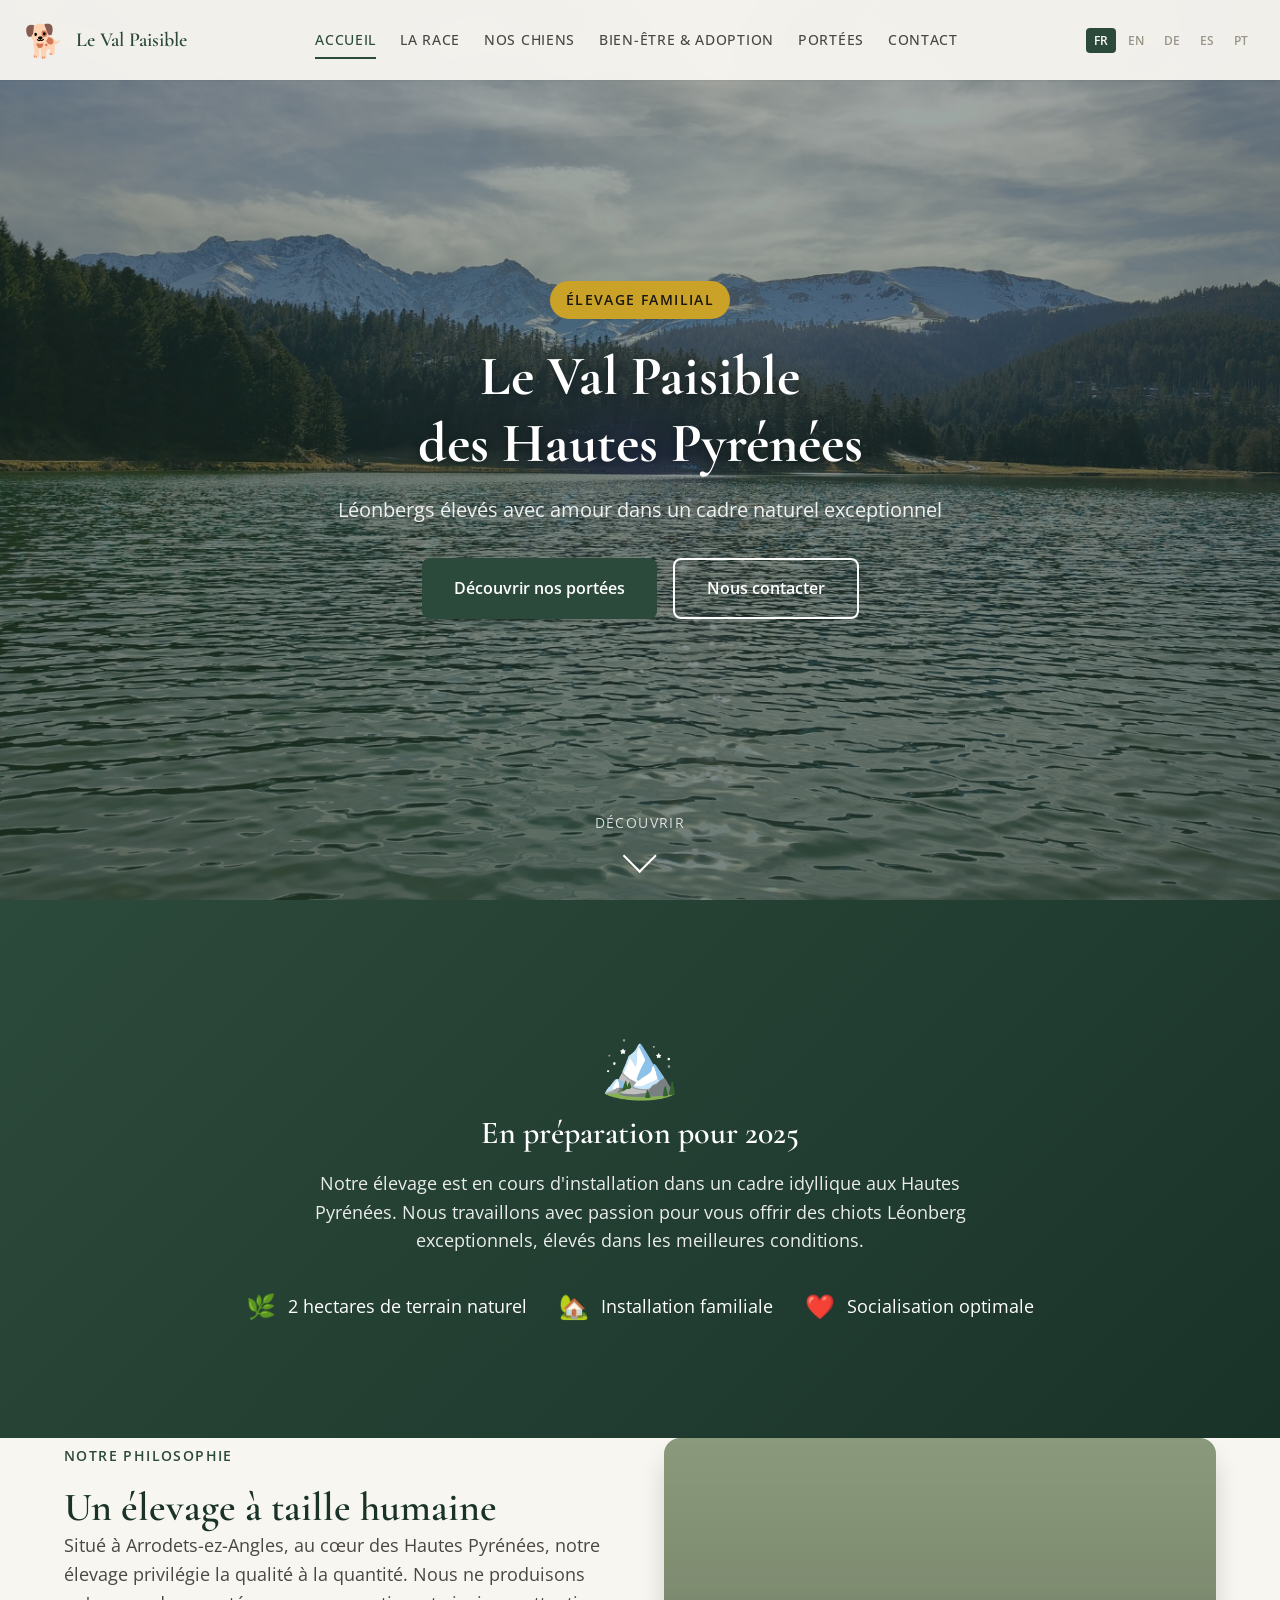
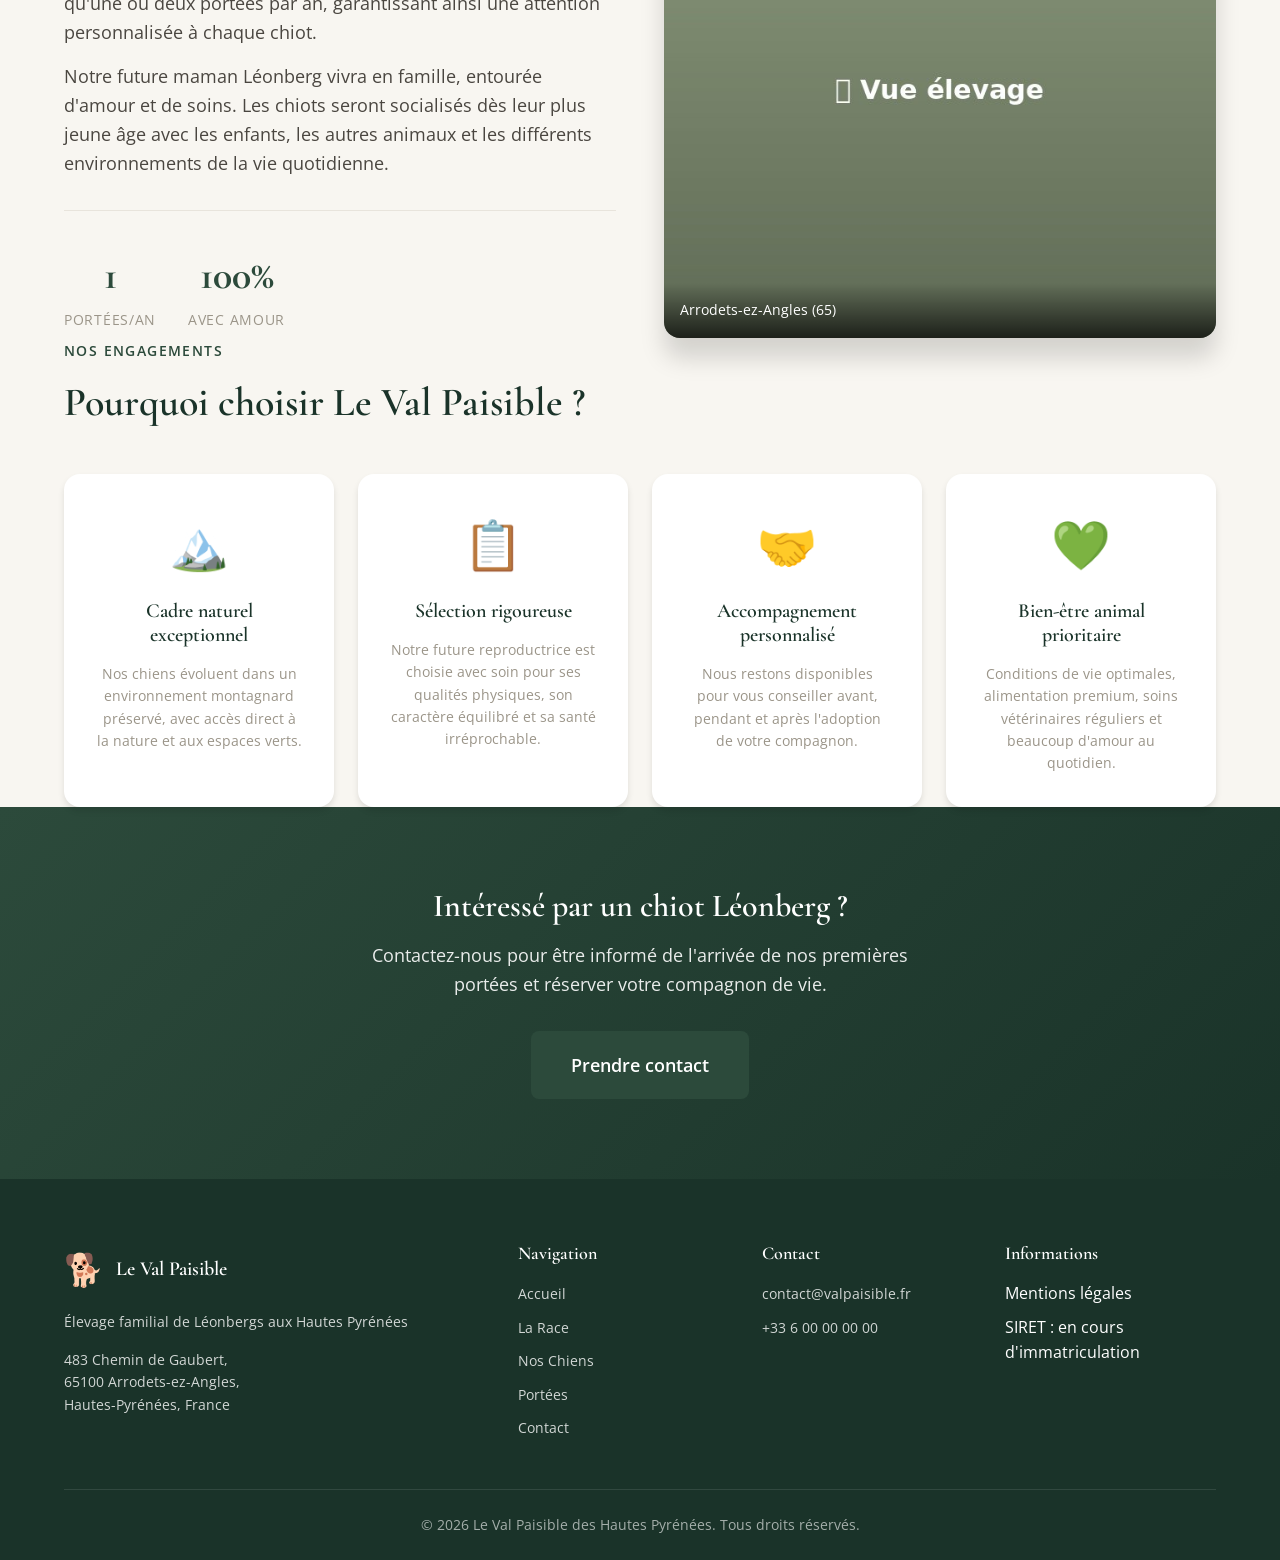
<file: index.html>
<!DOCTYPE html>
<html lang="fr">
<head>
    <meta charset="UTF-8">
    <meta name="viewport" content="width=device-width, initial-scale=1.0">
    <title>Le Val Paisible des Hautes Pyrénées - Élevage Léonberg</title>
    <meta name="description" content="Élevage familial de Léonbergs aux Hautes Pyrénées. Chiots disponibles en 2026. Sélection, bien-être et socialisation dans un cadre naturel exceptionnel.">
    <meta name="keywords" content="léonberg, élevage, chiots, Hautes Pyrénées, chien de race, Arrodets-ez-Angles">
    
    <!-- Open Graph -->
    <meta property="og:title" content="Le Val Paisible des Hautes Pyrénées - Élevage Léonberg">
    <meta property="og:description" content="Élevage familial de Léonbergs aux Hautes Pyrénées. Chiots disponibles en 2026.">
    <meta property="og:type" content="website">
    <meta property="og:url" content="https://val-paisible-leonberg.github.io/index.html">
    <meta property="og:image" content="images/placeholder-og-image.jpg">
    
    <!-- Favicon -->
    <link rel="icon" type="image/svg+xml" href="data:image/svg+xml,<svg xmlns='http://www.w3.org/2000/svg' viewBox='0 0 100 100'><text y='.9em' font-size='90'>🐕</text></svg>">
    
    <!-- CSS -->
    <link rel="stylesheet" href="css/style.css">
    
    <!-- Google Fonts -->
    <link rel="preconnect" href="https://fonts.googleapis.com">
    <link rel="preconnect" href="https://fonts.gstatic.com" crossorigin>
    <link href="https://fonts.googleapis.com/css2?family=Cormorant+Garamond:wght@400;500;600;700&family=Open+Sans:wght@300;400;500;600&display=swap" rel="stylesheet">
</head>
<body>
    <!-- Header -->
    <header class="header">
        <div class="header-container">
            <a href="index.html" class="logo">
                <span class="logo-icon">🐕</span>
                <span class="logo-text">Le Val Paisible</span>
            </a>
            
            <nav class="nav-desktop">
                <a href="index.html" class="nav-link active" data-i18n="nav_home">Accueil</a>
                <a href="la-race.html" class="nav-link" data-i18n="nav_race">La Race</a>
                <a href="nos-chiens.html" class="nav-link" data-i18n="nav_our_dogs">Nos Chiens</a>
                <a href="bien-etre-adoption.html" class="nav-link" data-i18n="nav_adoption">Bien-être & Adoption</a>
                <a href="portees.html" class="nav-link" data-i18n="nav_litters">Portées</a>
                <a href="contact.html" class="nav-link" data-i18n="nav_contact">Contact</a>
            </nav>
            
            <div class="header-actions">
                <!-- Language Switcher -->
                <div class="language-switcher">
                    <button class="lang-btn active" data-lang="fr" title="Français">FR</button>
                    <button class="lang-btn" data-lang="en" title="English">EN</button>
                    <button class="lang-btn" data-lang="de" title="Deutsch">DE</button>
                    <button class="lang-btn" data-lang="es" title="Español">ES</button>
                    <button class="lang-btn" data-lang="pt" title="Português">PT</button>
                </div>
                
                <!-- Mobile Menu Button -->
                <button class="mobile-menu-btn" aria-label="Menu">
                    <span></span>
                    <span></span>
                    <span></span>
                </button>
            </div>
        </div>
        
        <!-- Mobile Menu -->
        <nav class="nav-mobile">
            <a href="index.html" class="nav-link active" data-i18n="nav_home">Accueil</a>
            <a href="la-race.html" class="nav-link" data-i18n="nav_race">La Race</a>
            <a href="nos-chiens.html" class="nav-link" data-i18n="nav_our_dogs">Nos Chiens</a>
            <a href="bien-etre-adoption.html" class="nav-link" data-i18n="nav_adoption">Bien-être & Adoption</a>
            <a href="portees.html" class="nav-link" data-i18n="nav_litters">Portées</a>
            <a href="contact.html" class="nav-link" data-i18n="nav_contact">Contact</a>
        </nav>
    </header>

    <!-- Hero Section -->
    <section class="hero">
        <div class="hero-bg">
            <img src="images/placeholder-hero-mountains.jpg" alt="Paysage des Hautes Pyrénées" class="hero-image">
            <div class="hero-overlay"></div>
        </div>
        <div class="hero-content">
            <span class="hero-badge" data-i18n="hero_badge">Élevage Familial</span>
            <h1 class="hero-title" data-i18n="hero_title">Le Val Paisible<br>des Hautes Pyrénées</h1>
            <p class="hero-subtitle" data-i18n="hero_subtitle">Léonbergs élevés avec amour dans un cadre naturel exceptionnel</p>
            <div class="hero-cta">
                <a href="portees.html" class="btn btn-primary" data-i18n="btn_litters">Découvrir nos portées</a>
                <a href="contact.html" class="btn btn-secondary" data-i18n="btn_contact">Nous contacter</a>
            </div>
        </div>
        <div class="hero-scroll">
            <span class="scroll-text" data-i18n="scroll_down">Découvrir</span>
            <div class="scroll-arrow"></div>
        </div>
    </section>

    <!-- Preparation Badge Section -->
    <section class="preparation-section">
        <div class="container">
            <div class="preparation-badge-large">
                <span class="badge-icon">🏔️</span>
                <h2 data-i18n="prep_title">En préparation pour 2026</h2>
                <p data-i18n="prep_text">Notre élevage est en cours d'installation dans un cadre idyllique aux Hautes Pyrénées. Nous travaillons avec passion pour vous offrir des chiots Léonberg, élevés dans les meilleures conditions.</p>
                <div class="prep-features">
                    <div class="prep-feature">
                        <span class="feature-icon">🌿</span>
                        <span data-i18n="prep_feature1">1 hectares de terrain naturel</span>
                    </div>
                    <div class="prep-feature">
                        <span class="feature-icon">🏡</span>
                        <span data-i18n="prep_feature2">Installation familiale</span>
                    </div>
                    <div class="prep-feature">
                        <span class="feature-icon">❤️</span>
                        <span data-i18n="prep_feature3">Socialisation optimale</span>
                    </div>
                </div>
            </div>
        </div>
    </section>

    <!-- About Section -->
    <section class="about-section">
        <div class="container">
            <div class="about-grid">
                <div class="about-content">
                    <span class="section-label" data-i18n="about_label">Notre Philosophie</span>
                    <h2 class="section-title" data-i18n="about_title">Un élevage à taille humaine</h2>
                    <p class="about-text" data-i18n="about_text1">Situé à Arrodets-ez-Angles, au cœur des Hautes Pyrénées, notre élevage privilégie la qualité à la quantité. Nous ne produisons qu'une portées par an, garantissant ainsi une attention personnalisée à chaque chiot.</p>
                    <p class="about-text" data-i18n="about_text2">Notre future maman Léonberg vie en famille, entourée d'amour et de soins. Les chiots seront socialisés dès leur plus jeune âge avec les autres animaux (chats, chèvres, moutons) et les différents environnements de la vie quotidienne.</p>
                    <div class="about-stats">
                        <div class="stat">
                            <span class="stat-number">1</span>
                            <span class="stat-label" data-i18n="stat_litters">portées/an</span>
                        </div>
                        <div class="stat">
                            <span class="stat-number">100%</span>
                            <span class="stat-label" data-i18n="stat_love">avec amour</span>
                        </div>
                    </div>
                </div>
                <div class="about-image">
                    <img src="images/placeholder-about-landscape.jpg" alt="Paysage des Pyrénées">
                    <div class="about-image-caption">
                        <span data-i18n="caption_location">Arrodets-ez-Angles (65)</span>
                    </div>
                </div>
            </div>
        </div>
    </section>

    <!-- Features Section -->
    <section class="features-section">
        <div class="container">
            <div class="section-header">
                <span class="section-label" data-i18n="features_label">Nos Engagements</span>
                <h2 class="section-title" data-i18n="features_title">Pourquoi choisir Le Val Paisible ?</h2>
            </div>
            <div class="features-grid">
                <div class="feature-card">
                    <div class="feature-icon-large">🏔️</div>
                    <h3 data-i18n="feature1_title">Cadre naturel exceptionnel</h3>
                    <p data-i18n="feature1_text">Nos chiens évoluent dans un environnement montagnard préservé, avec accès direct à la nature et aux espaces verts.</p>
                </div>
                <div class="feature-card">
                    <div class="feature-icon-large">📋</div>
                    <h3 data-i18n="feature2_title">Sélection rigoureuse</h3>
                    <p data-i18n="feature2_text">Notre future reproductrice est choisie avec soin pour ses qualités physiques, son caractère équilibré et sa santé irréprochable.</p>
                </div>
                <div class="feature-card">
                    <div class="feature-icon-large">🤝</div>
                    <h3 data-i18n="feature3_title">Accompagnement personnalisé</h3>
                    <p data-i18n="feature3_text">Nous restons disponibles pour vous conseiller avant, pendant et après l'adoption de votre compagnon.</p>
                </div>
                <div class="feature-card">
                    <div class="feature-icon-large">💚</div>
                    <h3 data-i18n="feature4_title">Bien-être animal prioritaire</h3>
                    <p data-i18n="feature4_text">Conditions de vie optimales, alimentation premium, soins vétérinaires réguliers et beaucoup d'amour au quotidien.</p>
                </div>
            </div>
        </div>
    </section>

    <!-- CTA Section -->
    <section class="cta-section">
        <div class="container">
            <div class="cta-content">
                <h2 data-i18n="cta_title">Intéressé par un chiot Léonberg ?</h2>
                <p data-i18n="cta_text">Contactez-nous pour être informé de l'arrivée de nos premières portées et réserver votre compagnon de vie.</p>
                <a href="contact.html" class="btn btn-primary btn-large" data-i18n="cta_button">Prendre contact</a>
            </div>
        </div>
    </section>

    <!-- Footer -->
    <footer class="footer">
        <div class="container">
            <div class="footer-grid">
                <div class="footer-brand">
                    <a href="index.html" class="footer-logo">
                        <span class="logo-icon">🐕</span>
                        <span class="logo-text">Le Val Paisible</span>
                    </a>
                    <p class="footer-tagline" data-i18n="footer_tagline">Élevage familial de Léonbergs dans les Hautes Pyrénées</p>
                    <address class="footer-address">
                        <span>483 Chemin de Gaubert,</span>
                        <span>65100 Arrodets-ez-Angles,</span>
                        <span>Hautes-Pyrénées, France</span>
                    </address>
                </div>
                <div class="footer-nav">
                    <h4 data-i18n="footer_nav">Navigation</h4>
                    <ul>
                        <li><a href="index.html" data-i18n="nav_home">Accueil</a></li>
                        <li><a href="la-race.html" data-i18n="nav_race">La Race</a></li>
                        <li><a href="nos-chiens.html" data-i18n="nav_our_dogs">Nos Chiens</a></li>
                        <li><a href="portees.html" data-i18n="nav_litters">Portées</a></li>
                        <li><a href="contact.html" data-i18n="nav_contact">Contact</a></li>
                    </ul>
                </div>
                <div class="footer-contact">
                    <h4 data-i18n="footer_contact">Contact</h4>
                    <ul>
                        <li><a href="mailto:contact@valpaisible.fr">contact@valpaisible.fr</a></li>
                        <li><a href="tel:+33600000000">+33 6 00 00 00 00</a></li>
                    </ul>
                </div>
                <div class="footer-legal">
                    <h4 data-i18n="footer_legal">Informations</h4>
                    <ul>
                        <li><a href="#" data-i18n="footer_mentions">Mentions légales</a></li>
                        <li><span data-i18n="footer_siret">SIRET : en cours d'immatriculation</span></li>
                    </ul>
                </div>
            </div>
            <div class="footer-bottom">
                <p>&copy; 2026 Le Val Paisible des Hautes Pyrénées. <span data-i18n="footer_rights">Tous droits réservés.</span></p>
            </div>
        </div>
    </footer>

    <!-- JavaScript -->
    <script src="js/main.js"></script>
</body>
</html>
</file>
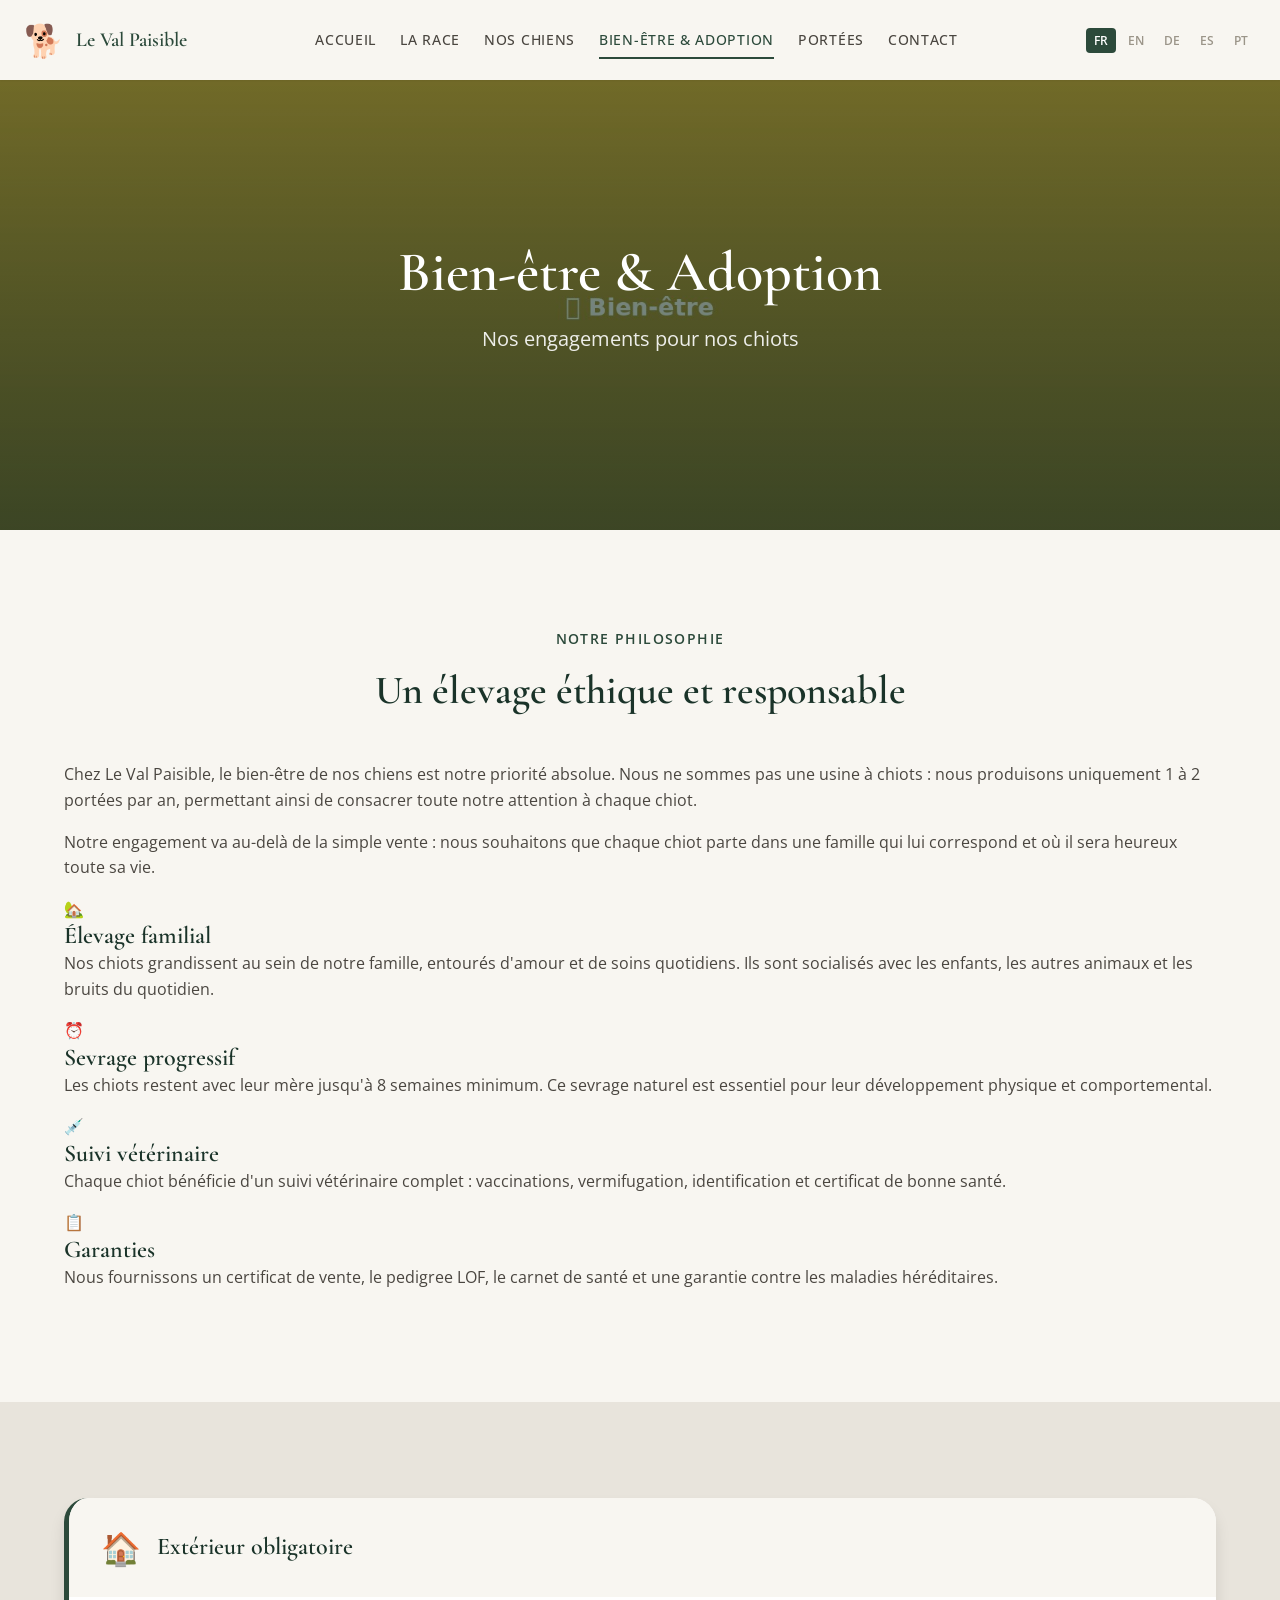
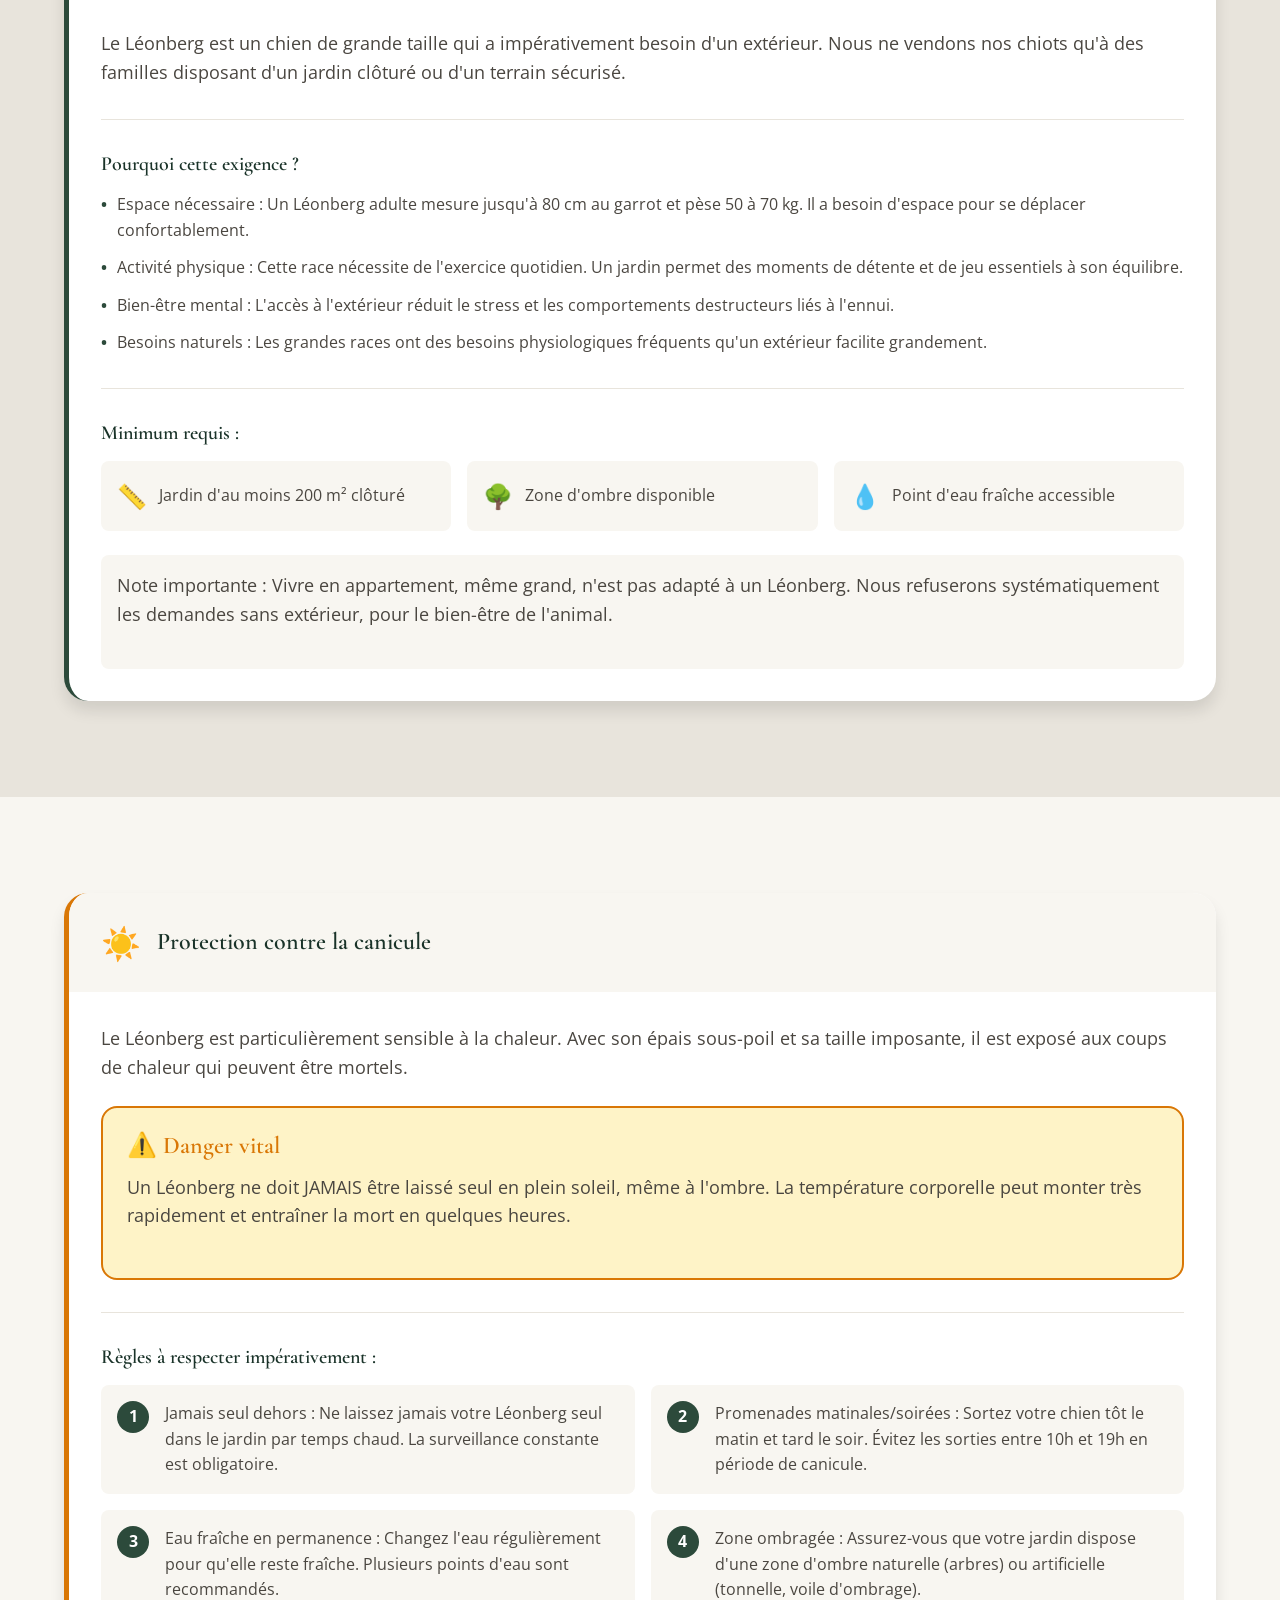
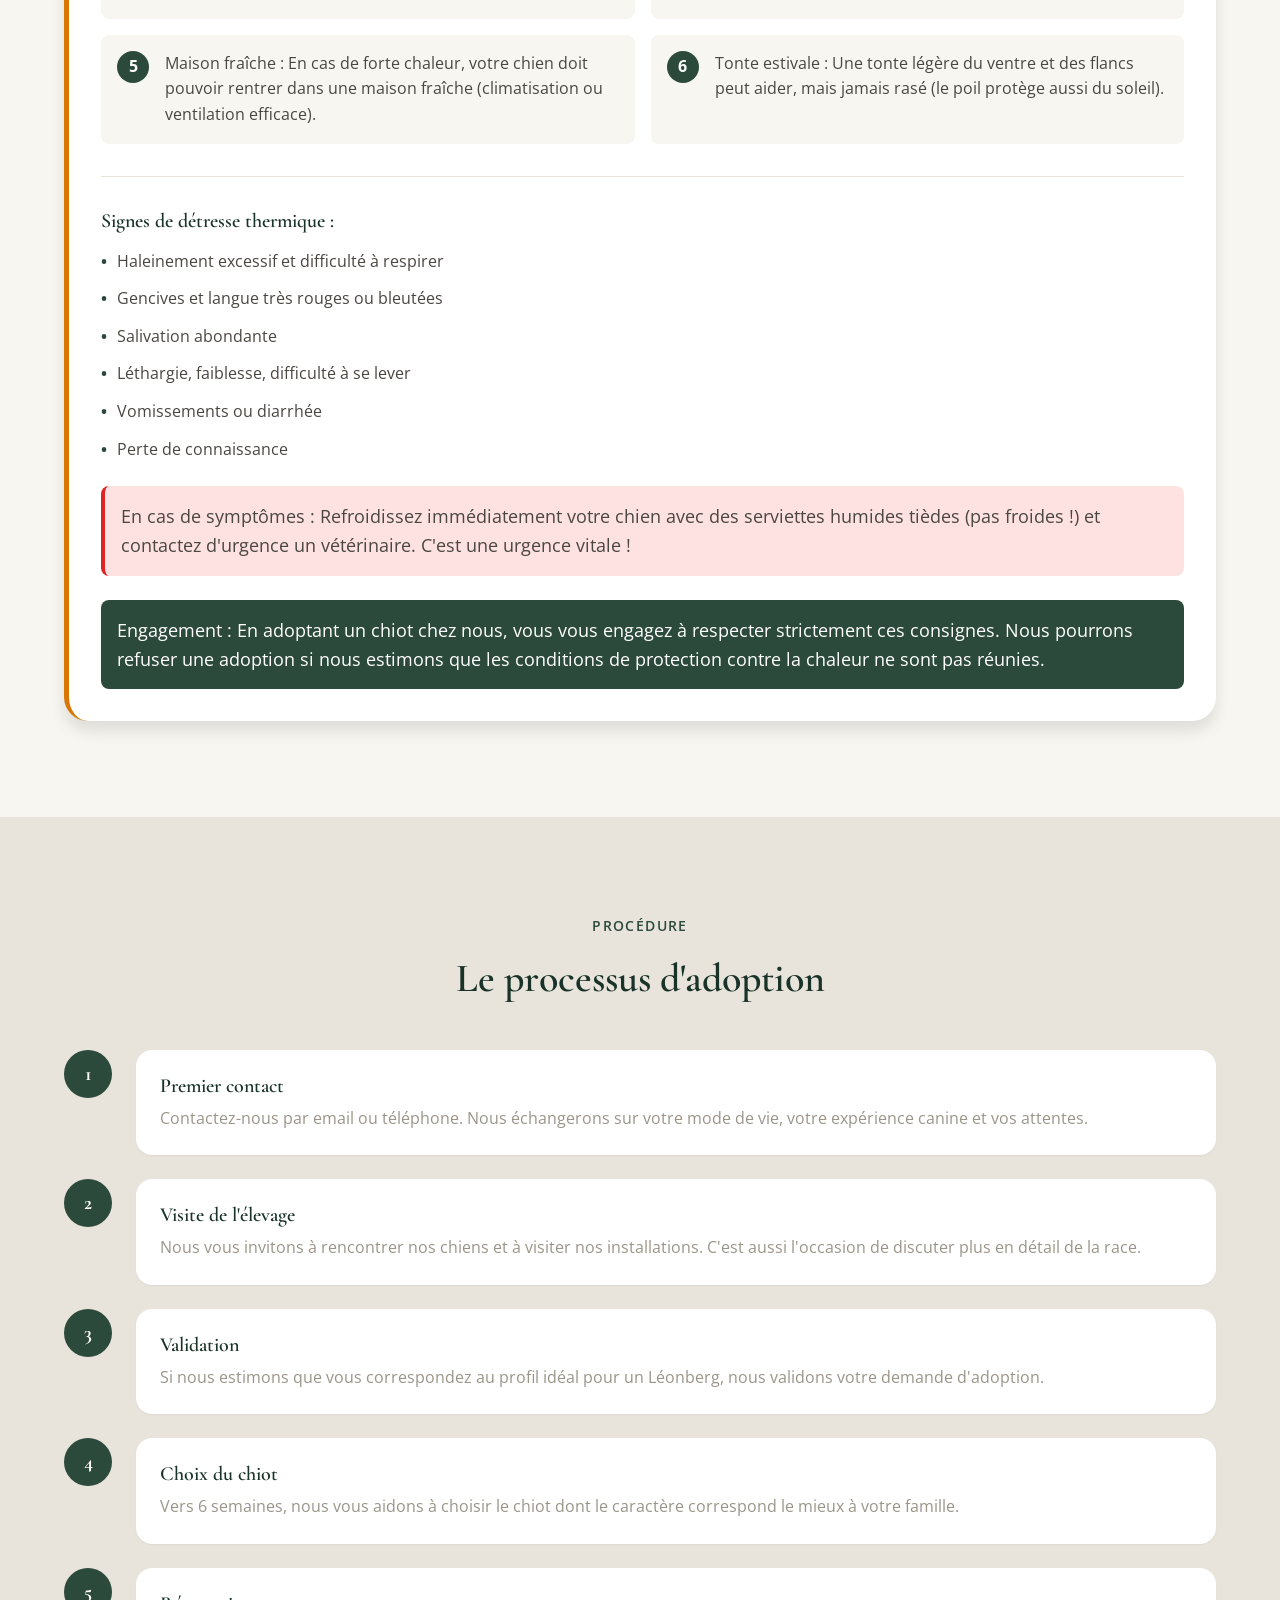
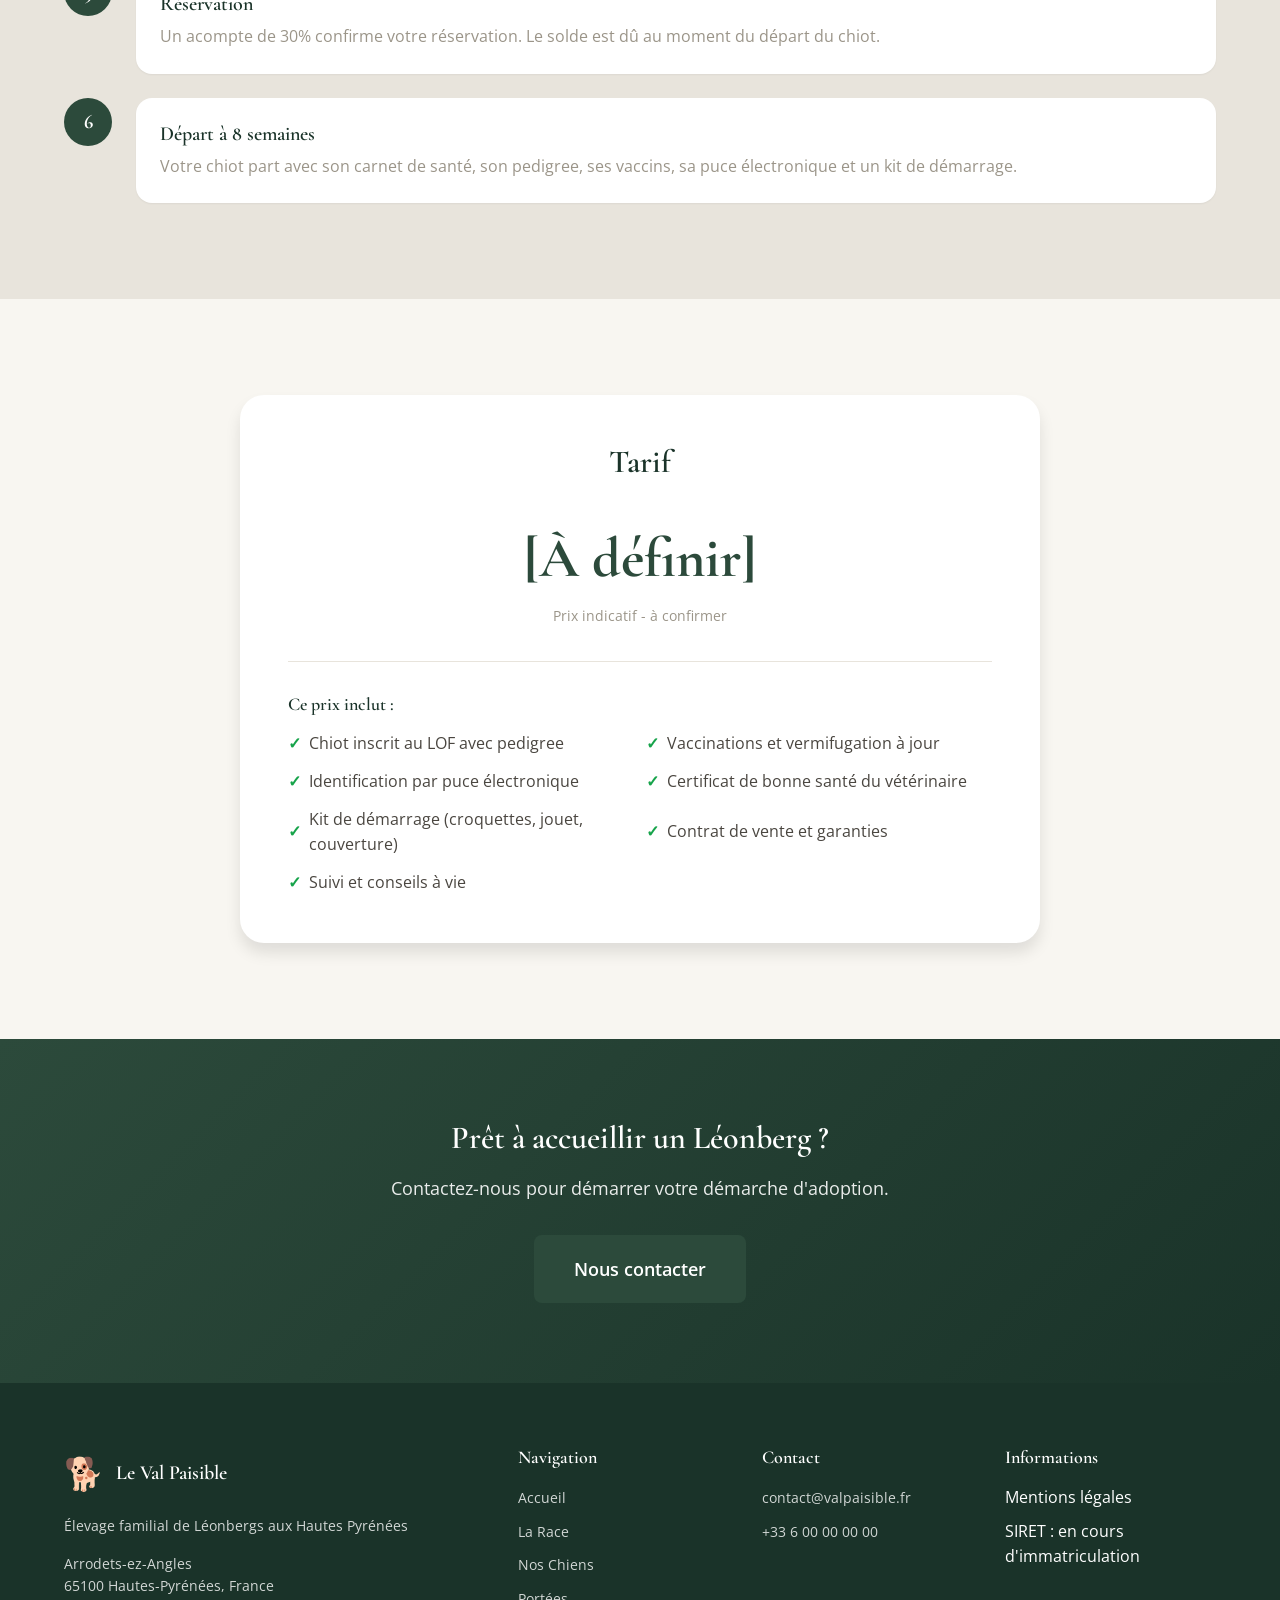
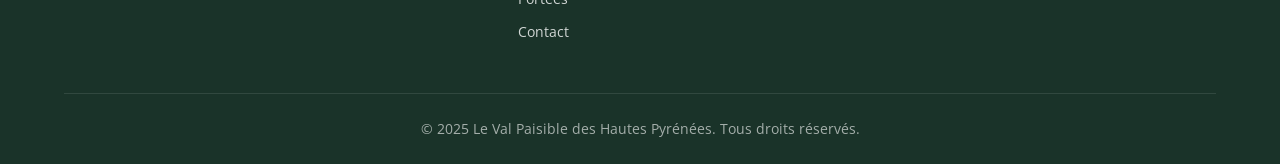
<file: bien-etre-adoption.html>
<!DOCTYPE html>
<html lang="fr">
<head>
    <meta charset="UTF-8">
    <meta name="viewport" content="width=device-width, initial-scale=1.0">
    <title>Bien-être & Adoption - Le Val Paisible des Hautes Pyrénées</title>
    <meta name="description" content="Conditions d'adoption éthiques pour nos chiots Léonberg. Extérieur obligatoire, protection canicule, engagement responsable. Élevage familial aux Hautes Pyrénées.">
    <meta name="keywords" content="adoption léonberg, conditions adoption, bien-être chien, élevage éthique, canicule chien, extérieur chien">
    
    <!-- Open Graph -->
    <meta property="og:title" content="Bien-être & Adoption - Le Val Paisible des Hautes Pyrénées">
    <meta property="og:description" content="Conditions d'adoption éthiques pour nos chiots Léonberg. Engagement responsable.">
    <meta property="og:type" content="website">
    <meta property="og:url" content="https://val-paisible-leonberg.github.io/bien-etre-adoption.html">
    <meta property="og:image" content="images/placeholder-og-image.jpg">
    
    <!-- Favicon -->
    <link rel="icon" type="image/svg+xml" href="data:image/svg+xml,<svg xmlns='http://www.w3.org/2000/svg' viewBox='0 0 100 100'><text y='.9em' font-size='90'>🐕</text></svg>">
    
    <!-- CSS -->
    <link rel="stylesheet" href="css/style.css">
    
    <!-- Google Fonts -->
    <link rel="preconnect" href="https://fonts.googleapis.com">
    <link rel="preconnect" href="https://fonts.gstatic.com" crossorigin>
    <link href="https://fonts.googleapis.com/css2?family=Cormorant+Garamond:wght@400;500;600;700&family=Open+Sans:wght@300;400;500;600&display=swap" rel="stylesheet">
</head>
<body>
    <!-- Header -->
    <header class="header">
        <div class="header-container">
            <a href="index.html" class="logo">
                <span class="logo-icon">🐕</span>
                <span class="logo-text">Le Val Paisible</span>
            </a>
            
            <nav class="nav-desktop">
                <a href="index.html" class="nav-link" data-i18n="nav_home">Accueil</a>
                <a href="la-race.html" class="nav-link" data-i18n="nav_race">La Race</a>
                <a href="nos-chiens.html" class="nav-link" data-i18n="nav_our_dogs">Nos Chiens</a>
                <a href="bien-etre-adoption.html" class="nav-link active" data-i18n="nav_adoption">Bien-être & Adoption</a>
                <a href="portees.html" class="nav-link" data-i18n="nav_litters">Portées</a>
                <a href="contact.html" class="nav-link" data-i18n="nav_contact">Contact</a>
            </nav>
            
            <div class="header-actions">
                <!-- Language Switcher -->
                <div class="language-switcher">
                    <button class="lang-btn active" data-lang="fr" title="Français">FR</button>
                    <button class="lang-btn" data-lang="en" title="English">EN</button>
                    <button class="lang-btn" data-lang="de" title="Deutsch">DE</button>
                    <button class="lang-btn" data-lang="es" title="Español">ES</button>
                    <button class="lang-btn" data-lang="pt" title="Português">PT</button>
                </div>
                
                <!-- Mobile Menu Button -->
                <button class="mobile-menu-btn" aria-label="Menu">
                    <span></span>
                    <span></span>
                    <span></span>
                </button>
            </div>
        </div>
        
        <!-- Mobile Menu -->
        <nav class="nav-mobile">
            <a href="index.html" class="nav-link" data-i18n="nav_home">Accueil</a>
            <a href="la-race.html" class="nav-link" data-i18n="nav_race">La Race</a>
            <a href="nos-chiens.html" class="nav-link" data-i18n="nav_our_dogs">Nos Chiens</a>
            <a href="bien-etre-adoption.html" class="nav-link active" data-i18n="nav_adoption">Bien-être & Adoption</a>
            <a href="portees.html" class="nav-link" data-i18n="nav_litters">Portées</a>
            <a href="contact.html" class="nav-link" data-i18n="nav_contact">Contact</a>
        </nav>
    </header>

    <!-- Page Header -->
    <section class="page-header">
        <div class="page-header-bg">
            <img src="images/placeholder-welfare-header.jpg" alt="Bien-être animal" class="page-header-image">
            <div class="page-header-overlay"></div>
        </div>
        <div class="page-header-content">
            <h1 class="page-title" data-i18n="adoption_title">Bien-être & Adoption</h1>
            <p class="page-subtitle" data-i18n="adoption_subtitle">Nos engagements pour nos chiots</p>
        </div>
    </section>

    <!-- Ethics Section -->
    <section class="content-section">
        <div class="container">
            <div class="section-header centered">
                <span class="section-label" data-i18n="ethics_label">Notre Philosophie</span>
                <h2 class="section-title" data-i18n="ethics_title">Un élevage éthique et responsable</h2>
            </div>
            
            <div class="ethics-intro">
                <p data-i18n="ethics_text1">Chez Le Val Paisible, le bien-être de nos chiens est notre priorité absolue. Nous ne sommes pas une usine à chiots : nous produisons uniquement 1 à 2 portées par an, permettant ainsi de consacrer toute notre attention à chaque chiot.</p>
                <p data-i18n="ethics_text2">Notre engagement va au-delà de la simple vente : nous souhaitons que chaque chiot parte dans une famille qui lui correspond et où il sera heureux toute sa vie.</p>
            </div>
            
            <div class="ethics-grid">
                <div class="ethics-card">
                    <div class="ethics-icon">🏡</div>
                    <h3 data-i18n="ethics1_title">Élevage familial</h3>
                    <p data-i18n="ethics1_text">Nos chiots grandissent au sein de notre famille, entourés d'amour et de soins quotidiens. Ils sont socialisés avec les enfants, les autres animaux et les bruits du quotidien.</p>
                </div>
                
                <div class="ethics-card">
                    <div class="ethics-icon">⏰</div>
                    <h3 data-i18n="ethics2_title">Sevrage progressif</h3>
                    <p data-i18n="ethics2_text">Les chiots restent avec leur mère jusqu'à 8 semaines minimum. Ce sevrage naturel est essentiel pour leur développement physique et comportemental.</p>
                </div>
                
                <div class="ethics-card">
                    <div class="ethics-icon">💉</div>
                    <h3 data-i18n="ethics3_title">Suivi vétérinaire</h3>
                    <p data-i18n="ethics3_text">Chaque chiot bénéficie d'un suivi vétérinaire complet : vaccinations, vermifugation, identification et certificat de bonne santé.</p>
                </div>
                
                <div class="ethics-card">
                    <div class="ethics-icon">📋</div>
                    <h3 data-i18n="ethics4_title">Garanties</h3>
                    <p data-i18n="ethics4_text">Nous fournissons un certificat de vente, le pedigree LOF, le carnet de santé et une garantie contre les maladies héréditaires.</p>
                </div>
            </div>
        </div>
    </section>

    <!-- Outdoor Requirement Section -->
    <section class="content-section bg-light">
        <div class="container">
            <div class="requirement-block important">
                <div class="requirement-header">
                    <span class="requirement-icon">🏠</span>
                    <h2 data-i18n="outdoor_title">Extérieur obligatoire</h2>
                </div>
                
                <div class="requirement-content">
                    <p data-i18n="outdoor_text1"><strong>Le Léonberg est un chien de grande taille qui a impérativement besoin d'un extérieur.</strong> Nous ne vendons nos chiots qu'à des familles disposant d'un jardin clôturé ou d'un terrain sécurisé.</p>
                    
                    <div class="requirement-reasons">
                        <h3 data-i18n="outdoor_why">Pourquoi cette exigence ?</h3>
                        <ul>
                            <li data-i18n="outdoor_reason1"><strong>Espace nécessaire :</strong> Un Léonberg adulte mesure jusqu'à 80 cm au garrot et pèse 50 à 70 kg. Il a besoin d'espace pour se déplacer confortablement.</li>
                            <li data-i18n="outdoor_reason2"><strong>Activité physique :</strong> Cette race nécessite de l'exercice quotidien. Un jardin permet des moments de détente et de jeu essentiels à son équilibre.</li>
                            <li data-i18n="outdoor_reason3"><strong>Bien-être mental :</strong> L'accès à l'extérieur réduit le stress et les comportements destructeurs liés à l'ennui.</li>
                            <li data-i18n="outdoor_reason4"><strong>Besoins naturels :</strong> Les grandes races ont des besoins physiologiques fréquents qu'un extérieur facilite grandement.</li>
                        </ul>
                    </div>
                    
                    <div class="requirement-minimum">
                        <h3 data-i18n="outdoor_min_title">Minimum requis :</h3>
                        <div class="minimum-specs">
                            <div class="spec-item">
                                <span class="spec-icon">📏</span>
                                <span data-i18n="outdoor_min_size">Jardin d'au moins 200 m² clôturé</span>
                            </div>
                            <div class="spec-item">
                                <span class="spec-icon">🌳</span>
                                <span data-i18n="outdoor_min_shade">Zone d'ombre disponible</span>
                            </div>
                            <div class="spec-item">
                                <span class="spec-icon">💧</span>
                                <span data-i18n="outdoor_min_water">Point d'eau fraîche accessible</span>
                            </div>
                        </div>
                    </div>
                    
                    <div class="requirement-note">
                        <p data-i18n="outdoor_note"><strong>Note importante :</strong> Vivre en appartement, même grand, n'est pas adapté à un Léonberg. Nous refuserons systématiquement les demandes sans extérieur, pour le bien-être de l'animal.</p>
                    </div>
                </div>
            </div>
        </div>
    </section>

    <!-- Heat Wave Section -->
    <section class="content-section">
        <div class="container">
            <div class="requirement-block warning">
                <div class="requirement-header">
                    <span class="requirement-icon">☀️</span>
                    <h2 data-i18n="heat_title">Protection contre la canicule</h2>
                </div>
                
                <div class="requirement-content">
                    <p data-i18n="heat_text1"><strong>Le Léonberg est particulièrement sensible à la chaleur.</strong> Avec son épais sous-poil et sa taille imposante, il est exposé aux coups de chaleur qui peuvent être mortels.</p>
                    
                    <div class="heat-danger">
                        <h3 data-i18n="heat_danger_title">⚠️ Danger vital</h3>
                        <p data-i18n="heat_danger_text">Un Léonberg ne doit <strong>JAMAIS</strong> être laissé seul en plein soleil, même à l'ombre. La température corporelle peut monter très rapidement et entraîner la mort en quelques heures.</p>
                    </div>
                    
                    <div class="heat-rules">
                        <h3 data-i18n="heat_rules_title">Règles à respecter impérativement :</h3>
                        <div class="rules-grid">
                            <div class="rule-item">
                                <span class="rule-number">1</span>
                                <p data-i18n="heat_rule1"><strong>Jamais seul dehors :</strong> Ne laissez jamais votre Léonberg seul dans le jardin par temps chaud. La surveillance constante est obligatoire.</p>
                            </div>
                            <div class="rule-item">
                                <span class="rule-number">2</span>
                                <p data-i18n="heat_rule2"><strong>Promenades matinales/soirées :</strong> Sortez votre chien tôt le matin et tard le soir. Évitez les sorties entre 10h et 19h en période de canicule.</p>
                            </div>
                            <div class="rule-item">
                                <span class="rule-number">3</span>
                                <p data-i18n="heat_rule3"><strong>Eau fraîche en permanence :</strong> Changez l'eau régulièrement pour qu'elle reste fraîche. Plusieurs points d'eau sont recommandés.</p>
                            </div>
                            <div class="rule-item">
                                <span class="rule-number">4</span>
                                <p data-i18n="heat_rule4"><strong>Zone ombragée :</strong> Assurez-vous que votre jardin dispose d'une zone d'ombre naturelle (arbres) ou artificielle (tonnelle, voile d'ombrage).</p>
                            </div>
                            <div class="rule-item">
                                <span class="rule-number">5</span>
                                <p data-i18n="heat_rule5"><strong>Maison fraîche :</strong> En cas de forte chaleur, votre chien doit pouvoir rentrer dans une maison fraîche (climatisation ou ventilation efficace).</p>
                            </div>
                            <div class="rule-item">
                                <span class="rule-number">6</span>
                                <p data-i18n="heat_rule6"><strong>Tonte estivale :</strong> Une tonte légère du ventre et des flancs peut aider, mais jamais rasé (le poil protège aussi du soleil).</p>
                            </div>
                        </div>
                    </div>
                    
                    <div class="heat-signs">
                        <h3 data-i18n="heat_signs_title">Signes de détresse thermique :</h3>
                        <ul class="signs-list">
                            <li data-i18n="heat_sign1">Haleinement excessif et difficulté à respirer</li>
                            <li data-i18n="heat_sign2">Gencives et langue très rouges ou bleutées</li>
                            <li data-i18n="heat_sign3">Salivation abondante</li>
                            <li data-i18n="heat_sign4">Léthargie, faiblesse, difficulté à se lever</li>
                            <li data-i18n="heat_sign5">Vomissements ou diarrhée</li>
                            <li data-i18n="heat_sign6">Perte de connaissance</li>
                        </ul>
                        <p class="emergency-note" data-i18n="heat_emergency"><strong>En cas de symptômes :</strong> Refroidissez immédiatement votre chien avec des serviettes humides tièdes (pas froides !) et contactez d'urgence un vétérinaire. C'est une urgence vitale !</p>
                    </div>
                    
                    <div class="requirement-commitment">
                        <p data-i18n="heat_commitment"><strong>Engagement :</strong> En adoptant un chiot chez nous, vous vous engagez à respecter strictement ces consignes. Nous pourrons refuser une adoption si nous estimons que les conditions de protection contre la chaleur ne sont pas réunies.</p>
                    </div>
                </div>
            </div>
        </div>
    </section>

    <!-- Adoption Process Section -->
    <section class="content-section bg-light">
        <div class="container">
            <div class="section-header centered">
                <span class="section-label" data-i18n="process_label">Procédure</span>
                <h2 class="section-title" data-i18n="process_title">Le processus d'adoption</h2>
            </div>
            
            <div class="process-timeline">
                <div class="process-step">
                    <div class="step-number">1</div>
                    <div class="step-content">
                        <h3 data-i18n="step1_title">Premier contact</h3>
                        <p data-i18n="step1_text">Contactez-nous par email ou téléphone. Nous échangerons sur votre mode de vie, votre expérience canine et vos attentes.</p>
                    </div>
                </div>
                
                <div class="process-step">
                    <div class="step-number">2</div>
                    <div class="step-content">
                        <h3 data-i18n="step2_title">Visite de l'élevage</h3>
                        <p data-i18n="step2_text">Nous vous invitons à rencontrer nos chiens et à visiter nos installations. C'est aussi l'occasion de discuter plus en détail de la race.</p>
                    </div>
                </div>
                
                <div class="process-step">
                    <div class="step-number">3</div>
                    <div class="step-content">
                        <h3 data-i18n="step3_title">Validation</h3>
                        <p data-i18n="step3_text">Si nous estimons que vous correspondez au profil idéal pour un Léonberg, nous validons votre demande d'adoption.</p>
                    </div>
                </div>
                
                <div class="process-step">
                    <div class="step-number">4</div>
                    <div class="step-content">
                        <h3 data-i18n="step4_title">Choix du chiot</h3>
                        <p data-i18n="step4_text">Vers 6 semaines, nous vous aidons à choisir le chiot dont le caractère correspond le mieux à votre famille.</p>
                    </div>
                </div>
                
                <div class="process-step">
                    <div class="step-number">5</div>
                    <div class="step-content">
                        <h3 data-i18n="step5_title">Réservation</h3>
                        <p data-i18n="step5_text">Un acompte de 30% confirme votre réservation. Le solde est dû au moment du départ du chiot.</p>
                    </div>
                </div>
                
                <div class="process-step">
                    <div class="step-number">6</div>
                    <div class="step-content">
                        <h3 data-i18n="step6_title">Départ à 8 semaines</h3>
                        <p data-i18n="step6_text">Votre chiot part avec son carnet de santé, son pedigree, ses vaccins, sa puce électronique et un kit de démarrage.</p>
                    </div>
                </div>
            </div>
        </div>
    </section>

    <!-- Pricing Section -->
    <section class="content-section">
        <div class="container">
            <div class="pricing-block">
                <h2 data-i18n="pricing_title">Tarif</h2>
                <div class="pricing-content">
                    <div class="pricing-amount">
                        <span class="price" data-i18n="price">[À définir]</span>
                        <span class="price-note" data-i18n="price_note">Prix indicatif - à confirmer</span>
                    </div>
                    <div class="pricing-includes">
                        <h4 data-i18n="includes_title">Ce prix inclut :</h4>
                        <ul>
                            <li data-i18n="include1">Chiot inscrit au LOF avec pedigree</li>
                            <li data-i18n="include2">Vaccinations et vermifugation à jour</li>
                            <li data-i18n="include3">Identification par puce électronique</li>
                            <li data-i18n="include4">Certificat de bonne santé du vétérinaire</li>
                            <li data-i18n="include5">Kit de démarrage (croquettes, jouet, couverture)</li>
                            <li data-i18n="include6">Contrat de vente et garanties</li>
                            <li data-i18n="include7">Suivi et conseils à vie</li>
                        </ul>
                    </div>
                </div>
            </div>
        </div>
    </section>

    <!-- CTA Section -->
    <section class="cta-section">
        <div class="container">
            <div class="cta-content">
                <h2 data-i18n="adoption_cta_title">Prêt à accueillir un Léonberg ?</h2>
                <p data-i18n="adoption_cta_text">Contactez-nous pour démarrer votre démarche d'adoption.</p>
                <a href="contact.html" class="btn btn-primary btn-large" data-i18n="btn_contact">Nous contacter</a>
            </div>
        </div>
    </section>

    <!-- Footer -->
    <footer class="footer">
        <div class="container">
            <div class="footer-grid">
                <div class="footer-brand">
                    <a href="index.html" class="footer-logo">
                        <span class="logo-icon">🐕</span>
                        <span class="logo-text">Le Val Paisible</span>
                    </a>
                    <p class="footer-tagline" data-i18n="footer_tagline">Élevage familial de Léonbergs aux Hautes Pyrénées</p>
                    <address class="footer-address">
                        <span>Arrodets-ez-Angles</span>
                        <span>65100 Hautes-Pyrénées, France</span>
                    </address>
                </div>
                <div class="footer-nav">
                    <h4 data-i18n="footer_nav">Navigation</h4>
                    <ul>
                        <li><a href="index.html" data-i18n="nav_home">Accueil</a></li>
                        <li><a href="la-race.html" data-i18n="nav_race">La Race</a></li>
                        <li><a href="nos-chiens.html" data-i18n="nav_our_dogs">Nos Chiens</a></li>
                        <li><a href="portees.html" data-i18n="nav_litters">Portées</a></li>
                        <li><a href="contact.html" data-i18n="nav_contact">Contact</a></li>
                    </ul>
                </div>
                <div class="footer-contact">
                    <h4 data-i18n="footer_contact">Contact</h4>
                    <ul>
                        <li><a href="mailto:contact@valpaisible.fr">contact@valpaisible.fr</a></li>
                        <li><a href="tel:+33600000000">+33 6 00 00 00 00</a></li>
                    </ul>
                </div>
                <div class="footer-legal">
                    <h4 data-i18n="footer_legal">Informations</h4>
                    <ul>
                        <li><a href="#" data-i18n="footer_mentions">Mentions légales</a></li>
                        <li><span data-i18n="footer_siret">SIRET : en cours d'immatriculation</span></li>
                    </ul>
                </div>
            </div>
            <div class="footer-bottom">
                <p>&copy; 2025 Le Val Paisible des Hautes Pyrénées. <span data-i18n="footer_rights">Tous droits réservés.</span></p>
            </div>
        </div>
    </footer>

    <!-- JavaScript -->
    <script src="js/main.js"></script>
</body>
</html>
</file>
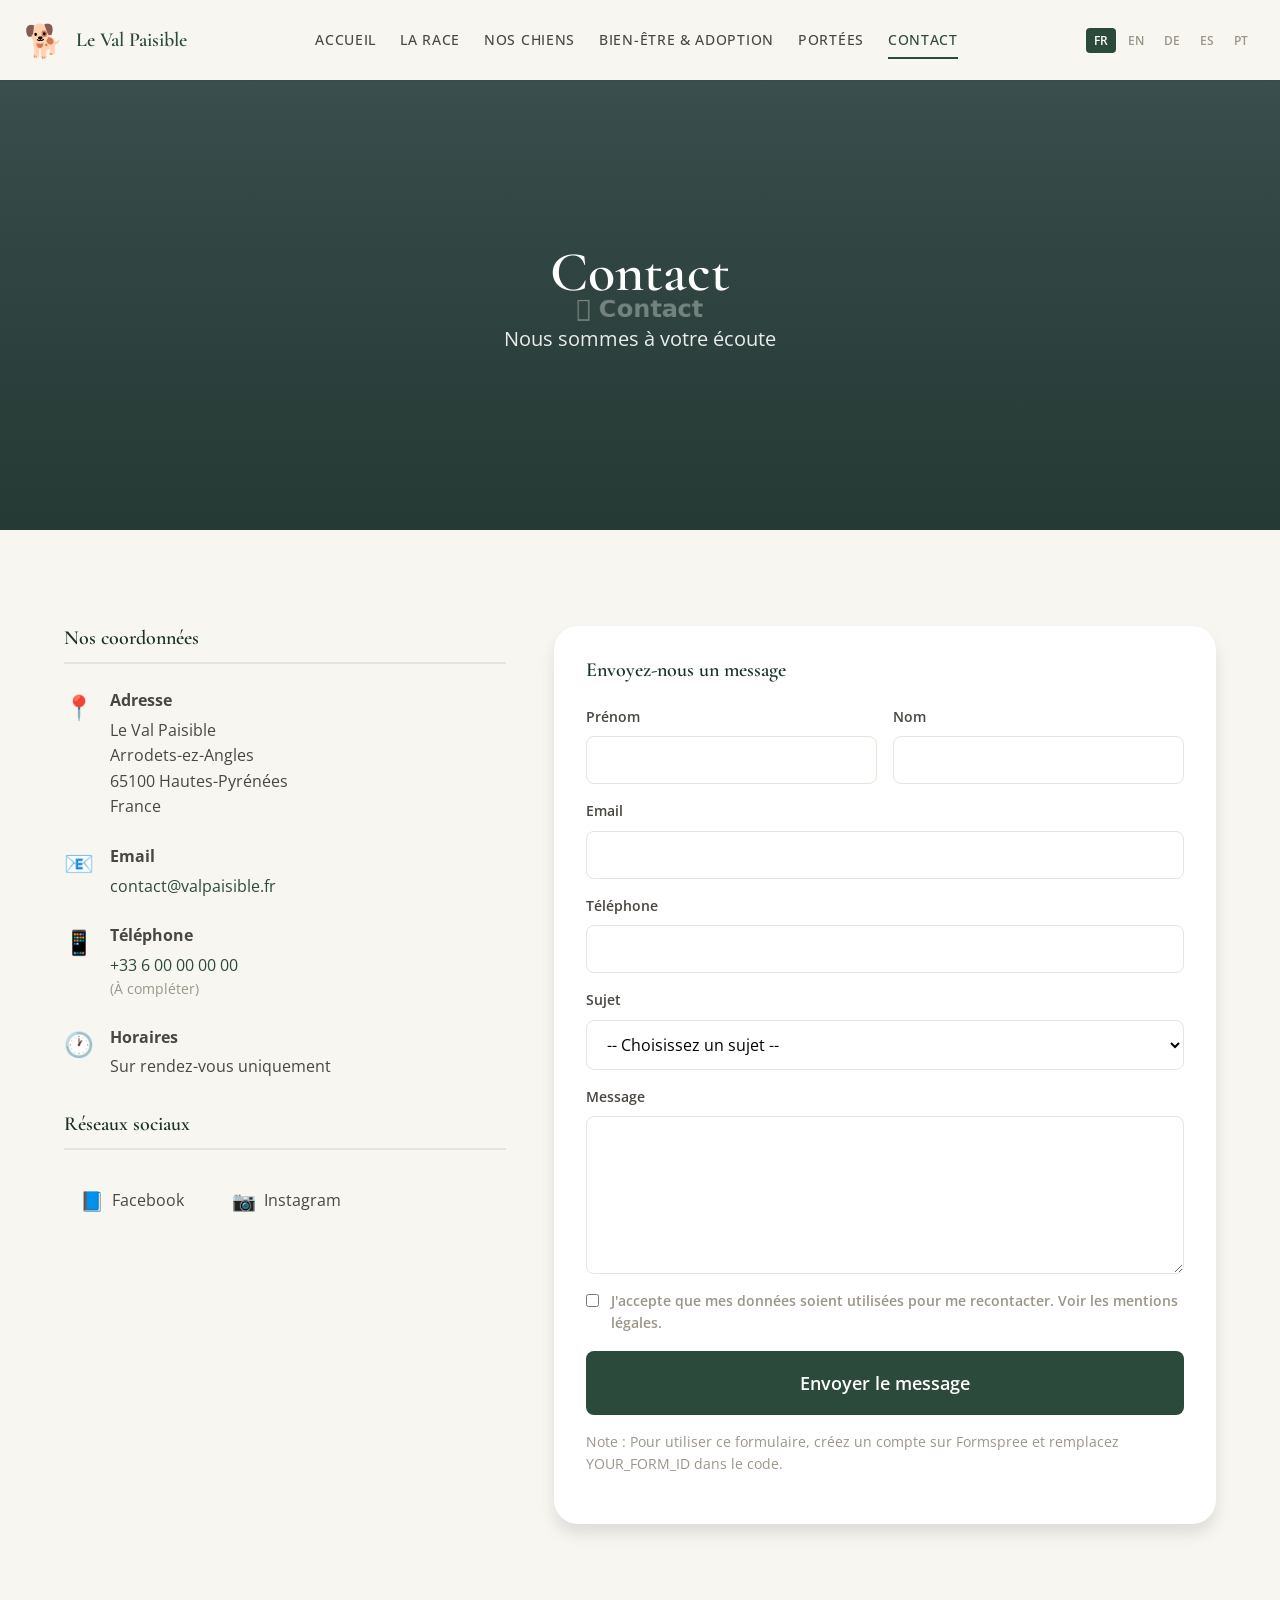
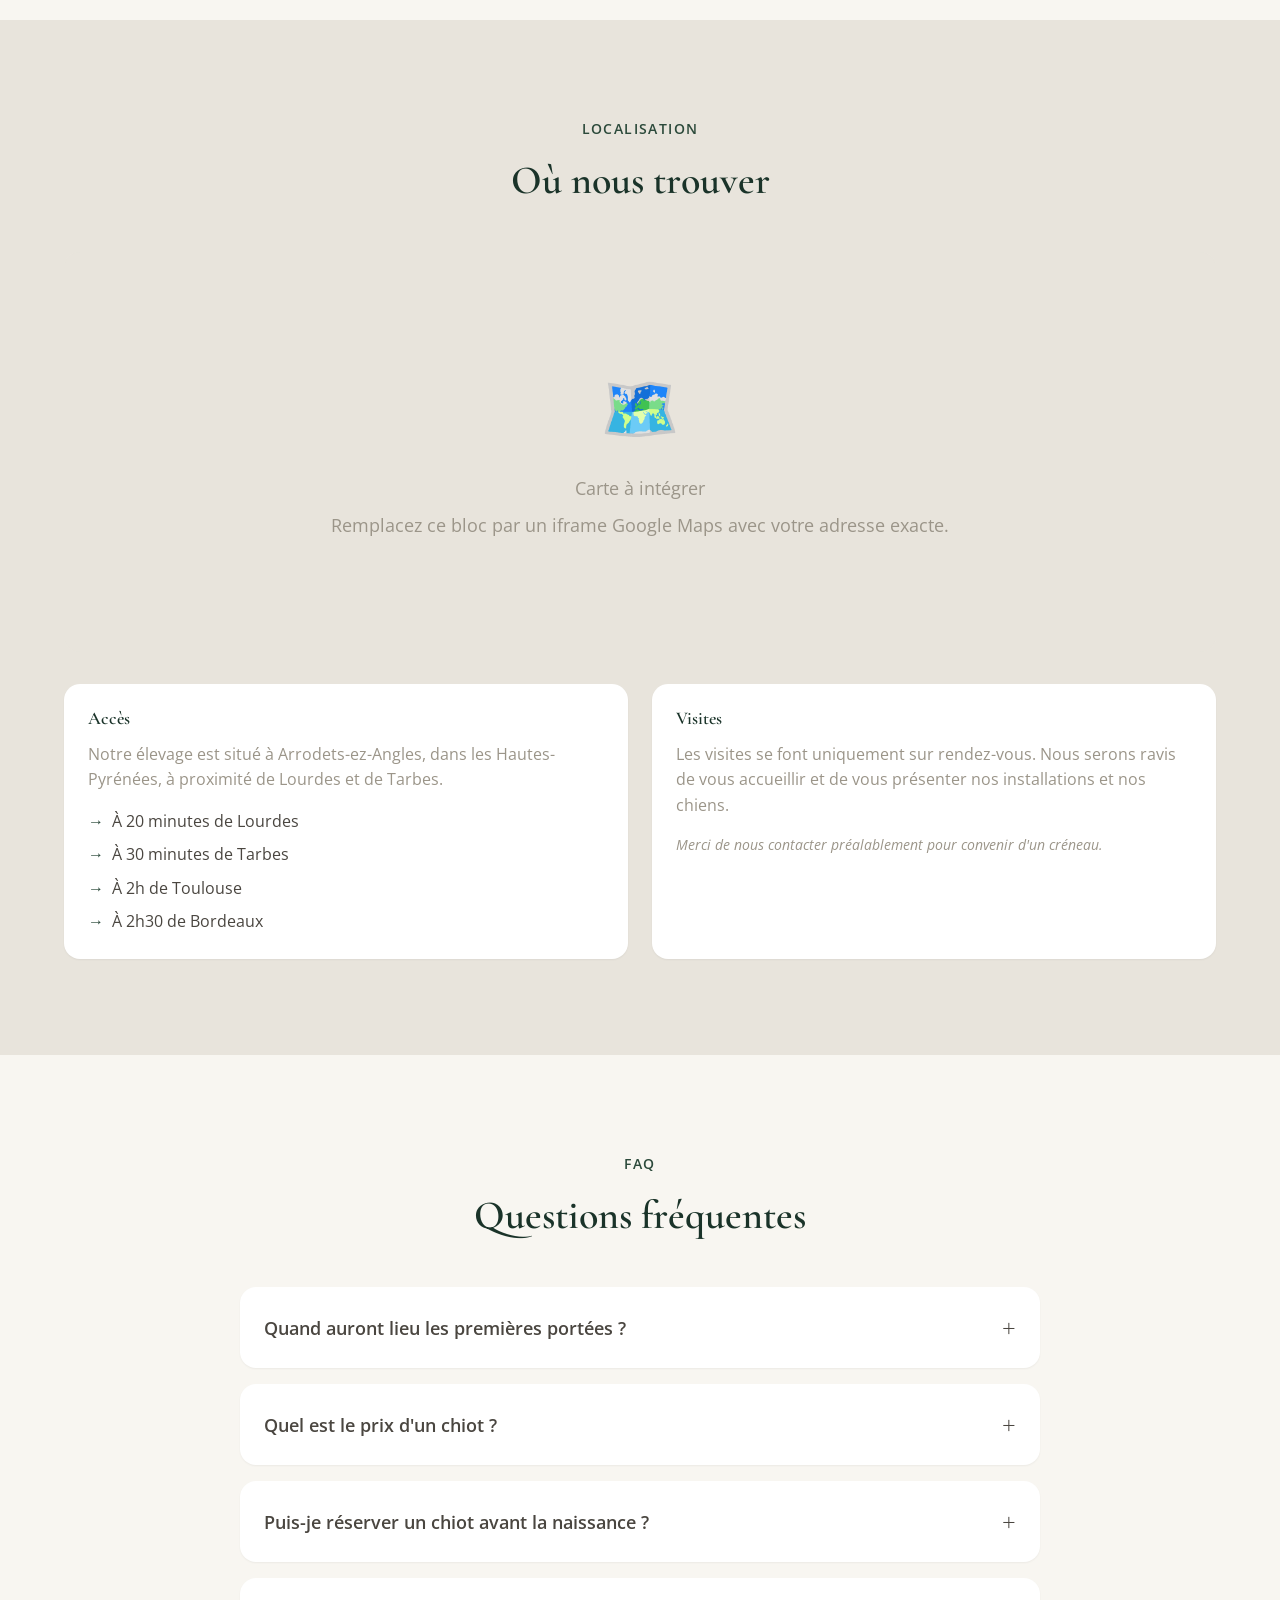
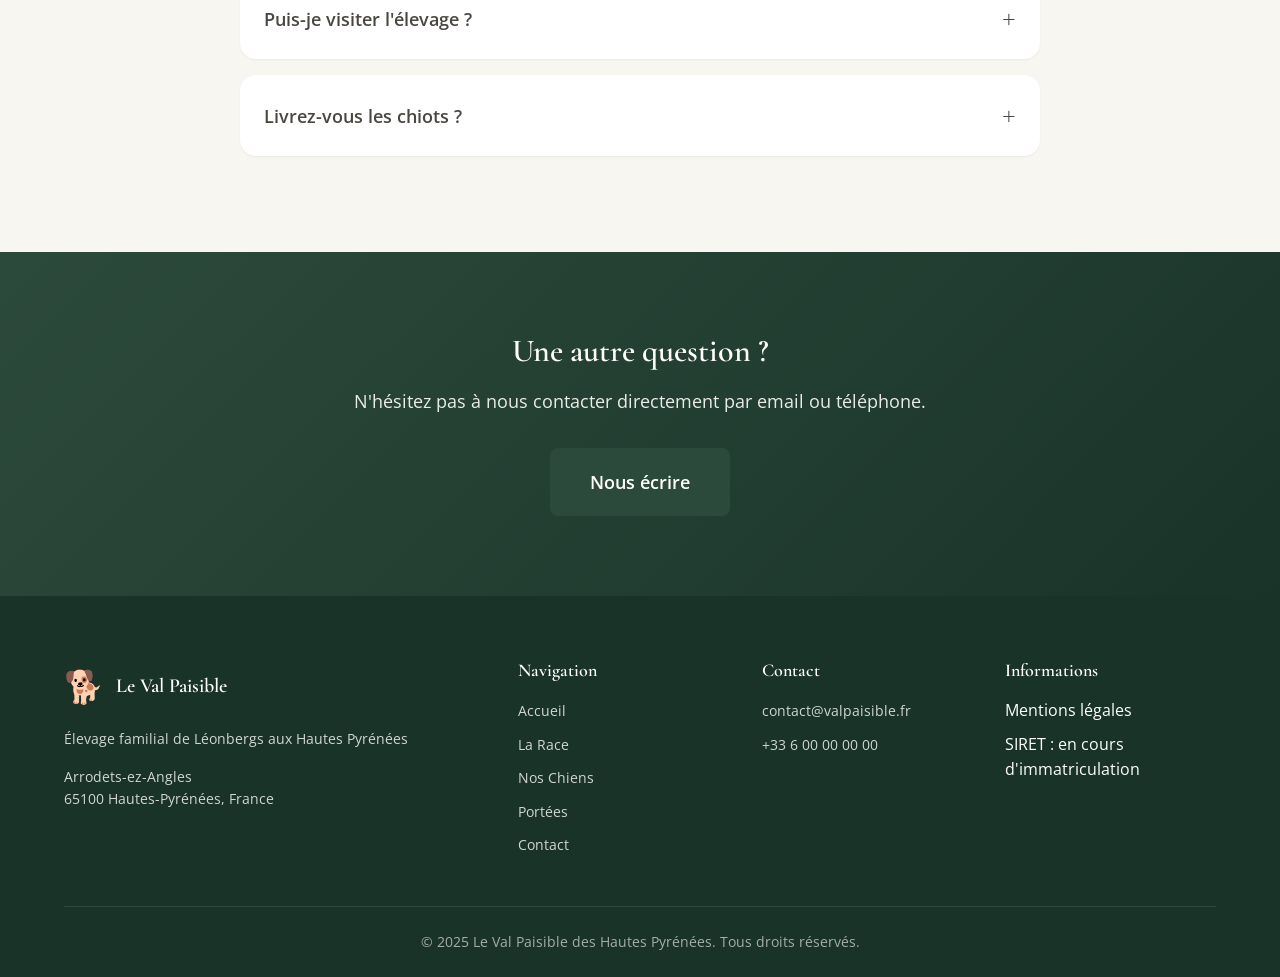
<file: contact.html>
<!DOCTYPE html>
<html lang="fr">
<head>
    <meta charset="UTF-8">
    <meta name="viewport" content="width=device-width, initial-scale=1.0">
    <title>Contact - Le Val Paisible des Hautes Pyrénées</title>
    <meta name="description" content="Contactez l'élevage Le Val Paisible des Hautes Pyrénées. Formulaire de contact, coordonnées et localisation. Élevage familial de Léonbergs.">
    <meta name="keywords" content="contact élevage léonberg, élevage hautes pyrénées, contacter éleveur, léonberg 65">
    
    <!-- Open Graph -->
    <meta property="og:title" content="Contact - Le Val Paisible des Hautes Pyrénées">
    <meta property="og:description" content="Contactez l'élevage Le Val Paisible des Hautes Pyrénées.">
    <meta property="og:type" content="website">
    <meta property="og:url" content="https://val-paisible-leonberg.github.io/contact.html">
    <meta property="og:image" content="images/placeholder-og-image.jpg">
    
    <!-- Favicon -->
    <link rel="icon" type="image/svg+xml" href="data:image/svg+xml,<svg xmlns='http://www.w3.org/2000/svg' viewBox='0 0 100 100'><text y='.9em' font-size='90'>🐕</text></svg>">
    
    <!-- CSS -->
    <link rel="stylesheet" href="css/style.css">
    
    <!-- Google Fonts -->
    <link rel="preconnect" href="https://fonts.googleapis.com">
    <link rel="preconnect" href="https://fonts.gstatic.com" crossorigin>
    <link href="https://fonts.googleapis.com/css2?family=Cormorant+Garamond:wght@400;500;600;700&family=Open+Sans:wght@300;400;500;600&display=swap" rel="stylesheet">
</head>
<body>
    <!-- Header -->
    <header class="header">
        <div class="header-container">
            <a href="index.html" class="logo">
                <span class="logo-icon">🐕</span>
                <span class="logo-text">Le Val Paisible</span>
            </a>
            
            <nav class="nav-desktop">
                <a href="index.html" class="nav-link" data-i18n="nav_home">Accueil</a>
                <a href="la-race.html" class="nav-link" data-i18n="nav_race">La Race</a>
                <a href="nos-chiens.html" class="nav-link" data-i18n="nav_our_dogs">Nos Chiens</a>
                <a href="bien-etre-adoption.html" class="nav-link" data-i18n="nav_adoption">Bien-être & Adoption</a>
                <a href="portees.html" class="nav-link" data-i18n="nav_litters">Portées</a>
                <a href="contact.html" class="nav-link active" data-i18n="nav_contact">Contact</a>
            </nav>
            
            <div class="header-actions">
                <!-- Language Switcher -->
                <div class="language-switcher">
                    <button class="lang-btn active" data-lang="fr" title="Français">FR</button>
                    <button class="lang-btn" data-lang="en" title="English">EN</button>
                    <button class="lang-btn" data-lang="de" title="Deutsch">DE</button>
                    <button class="lang-btn" data-lang="es" title="Español">ES</button>
                    <button class="lang-btn" data-lang="pt" title="Português">PT</button>
                </div>
                
                <!-- Mobile Menu Button -->
                <button class="mobile-menu-btn" aria-label="Menu">
                    <span></span>
                    <span></span>
                    <span></span>
                </button>
            </div>
        </div>
        
        <!-- Mobile Menu -->
        <nav class="nav-mobile">
            <a href="index.html" class="nav-link" data-i18n="nav_home">Accueil</a>
            <a href="la-race.html" class="nav-link" data-i18n="nav_race">La Race</a>
            <a href="nos-chiens.html" class="nav-link" data-i18n="nav_our_dogs">Nos Chiens</a>
            <a href="bien-etre-adoption.html" class="nav-link" data-i18n="nav_adoption">Bien-être & Adoption</a>
            <a href="portees.html" class="nav-link" data-i18n="nav_litters">Portées</a>
            <a href="contact.html" class="nav-link active" data-i18n="nav_contact">Contact</a>
        </nav>
    </header>

    <!-- Page Header -->
    <section class="page-header">
        <div class="page-header-bg">
            <img src="images/placeholder-contact-header.jpg" alt="Contact" class="page-header-image">
            <div class="page-header-overlay"></div>
        </div>
        <div class="page-header-content">
            <h1 class="page-title" data-i18n="contact_title">Contact</h1>
            <p class="page-subtitle" data-i18n="contact_subtitle">Nous sommes à votre écoute</p>
        </div>
    </section>

    <!-- Contact Section -->
    <section class="content-section">
        <div class="container">
            <div class="contact-grid">
                <!-- Contact Info -->
                <div class="contact-info">
                    <div class="info-block">
                        <h3 data-i18n="info_title">Nos coordonnées</h3>
                        
                        <div class="info-item">
                            <span class="info-icon">📍</span>
                            <div class="info-content">
                                <strong data-i18n="label_address">Adresse</strong>
                                <address>
                                    Le Val Paisible<br>
                                    Arrodets-ez-Angles<br>
                                    65100 Hautes-Pyrénées<br>
                                    France
                                </address>
                            </div>
                        </div>
                        
                        <div class="info-item">
                            <span class="info-icon">📧</span>
                            <div class="info-content">
                                <strong data-i18n="label_email">Email</strong>
                                <a href="mailto:contact@valpaisible.fr">contact@valpaisible.fr</a>
                            </div>
                        </div>
                        
                        <div class="info-item">
                            <span class="info-icon">📱</span>
                            <div class="info-content">
                                <strong data-i18n="label_phone">Téléphone</strong>
                                <a href="tel:+33600000000">+33 6 00 00 00 00</a>
                                <span class="phone-note" data-i18n="phone_note">(À compléter)</span>
                            </div>
                        </div>
                        
                        <div class="info-item">
                            <span class="info-icon">🕐</span>
                            <div class="info-content">
                                <strong data-i18n="label_hours">Horaires</strong>
                                <span data-i18n="hours_text">Sur rendez-vous uniquement</span>
                            </div>
                        </div>
                    </div>
                    
                    <div class="info-block">
                        <h3 data-i18n="social_title">Réseaux sociaux</h3>
                        <div class="social-links">
                            <a href="#" class="social-link" aria-label="Facebook">
                                <span class="social-icon">📘</span>
                                <span>Facebook</span>
                            </a>
                            <a href="#" class="social-link" aria-label="Instagram">
                                <span class="social-icon">📷</span>
                                <span>Instagram</span>
                            </a>
                        </div>
                    </div>
                </div>
                
                <!-- Contact Form -->
                <div class="contact-form-wrapper">
                    <h3 data-i18n="form_title">Envoyez-nous un message</h3>
                    
                    <!-- Formspree Form - Remplacez l'URL par votre ID Formspree -->
                    <form class="contact-form" action="https://formspree.io/f/YOUR_FORM_ID" method="POST">
                        <div class="form-row">
                            <div class="form-group">
                                <label for="firstname" data-i18n="label_firstname">Prénom</label>
                                <input type="text" id="firstname" name="firstname" required>
                            </div>
                            <div class="form-group">
                                <label for="lastname" data-i18n="label_lastname">Nom</label>
                                <input type="text" id="lastname" name="lastname" required>
                            </div>
                        </div>
                        
                        <div class="form-group">
                            <label for="email" data-i18n="label_email_form">Email</label>
                            <input type="email" id="email" name="email" required>
                        </div>
                        
                        <div class="form-group">
                            <label for="phone" data-i18n="label_phone_form">Téléphone</label>
                            <input type="tel" id="phone" name="phone">
                        </div>
                        
                        <div class="form-group">
                            <label for="subject" data-i18n="label_subject">Sujet</label>
                            <select id="subject" name="subject" required>
                                <option value="" data-i18n="subject_placeholder">-- Choisissez un sujet --</option>
                                <option value="information" data-i18n="subject_info">Demande d'information</option>
                                <option value="litter" data-i18n="subject_litter">Portées / Réservation</option>
                                <option value="visit" data-i18n="subject_visit">Demande de visite</option>
                                <option value="other" data-i18n="subject_other">Autre</option>
                            </select>
                        </div>
                        
                        <div class="form-group">
                            <label for="message" data-i18n="label_message">Message</label>
                            <textarea id="message" name="message" rows="6" required></textarea>
                        </div>
                        
                        <div class="form-group checkbox">
                            <input type="checkbox" id="privacy" name="privacy" required>
                            <label for="privacy" data-i18n="label_privacy">J'accepte que mes données soient utilisées pour me recontacter. Voir les <a href="#">mentions légales</a>.</label>
                        </div>
                        
                        <button type="submit" class="btn btn-primary btn-large" data-i18n="btn_send">Envoyer le message</button>
                    </form>
                    
                    <p class="form-note" data-i18n="form_note">Note : Pour utiliser ce formulaire, créez un compte sur <a href="https://formspree.io" target="_blank">Formspree</a> et remplacez YOUR_FORM_ID dans le code.</p>
                </div>
            </div>
        </div>
    </section>

    <!-- Map Section -->
    <section class="content-section bg-light">
        <div class="container">
            <div class="section-header centered">
                <span class="section-label" data-i18n="location_label">Localisation</span>
                <h2 class="section-title" data-i18n="location_title">Où nous trouver</h2>
            </div>
            
            <div class="map-container">
                <!-- Placeholder for map - Replace with Google Maps iframe -->
                <div class="map-placeholder">
                    <div class="map-icon">🗺️</div>
                    <p data-i18n="map_text">Carte à intégrer</p>
                    <p class="map-instructions" data-i18n="map_instructions">Remplacez ce bloc par un iframe Google Maps avec votre adresse exacte.</p>
                </div>
            </div>
            
            <div class="location-info">
                <div class="location-card">
                    <h4 data-i18n="access_title">Accès</h4>
                    <p data-i18n="access_text">Notre élevage est situé à Arrodets-ez-Angles, dans les Hautes-Pyrénées, à proximité de Lourdes et de Tarbes.</p>
                    <ul class="access-list">
                        <li data-i18n="access1">À 20 minutes de Lourdes</li>
                        <li data-i18n="access2">À 30 minutes de Tarbes</li>
                        <li data-i18n="access3">À 2h de Toulouse</li>
                        <li data-i18n="access4">À 2h30 de Bordeaux</li>
                    </ul>
                </div>
                
                <div class="location-card">
                    <h4 data-i18n="visit_title">Visites</h4>
                    <p data-i18n="visit_text">Les visites se font uniquement sur rendez-vous. Nous serons ravis de vous accueillir et de vous présenter nos installations et nos chiens.</p>
                    <p class="visit-note" data-i18n="visit_note">Merci de nous contacter préalablement pour convenir d'un créneau.</p>
                </div>
            </div>
        </div>
    </section>

    <!-- FAQ Section -->
    <section class="content-section">
        <div class="container">
            <div class="section-header centered">
                <span class="section-label" data-i18n="faq_label">FAQ</span>
                <h2 class="section-title" data-i18n="faq_title">Questions fréquentes</h2>
            </div>
            
            <div class="faq-list">
                <div class="faq-item">
                    <button class="faq-question">
                        <span data-i18n="faq1_question">Quand auront lieu les premières portées ?</span>
                        <span class="faq-toggle">+</span>
                    </button>
                    <div class="faq-answer">
                        <p data-i18n="faq1_answer">Nous prévoyons nos premières portées pour 2025. Notre élevage est actuellement en phase d'installation et de sélection de notre future reproductrice. Inscrivez-vous à nos alertes pour être informé en priorité.</p>
                    </div>
                </div>
                
                <div class="faq-item">
                    <button class="faq-question">
                        <span data-i18n="faq2_question">Quel est le prix d'un chiot ?</span>
                        <span class="faq-toggle">+</span>
                    </button>
                    <div class="faq-answer">
                        <p data-i18n="faq2_answer">Le prix sera défini prochainement et communiqué sur cette page. Il inclura le pedigree LOF, les vaccins, l'identification, le certificat de santé et un kit de démarrage.</p>
                    </div>
                </div>
                
                <div class="faq-item">
                    <button class="faq-question">
                        <span data-i18n="faq3_question">Puis-je réserver un chiot avant la naissance ?</span>
                        <span class="faq-toggle">+</span>
                    </button>
                    <div class="faq-answer">
                        <p data-i18n="faq3_answer">Nous acceptons les pré-réservations une fois la saillie confirmée. Un acompte de 30% sera demandé pour valider la réservation définitive après la naissance.</p>
                    </div>
                </div>
                
                <div class="faq-item">
                    <button class="faq-question">
                        <span data-i18n="faq4_question">Puis-je visiter l'élevage ?</span>
                        <span class="faq-toggle">+</span>
                    </button>
                    <div class="faq-answer">
                        <p data-i18n="faq4_answer">Oui, les visites sont possibles sur rendez-vous. Nous serons ravis de vous accueillir et de vous présenter nos installations et nos chiens.</p>
                    </div>
                </div>
                
                <div class="faq-item">
                    <button class="faq-question">
                        <span data-i18n="faq5_question">Livrez-vous les chiots ?</span>
                        <span class="faq-toggle">+</span>
                    </button>
                    <div class="faq-answer">
                        <p data-i18n="faq5_answer">Nous privilégions les remises en main propre pour que vous puissiez rencontrer vos futurs compagnons. Des solutions peuvent être envisagées pour les adoptants éloignés.</p>
                    </div>
                </div>
            </div>
        </div>
    </section>

    <!-- CTA Section -->
    <section class="cta-section">
        <div class="container">
            <div class="cta-content">
                <h2 data-i18n="contact_cta_title">Une autre question ?</h2>
                <p data-i18n="contact_cta_text">N'hésitez pas à nous contacter directement par email ou téléphone.</p>
                <a href="mailto:contact@valpaisible.fr" class="btn btn-primary btn-large" data-i18n="btn_email">Nous écrire</a>
            </div>
        </div>
    </section>

    <!-- Footer -->
    <footer class="footer">
        <div class="container">
            <div class="footer-grid">
                <div class="footer-brand">
                    <a href="index.html" class="footer-logo">
                        <span class="logo-icon">🐕</span>
                        <span class="logo-text">Le Val Paisible</span>
                    </a>
                    <p class="footer-tagline" data-i18n="footer_tagline">Élevage familial de Léonbergs aux Hautes Pyrénées</p>
                    <address class="footer-address">
                        <span>Arrodets-ez-Angles</span>
                        <span>65100 Hautes-Pyrénées, France</span>
                    </address>
                </div>
                <div class="footer-nav">
                    <h4 data-i18n="footer_nav">Navigation</h4>
                    <ul>
                        <li><a href="index.html" data-i18n="nav_home">Accueil</a></li>
                        <li><a href="la-race.html" data-i18n="nav_race">La Race</a></li>
                        <li><a href="nos-chiens.html" data-i18n="nav_our_dogs">Nos Chiens</a></li>
                        <li><a href="portees.html" data-i18n="nav_litters">Portées</a></li>
                        <li><a href="contact.html" data-i18n="nav_contact">Contact</a></li>
                    </ul>
                </div>
                <div class="footer-contact">
                    <h4 data-i18n="footer_contact">Contact</h4>
                    <ul>
                        <li><a href="mailto:contact@valpaisible.fr">contact@valpaisible.fr</a></li>
                        <li><a href="tel:+33600000000">+33 6 00 00 00 00</a></li>
                    </ul>
                </div>
                <div class="footer-legal">
                    <h4 data-i18n="footer_legal">Informations</h4>
                    <ul>
                        <li><a href="#" data-i18n="footer_mentions">Mentions légales</a></li>
                        <li><span data-i18n="footer_siret">SIRET : en cours d'immatriculation</span></li>
                    </ul>
                </div>
            </div>
            <div class="footer-bottom">
                <p>&copy; 2025 Le Val Paisible des Hautes Pyrénées. <span data-i18n="footer_rights">Tous droits réservés.</span></p>
            </div>
        </div>
    </footer>

    <!-- JavaScript -->
    <script src="js/main.js"></script>
</body>
</html>
</file>
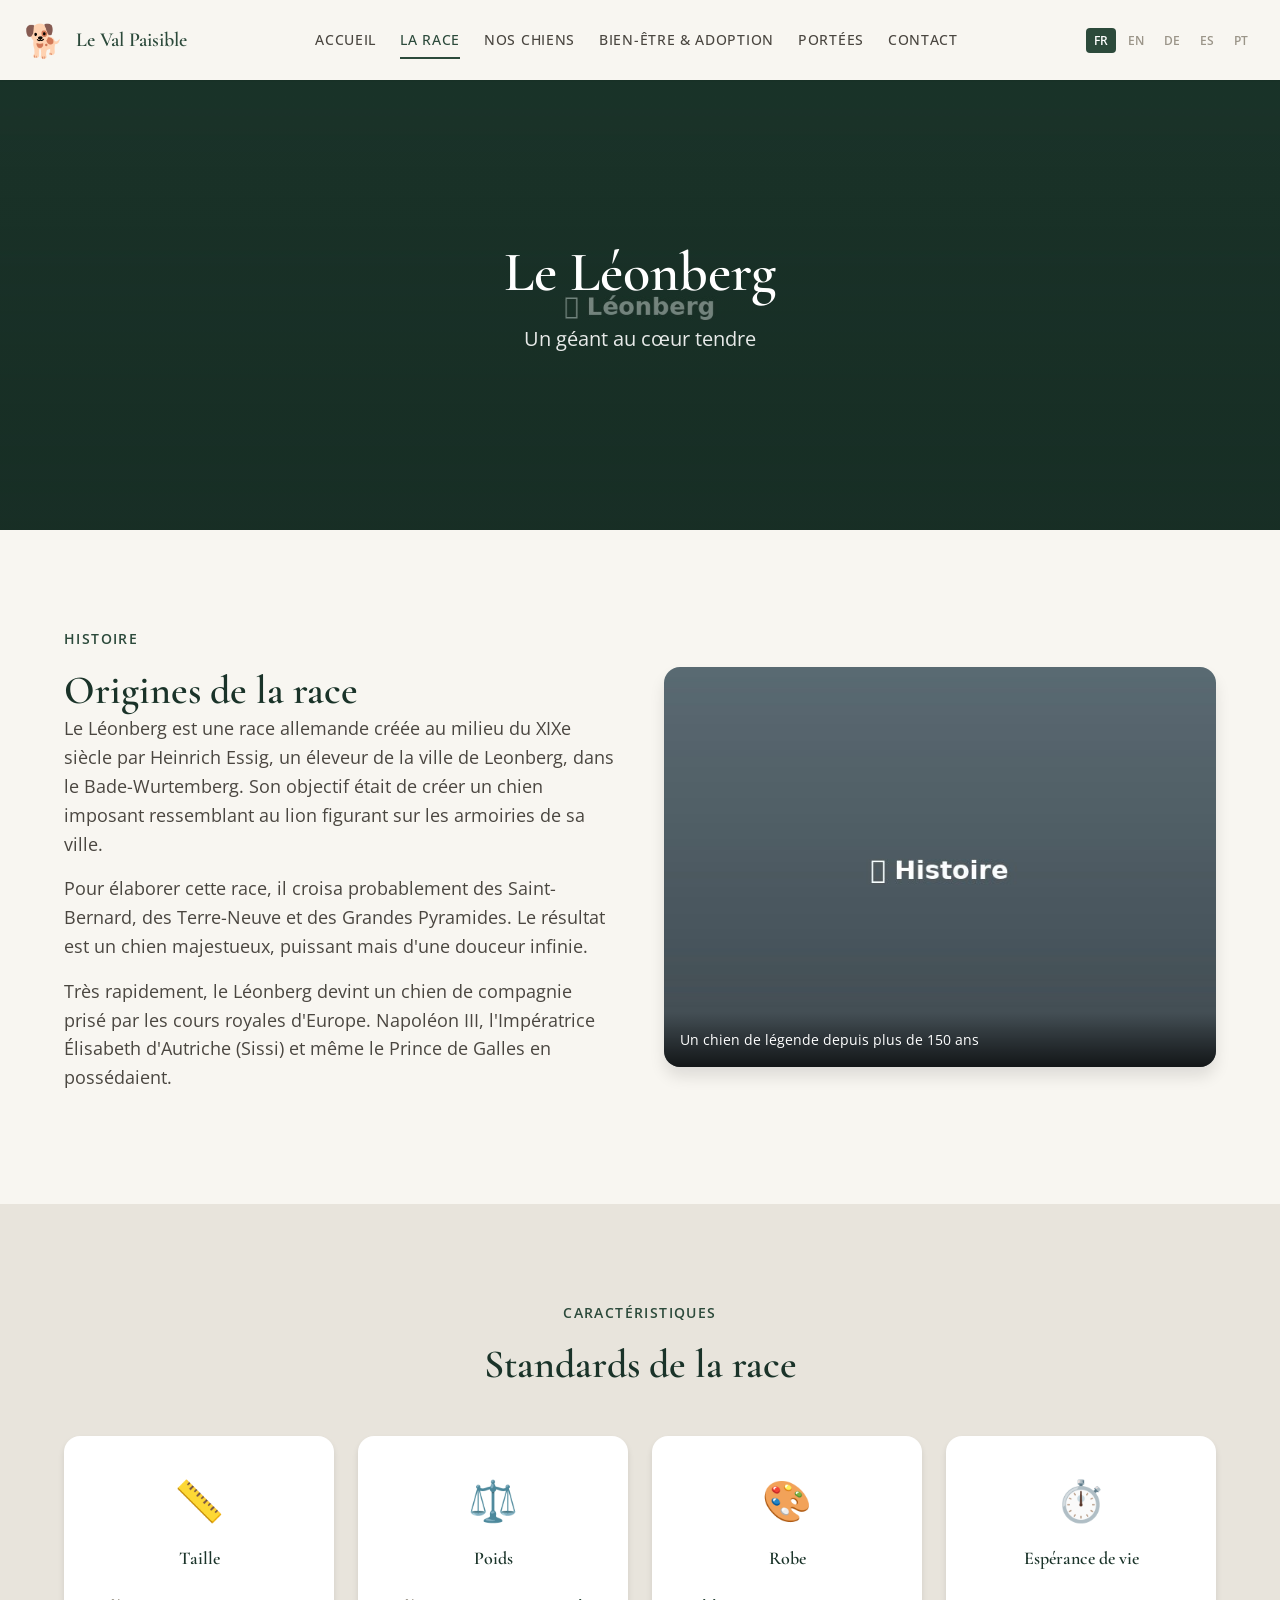
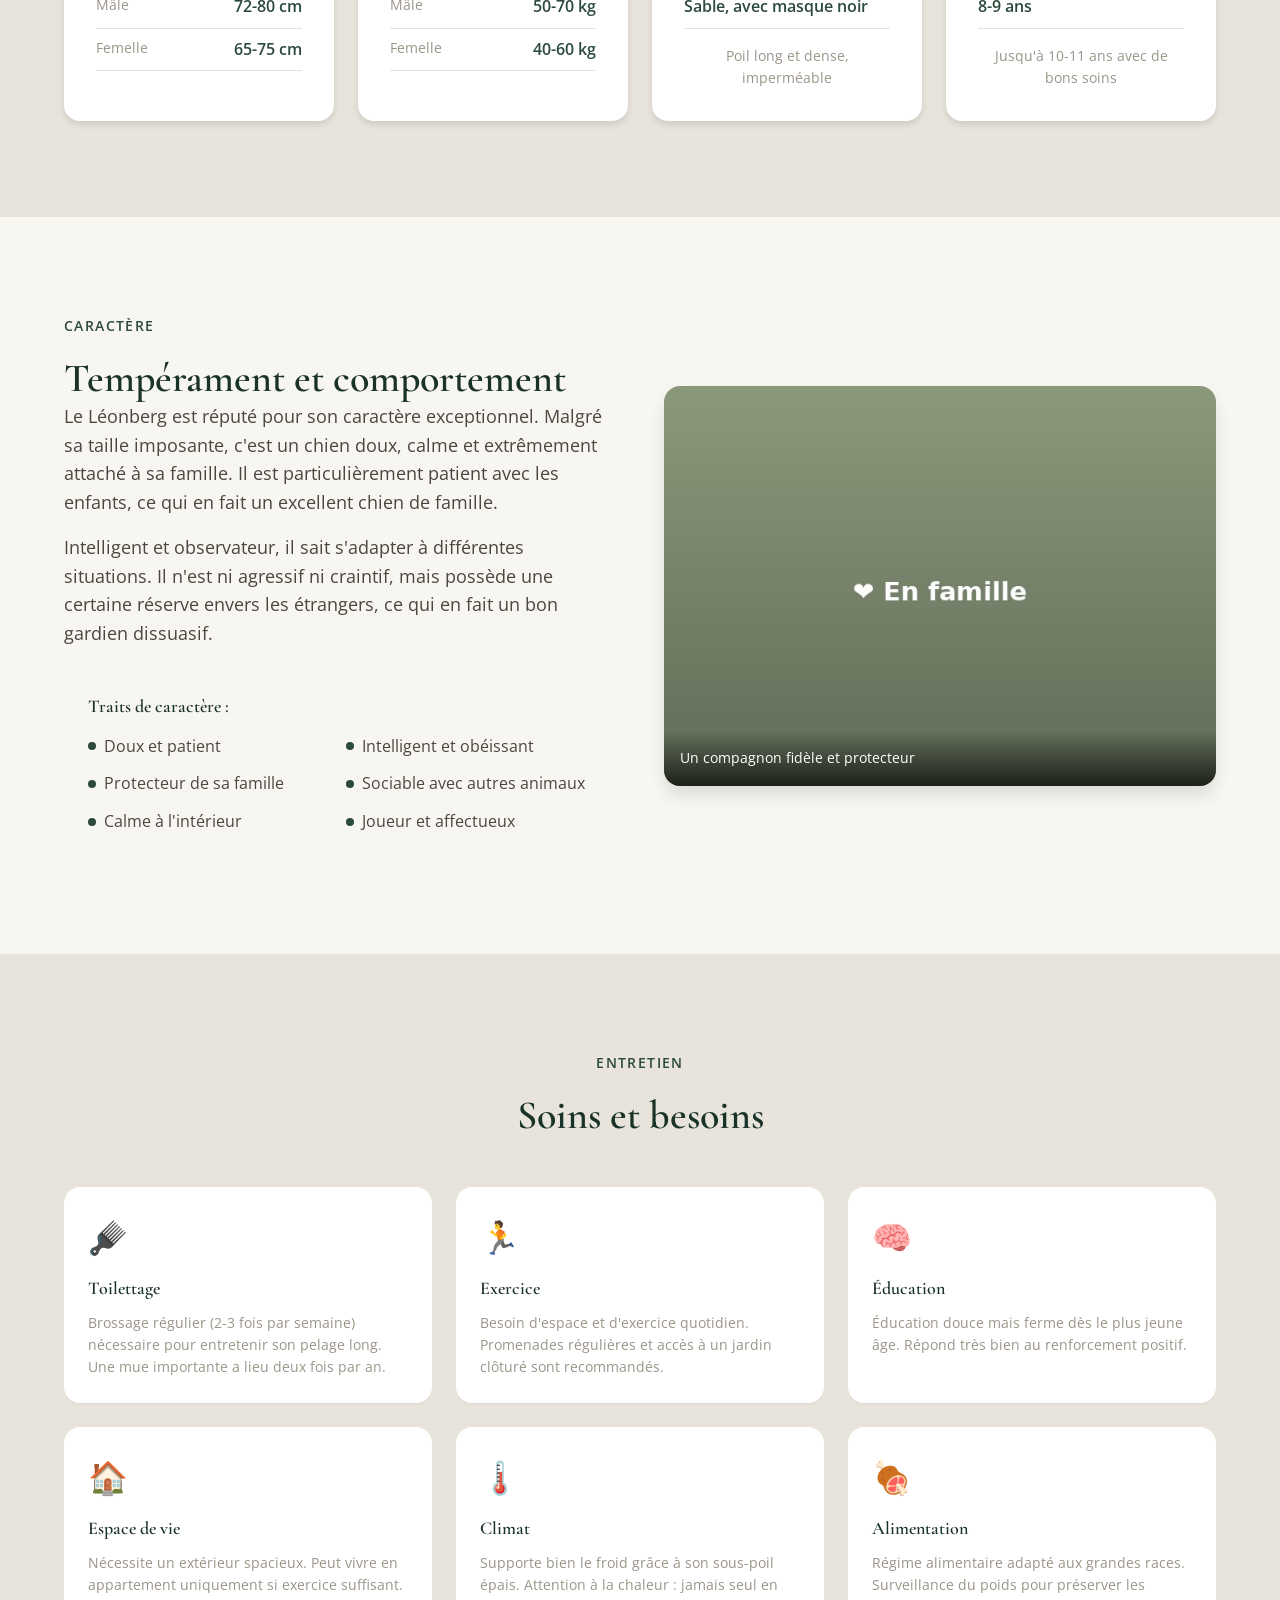
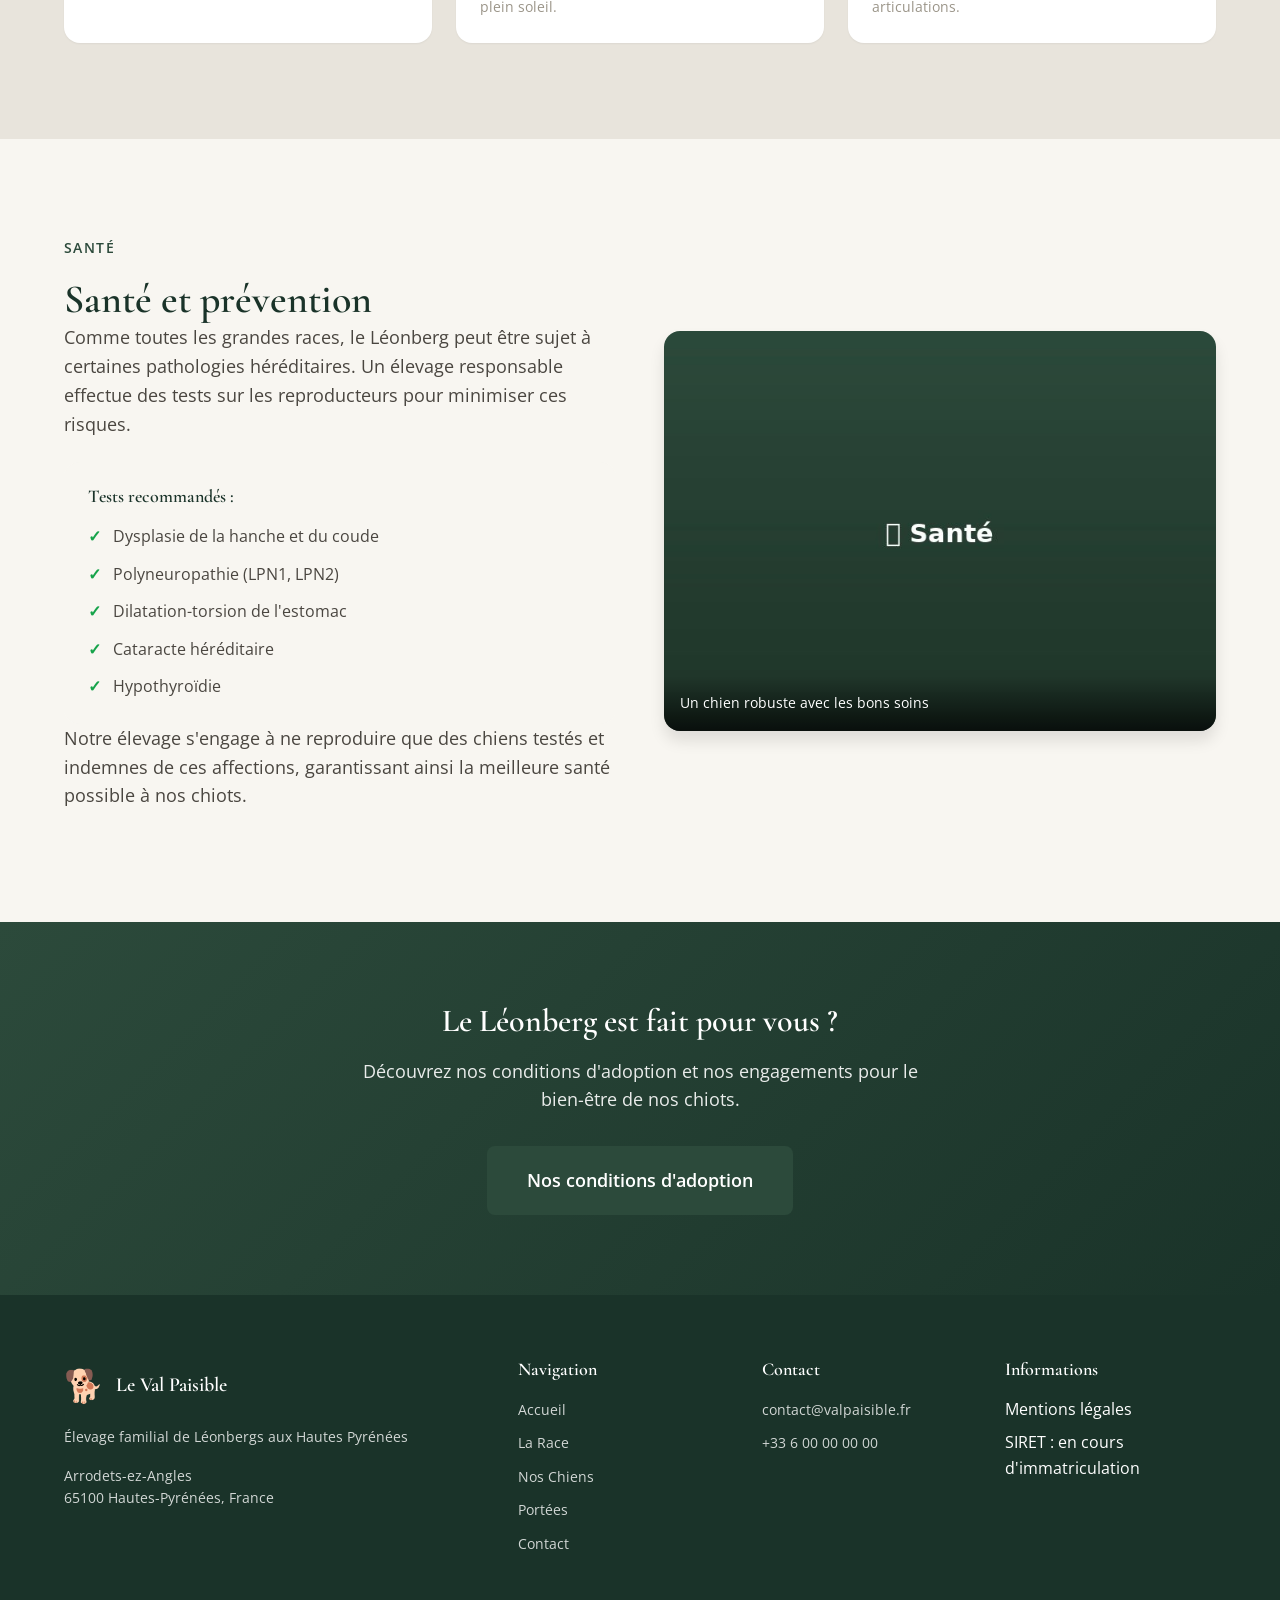
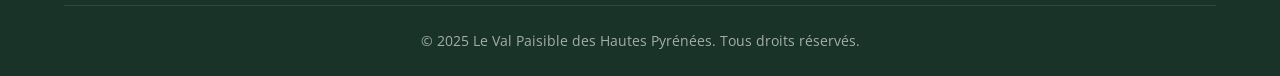
<file: la-race.html>
<!DOCTYPE html>
<html lang="fr">
<head>
    <meta charset="UTF-8">
    <meta name="viewport" content="width=device-width, initial-scale=1.0">
    <title>La Race Léonberg - Le Val Paisible des Hautes Pyrénées</title>
    <meta name="description" content="Découvrez le Léonberg : caractère, origines, standards et particularités de cette magnifique race de chien. Élevage familial aux Hautes Pyrénées.">
    <meta name="keywords" content="léonberg, race, caractère, origines, chien de montagne, standard, élevage">
    
    <!-- Open Graph -->
    <meta property="og:title" content="La Race Léonberg - Le Val Paisible des Hautes Pyrénées">
    <meta property="og:description" content="Découvrez le Léonberg : caractère, origines, standards et particularités de cette magnifique race.">
    <meta property="og:type" content="website">
    <meta property="og:url" content="https://val-paisible-leonberg.github.io/la-race.html">
    <meta property="og:image" content="images/placeholder-og-image.jpg">
    
    <!-- Favicon -->
    <link rel="icon" type="image/svg+xml" href="data:image/svg+xml,<svg xmlns='http://www.w3.org/2000/svg' viewBox='0 0 100 100'><text y='.9em' font-size='90'>🐕</text></svg>">
    
    <!-- CSS -->
    <link rel="stylesheet" href="css/style.css">
    
    <!-- Google Fonts -->
    <link rel="preconnect" href="https://fonts.googleapis.com">
    <link rel="preconnect" href="https://fonts.gstatic.com" crossorigin>
    <link href="https://fonts.googleapis.com/css2?family=Cormorant+Garamond:wght@400;500;600;700&family=Open+Sans:wght@300;400;500;600&display=swap" rel="stylesheet">
</head>
<body>
    <!-- Header -->
    <header class="header">
        <div class="header-container">
            <a href="index.html" class="logo">
                <span class="logo-icon">🐕</span>
                <span class="logo-text">Le Val Paisible</span>
            </a>
            
            <nav class="nav-desktop">
                <a href="index.html" class="nav-link" data-i18n="nav_home">Accueil</a>
                <a href="la-race.html" class="nav-link active" data-i18n="nav_race">La Race</a>
                <a href="nos-chiens.html" class="nav-link" data-i18n="nav_our_dogs">Nos Chiens</a>
                <a href="bien-etre-adoption.html" class="nav-link" data-i18n="nav_adoption">Bien-être & Adoption</a>
                <a href="portees.html" class="nav-link" data-i18n="nav_litters">Portées</a>
                <a href="contact.html" class="nav-link" data-i18n="nav_contact">Contact</a>
            </nav>
            
            <div class="header-actions">
                <!-- Language Switcher -->
                <div class="language-switcher">
                    <button class="lang-btn active" data-lang="fr" title="Français">FR</button>
                    <button class="lang-btn" data-lang="en" title="English">EN</button>
                    <button class="lang-btn" data-lang="de" title="Deutsch">DE</button>
                    <button class="lang-btn" data-lang="es" title="Español">ES</button>
                    <button class="lang-btn" data-lang="pt" title="Português">PT</button>
                </div>
                
                <!-- Mobile Menu Button -->
                <button class="mobile-menu-btn" aria-label="Menu">
                    <span></span>
                    <span></span>
                    <span></span>
                </button>
            </div>
        </div>
        
        <!-- Mobile Menu -->
        <nav class="nav-mobile">
            <a href="index.html" class="nav-link" data-i18n="nav_home">Accueil</a>
            <a href="la-race.html" class="nav-link active" data-i18n="nav_race">La Race</a>
            <a href="nos-chiens.html" class="nav-link" data-i18n="nav_our_dogs">Nos Chiens</a>
            <a href="bien-etre-adoption.html" class="nav-link" data-i18n="nav_adoption">Bien-être & Adoption</a>
            <a href="portees.html" class="nav-link" data-i18n="nav_litters">Portées</a>
            <a href="contact.html" class="nav-link" data-i18n="nav_contact">Contact</a>
        </nav>
    </header>

    <!-- Page Header -->
    <section class="page-header">
        <div class="page-header-bg">
            <img src="images/placeholder-race-header.jpg" alt="Léonberg dans la nature" class="page-header-image">
            <div class="page-header-overlay"></div>
        </div>
        <div class="page-header-content">
            <h1 class="page-title" data-i18n="race_title">Le Léonberg</h1>
            <p class="page-subtitle" data-i18n="race_subtitle">Un géant au cœur tendre</p>
        </div>
    </section>

    <!-- Origins Section -->
    <section class="content-section">
        <div class="container">
            <div class="content-grid">
                <div class="content-text">
                    <span class="section-label" data-i18n="origins_label">Histoire</span>
                    <h2 class="section-title" data-i18n="origins_title">Origines de la race</h2>
                    <p data-i18n="origins_text1">Le Léonberg est une race allemande créée au milieu du XIXe siècle par Heinrich Essig, un éleveur de la ville de Leonberg, dans le Bade-Wurtemberg. Son objectif était de créer un chien imposant ressemblant au lion figurant sur les armoiries de sa ville.</p>
                    <p data-i18n="origins_text2">Pour élaborer cette race, il croisa probablement des Saint-Bernard, des Terre-Neuve et des Grandes Pyramides. Le résultat est un chien majestueux, puissant mais d'une douceur infinie.</p>
                    <p data-i18n="origins_text3">Très rapidement, le Léonberg devint un chien de compagnie prisé par les cours royales d'Europe. Napoléon III, l'Impératrice Élisabeth d'Autriche (Sissi) et même le Prince de Galles en possédaient.</p>
                </div>
                <div class="content-image">
                    <img src="images/placeholder-leonberg-history.jpg" alt="Léonberg historique">
                    <div class="image-caption" data-i18n="origins_caption">Un chien de légende depuis plus de 150 ans</div>
                </div>
            </div>
        </div>
    </section>

    <!-- Characteristics Section -->
    <section class="content-section bg-light">
        <div class="container">
            <div class="section-header centered">
                <span class="section-label" data-i18n="char_label">Caractéristiques</span>
                <h2 class="section-title" data-i18n="char_title">Standards de la race</h2>
            </div>
            
            <div class="characteristics-grid">
                <div class="characteristic-card">
                    <div class="char-icon">📏</div>
                    <h3 data-i18n="char_size">Taille</h3>
                    <div class="char-specs">
                        <div class="spec">
                            <span class="spec-label" data-i18n="male">Mâle</span>
                            <span class="spec-value">72-80 cm</span>
                        </div>
                        <div class="spec">
                            <span class="spec-label" data-i18n="female">Femelle</span>
                            <span class="spec-value">65-75 cm</span>
                        </div>
                    </div>
                </div>
                
                <div class="characteristic-card">
                    <div class="char-icon">⚖️</div>
                    <h3 data-i18n="char_weight">Poids</h3>
                    <div class="char-specs">
                        <div class="spec">
                            <span class="spec-label" data-i18n="male">Mâle</span>
                            <span class="spec-value">50-70 kg</span>
                        </div>
                        <div class="spec">
                            <span class="spec-label" data-i18n="female">Femelle</span>
                            <span class="spec-value">40-60 kg</span>
                        </div>
                    </div>
                </div>
                
                <div class="characteristic-card">
                    <div class="char-icon">🎨</div>
                    <h3 data-i18n="char_color">Robe</h3>
                    <div class="char-specs">
                        <div class="spec">
                            <span class="spec-value" data-i18n="char_color_desc">Sable, avec masque noir</span>
                        </div>
                    </div>
                    <p class="char-note" data-i18n="char_color_note">Poil long et dense, imperméable</p>
                </div>
                
                <div class="characteristic-card">
                    <div class="char-icon">⏱️</div>
                    <h3 data-i18n="char_lifespan">Espérance de vie</h3>
                    <div class="char-specs">
                        <div class="spec">
                            <span class="spec-value">8-9 ans</span>
                        </div>
                    </div>
                    <p class="char-note" data-i18n="char_lifespan_note">Jusqu'à 10-11 ans avec de bons soins</p>
                </div>
            </div>
        </div>
    </section>

    <!-- Temperament Section -->
    <section class="content-section">
        <div class="container">
            <div class="content-grid reverse">
                <div class="content-image">
                    <img src="images/placeholder-leonberg-family.jpg" alt="Léonberg en famille">
                    <div class="image-caption" data-i18n="temp_caption">Un compagnon fidèle et protecteur</div>
                </div>
                <div class="content-text">
                    <span class="section-label" data-i18n="temp_label">Caractère</span>
                    <h2 class="section-title" data-i18n="temp_title">Tempérament et comportement</h2>
                    <p data-i18n="temp_text1">Le Léonberg est réputé pour son caractère exceptionnel. Malgré sa taille imposante, c'est un chien doux, calme et extrêmement attaché à sa famille. Il est particulièrement patient avec les enfants, ce qui en fait un excellent chien de famille.</p>
                    <p data-i18n="temp_text2">Intelligent et observateur, il sait s'adapter à différentes situations. Il n'est ni agressif ni craintif, mais possède une certaine réserve envers les étrangers, ce qui en fait un bon gardien dissuasif.</p>
                    
                    <div class="temperament-traits">
                        <h4 data-i18n="traits_title">Traits de caractère :</h4>
                        <ul class="traits-list">
                            <li><span class="trait-dot"></span><span data-i18n="trait1">Doux et patient</span></li>
                            <li><span class="trait-dot"></span><span data-i18n="trait2">Intelligent et obéissant</span></li>
                            <li><span class="trait-dot"></span><span data-i18n="trait3">Protecteur de sa famille</span></li>
                            <li><span class="trait-dot"></span><span data-i18n="trait4">Sociable avec autres animaux</span></li>
                            <li><span class="trait-dot"></span><span data-i18n="trait5">Calme à l'intérieur</span></li>
                            <li><span class="trait-dot"></span><span data-i18n="trait6">Joueur et affectueux</span></li>
                        </ul>
                    </div>
                </div>
            </div>
        </div>
    </section>

    <!-- Care Section -->
    <section class="content-section bg-light">
        <div class="container">
            <div class="section-header centered">
                <span class="section-label" data-i18n="care_label">Entretien</span>
                <h2 class="section-title" data-i18n="care_title">Soins et besoins</h2>
            </div>
            
            <div class="care-grid">
                <div class="care-item">
                    <div class="care-icon">🪮</div>
                    <h3 data-i18n="care_grooming">Toilettage</h3>
                    <p data-i18n="care_grooming_text">Brossage régulier (2-3 fois par semaine) nécessaire pour entretenir son pelage long. Une mue importante a lieu deux fois par an.</p>
                </div>
                
                <div class="care-item">
                    <div class="care-icon">🏃</div>
                    <h3 data-i18n="care_exercise">Exercice</h3>
                    <p data-i18n="care_exercise_text">Besoin d'espace et d'exercice quotidien. Promenades régulières et accès à un jardin clôturé sont recommandés.</p>
                </div>
                
                <div class="care-item">
                    <div class="care-icon">🧠</div>
                    <h3 data-i18n="care_training">Éducation</h3>
                    <p data-i18n="care_training_text">Éducation douce mais ferme dès le plus jeune âge. Répond très bien au renforcement positif.</p>
                </div>
                
                <div class="care-item">
                    <div class="care-icon">🏠</div>
                    <h3 data-i18n="care_space">Espace de vie</h3>
                    <p data-i18n="care_space_text">Nécessite un extérieur spacieux. Peut vivre en appartement uniquement si exercice suffisant.</p>
                </div>
                
                <div class="care-item">
                    <div class="care-icon">🌡️</div>
                    <h3 data-i18n="care_climate">Climat</h3>
                    <p data-i18n="care_climate_text">Supporte bien le froid grâce à son sous-poil épais. Attention à la chaleur : jamais seul en plein soleil.</p>
                </div>
                
                <div class="care-item">
                    <div class="care-icon">🍖</div>
                    <h3 data-i18n="care_diet">Alimentation</h3>
                    <p data-i18n="care_diet_text">Régime alimentaire adapté aux grandes races. Surveillance du poids pour préserver les articulations.</p>
                </div>
            </div>
        </div>
    </section>

    <!-- Health Section -->
    <section class="content-section">
        <div class="container">
            <div class="content-grid">
                <div class="content-text">
                    <span class="section-label" data-i18n="health_label">Santé</span>
                    <h2 class="section-title" data-i18n="health_title">Santé et prévention</h2>
                    <p data-i18n="health_text1">Comme toutes les grandes races, le Léonberg peut être sujet à certaines pathologies héréditaires. Un élevage responsable effectue des tests sur les reproducteurs pour minimiser ces risques.</p>
                    
                    <div class="health-tests">
                        <h4 data-i18n="health_tests">Tests recommandés :</h4>
                        <ul class="tests-list">
                            <li><span class="test-check">✓</span><span data-i18n="test1">Dysplasie de la hanche et du coude</span></li>
                            <li><span class="test-check">✓</span><span data-i18n="test2">Polyneuropathie (LPN1, LPN2)</span></li>
                            <li><span class="test-check">✓</span><span data-i18n="test3">Dilatation-torsion de l'estomac</span></li>
                            <li><span class="test-check">✓</span><span data-i18n="test4">Cataracte héréditaire</span></li>
                            <li><span class="test-check">✓</span><span data-i18n="test5">Hypothyroïdie</span></li>
                        </ul>
                    </div>
                    
                    <p data-i18n="health_text2">Notre élevage s'engage à ne reproduire que des chiens testés et indemnes de ces affections, garantissant ainsi la meilleure santé possible à nos chiots.</p>
                </div>
                <div class="content-image">
                    <img src="images/placeholder-leonberg-health.jpg" alt="Léonberg en bonne santé">
                    <div class="image-caption" data-i18n="health_caption">Un chien robuste avec les bons soins</div>
                </div>
            </div>
        </div>
    </section>

    <!-- CTA Section -->
    <section class="cta-section">
        <div class="container">
            <div class="cta-content">
                <h2 data-i18n="race_cta_title">Le Léonberg est fait pour vous ?</h2>
                <p data-i18n="race_cta_text">Découvrez nos conditions d'adoption et nos engagements pour le bien-être de nos chiots.</p>
                <a href="bien-etre-adoption.html" class="btn btn-primary btn-large" data-i18n="race_cta_button">Nos conditions d'adoption</a>
            </div>
        </div>
    </section>

    <!-- Footer -->
    <footer class="footer">
        <div class="container">
            <div class="footer-grid">
                <div class="footer-brand">
                    <a href="index.html" class="footer-logo">
                        <span class="logo-icon">🐕</span>
                        <span class="logo-text">Le Val Paisible</span>
                    </a>
                    <p class="footer-tagline" data-i18n="footer_tagline">Élevage familial de Léonbergs aux Hautes Pyrénées</p>
                    <address class="footer-address">
                        <span>Arrodets-ez-Angles</span>
                        <span>65100 Hautes-Pyrénées, France</span>
                    </address>
                </div>
                <div class="footer-nav">
                    <h4 data-i18n="footer_nav">Navigation</h4>
                    <ul>
                        <li><a href="index.html" data-i18n="nav_home">Accueil</a></li>
                        <li><a href="la-race.html" data-i18n="nav_race">La Race</a></li>
                        <li><a href="nos-chiens.html" data-i18n="nav_our_dogs">Nos Chiens</a></li>
                        <li><a href="portees.html" data-i18n="nav_litters">Portées</a></li>
                        <li><a href="contact.html" data-i18n="nav_contact">Contact</a></li>
                    </ul>
                </div>
                <div class="footer-contact">
                    <h4 data-i18n="footer_contact">Contact</h4>
                    <ul>
                        <li><a href="mailto:contact@valpaisible.fr">contact@valpaisible.fr</a></li>
                        <li><a href="tel:+33600000000">+33 6 00 00 00 00</a></li>
                    </ul>
                </div>
                <div class="footer-legal">
                    <h4 data-i18n="footer_legal">Informations</h4>
                    <ul>
                        <li><a href="#" data-i18n="footer_mentions">Mentions légales</a></li>
                        <li><span data-i18n="footer_siret">SIRET : en cours d'immatriculation</span></li>
                    </ul>
                </div>
            </div>
            <div class="footer-bottom">
                <p>&copy; 2025 Le Val Paisible des Hautes Pyrénées. <span data-i18n="footer_rights">Tous droits réservés.</span></p>
            </div>
        </div>
    </footer>

    <!-- JavaScript -->
    <script src="js/main.js"></script>
</body>
</html>
</file>
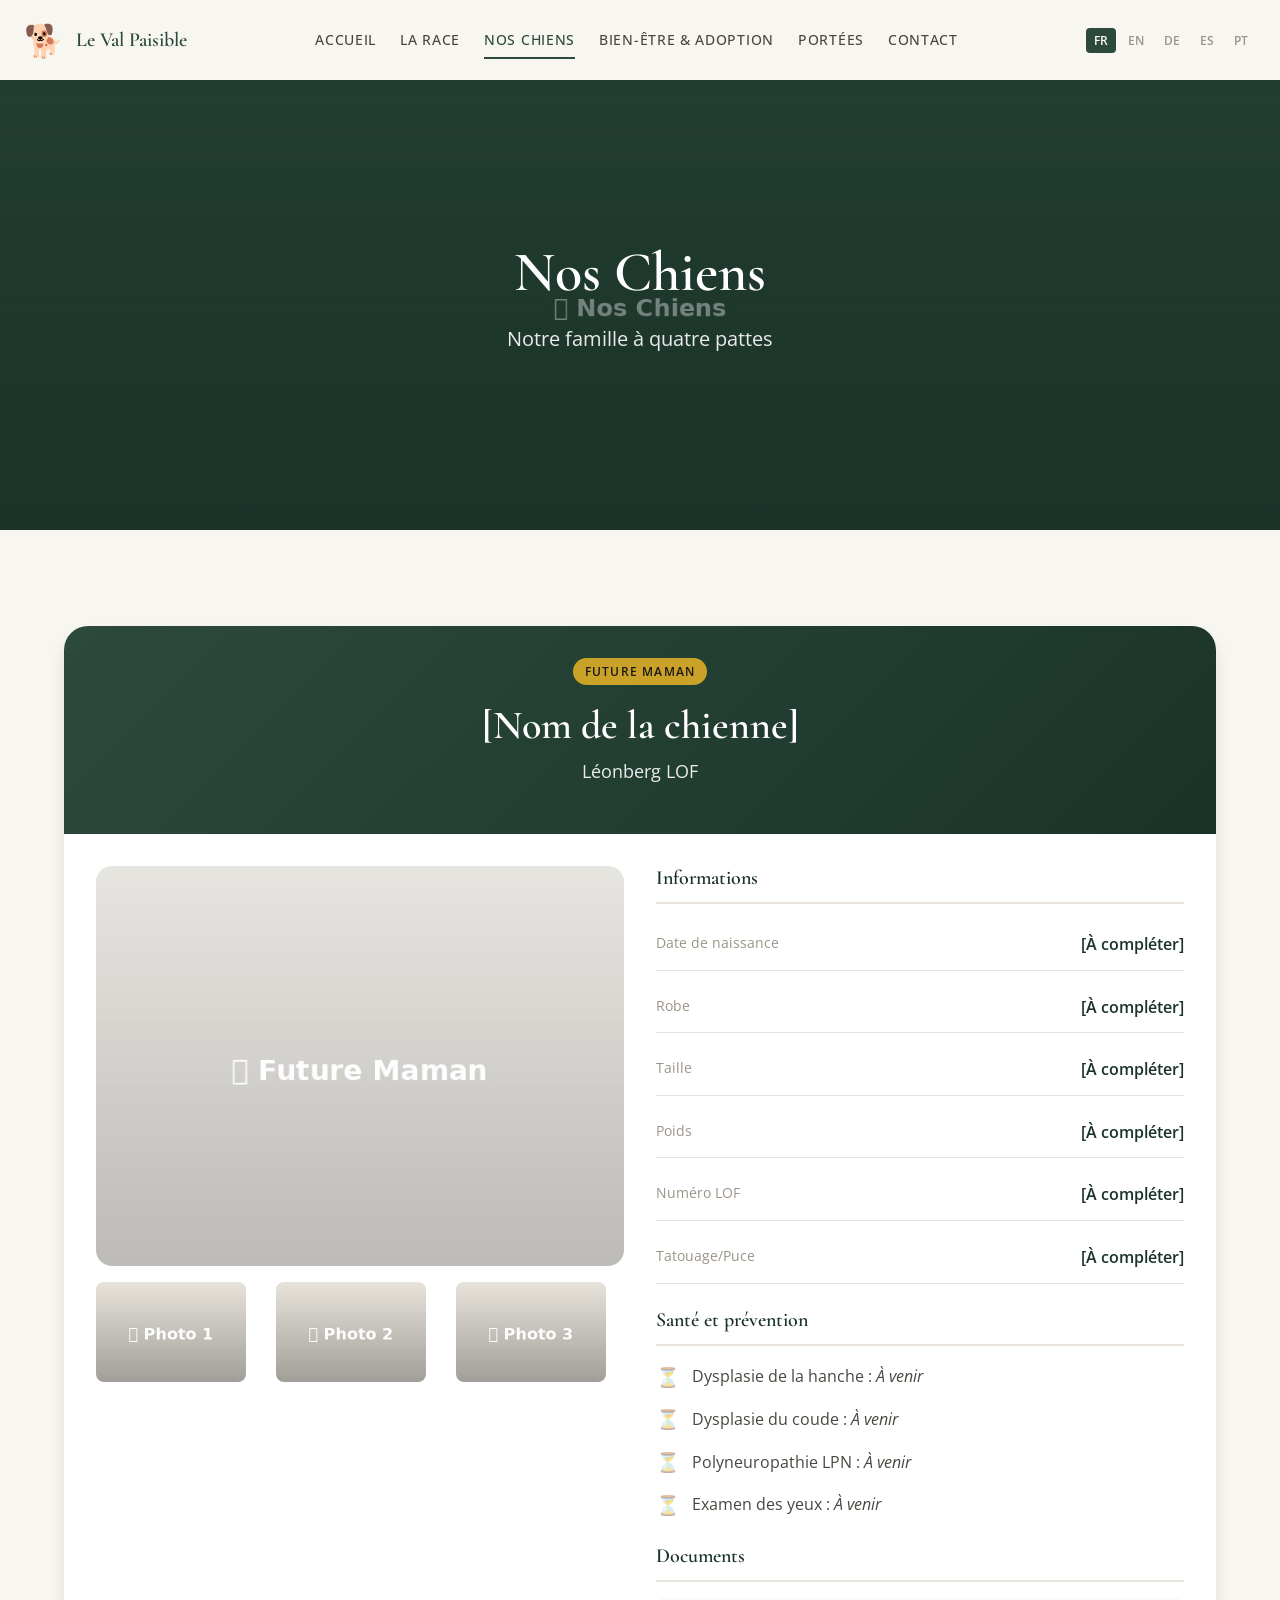
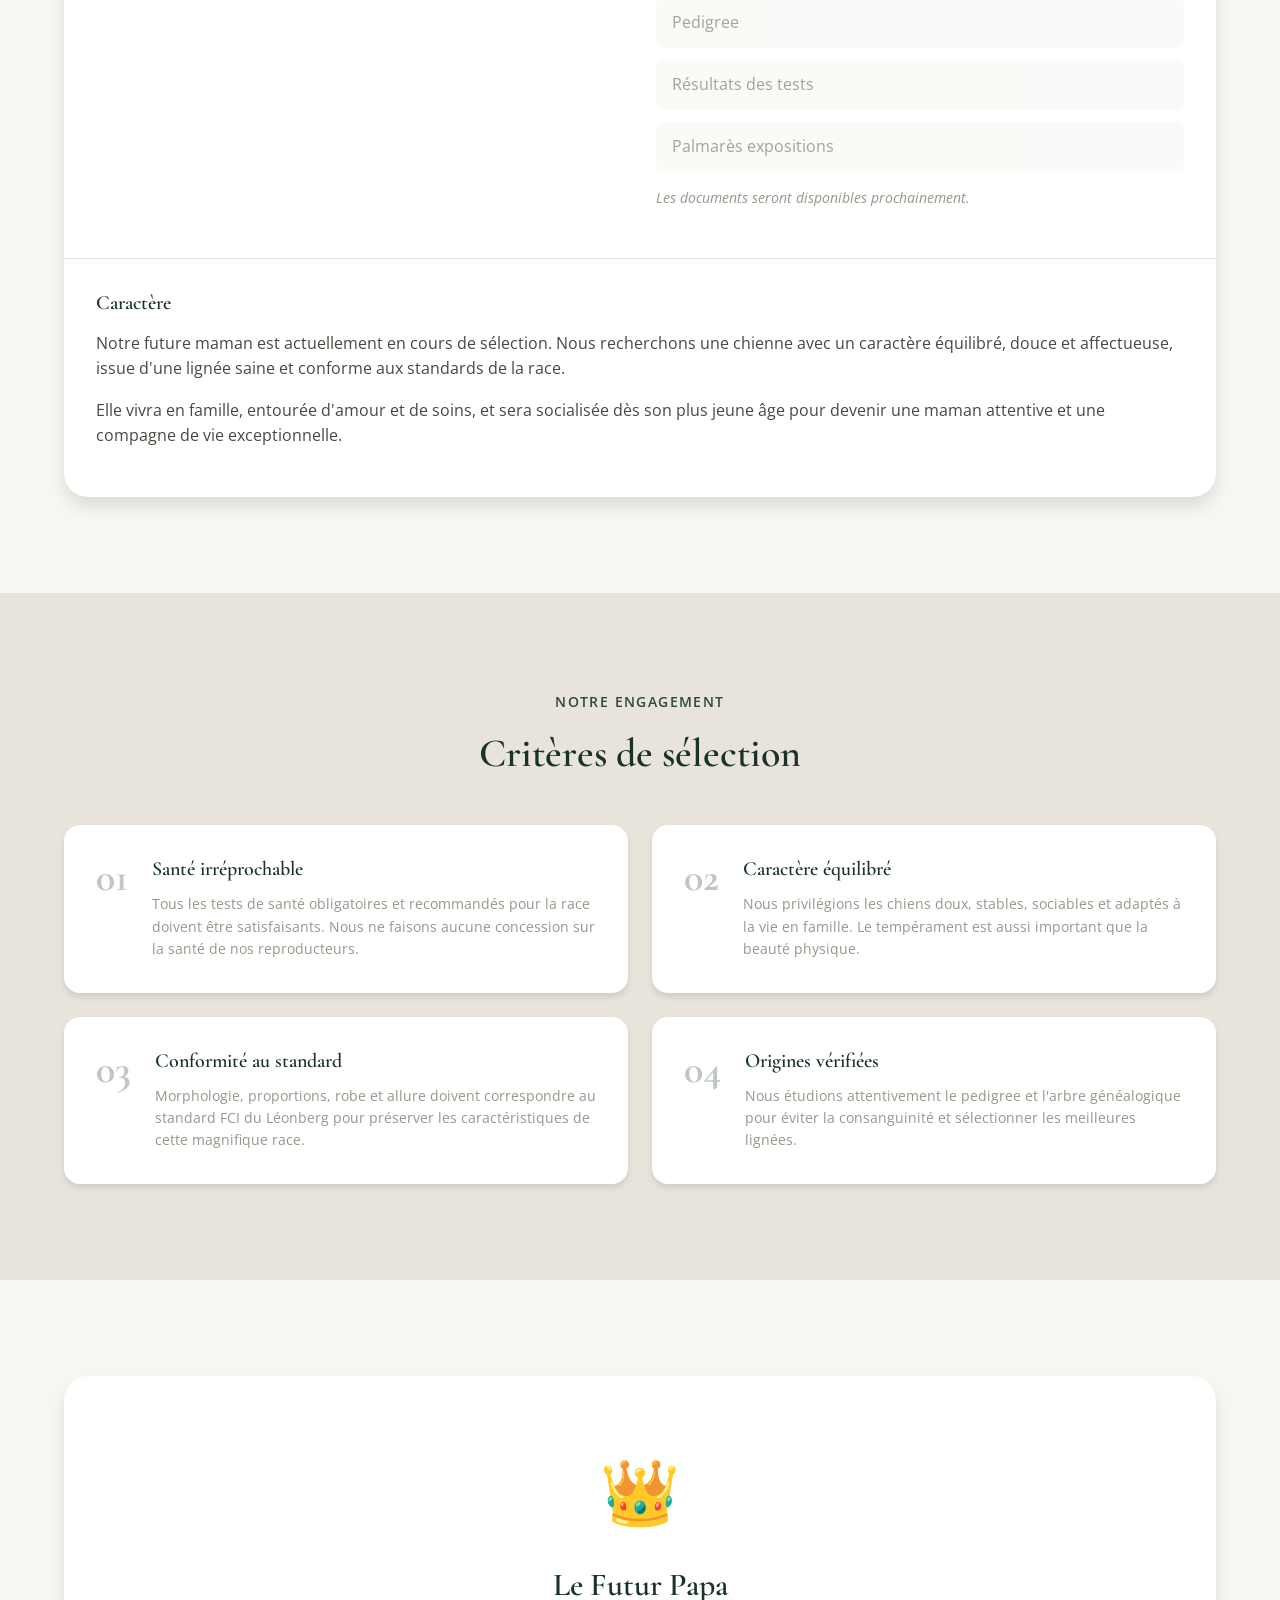
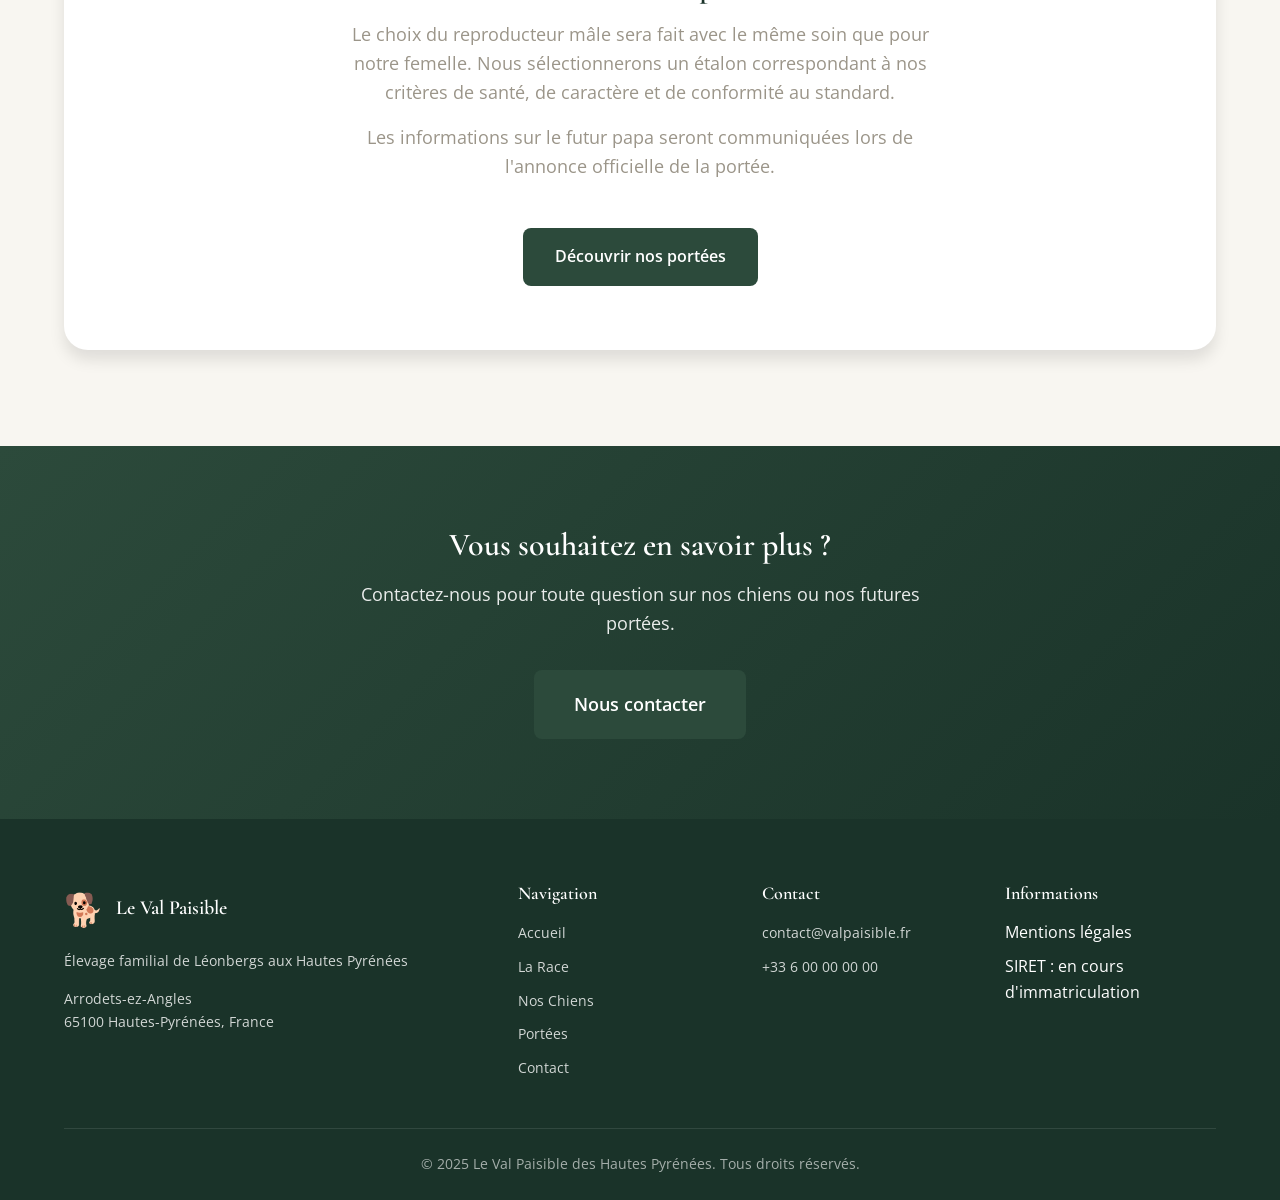
<file: nos-chiens.html>
<!DOCTYPE html>
<html lang="fr">
<head>
    <meta charset="UTF-8">
    <meta name="viewport" content="width=device-width, initial-scale=1.0">
    <title>Nos Chiens - Le Val Paisible des Hautes Pyrénées</title>
    <meta name="description" content="Découvrez nos Léonbergs reproducteurs. Notre future maman, sélectionnée avec soin pour ses qualités physiques et son caractère exceptionnel.">
    <meta name="keywords" content="léonberg, élevage, reproducteurs, chienne, pedigree, LOF, Hautes Pyrénées">
    
    <!-- Open Graph -->
    <meta property="og:title" content="Nos Chiens - Le Val Paisible des Hautes Pyrénées">
    <meta property="og:description" content="Découvrez nos Léonbergs reproducteurs sélectionnés avec soin.">
    <meta property="og:type" content="website">
    <meta property="og:url" content="https://val-paisible-leonberg.github.io/nos-chiens.html">
    <meta property="og:image" content="images/placeholder-og-image.jpg">
    
    <!-- Favicon -->
    <link rel="icon" type="image/svg+xml" href="data:image/svg+xml,<svg xmlns='http://www.w3.org/2000/svg' viewBox='0 0 100 100'><text y='.9em' font-size='90'>🐕</text></svg>">
    
    <!-- CSS -->
    <link rel="stylesheet" href="css/style.css">
    
    <!-- Google Fonts -->
    <link rel="preconnect" href="https://fonts.googleapis.com">
    <link rel="preconnect" href="https://fonts.gstatic.com" crossorigin>
    <link href="https://fonts.googleapis.com/css2?family=Cormorant+Garamond:wght@400;500;600;700&family=Open+Sans:wght@300;400;500;600&display=swap" rel="stylesheet">
</head>
<body>
    <!-- Header -->
    <header class="header">
        <div class="header-container">
            <a href="index.html" class="logo">
                <span class="logo-icon">🐕</span>
                <span class="logo-text">Le Val Paisible</span>
            </a>
            
            <nav class="nav-desktop">
                <a href="index.html" class="nav-link" data-i18n="nav_home">Accueil</a>
                <a href="la-race.html" class="nav-link" data-i18n="nav_race">La Race</a>
                <a href="nos-chiens.html" class="nav-link active" data-i18n="nav_our_dogs">Nos Chiens</a>
                <a href="bien-etre-adoption.html" class="nav-link" data-i18n="nav_adoption">Bien-être & Adoption</a>
                <a href="portees.html" class="nav-link" data-i18n="nav_litters">Portées</a>
                <a href="contact.html" class="nav-link" data-i18n="nav_contact">Contact</a>
            </nav>
            
            <div class="header-actions">
                <!-- Language Switcher -->
                <div class="language-switcher">
                    <button class="lang-btn active" data-lang="fr" title="Français">FR</button>
                    <button class="lang-btn" data-lang="en" title="English">EN</button>
                    <button class="lang-btn" data-lang="de" title="Deutsch">DE</button>
                    <button class="lang-btn" data-lang="es" title="Español">ES</button>
                    <button class="lang-btn" data-lang="pt" title="Português">PT</button>
                </div>
                
                <!-- Mobile Menu Button -->
                <button class="mobile-menu-btn" aria-label="Menu">
                    <span></span>
                    <span></span>
                    <span></span>
                </button>
            </div>
        </div>
        
        <!-- Mobile Menu -->
        <nav class="nav-mobile">
            <a href="index.html" class="nav-link" data-i18n="nav_home">Accueil</a>
            <a href="la-race.html" class="nav-link" data-i18n="nav_race">La Race</a>
            <a href="nos-chiens.html" class="nav-link active" data-i18n="nav_our_dogs">Nos Chiens</a>
            <a href="bien-etre-adoption.html" class="nav-link" data-i18n="nav_adoption">Bien-être & Adoption</a>
            <a href="portees.html" class="nav-link" data-i18n="nav_litters">Portées</a>
            <a href="contact.html" class="nav-link" data-i18n="nav_contact">Contact</a>
        </nav>
    </header>

    <!-- Page Header -->
    <section class="page-header">
        <div class="page-header-bg">
            <img src="images/placeholder-dogs-header.jpg" alt="Nos Léonbergs" class="page-header-image">
            <div class="page-header-overlay"></div>
        </div>
        <div class="page-header-content">
            <h1 class="page-title" data-i18n="dogs_title">Nos Chiens</h1>
            <p class="page-subtitle" data-i18n="dogs_subtitle">Notre famille à quatre pattes</p>
        </div>
    </section>

    <!-- Future Mom Section -->
    <section class="content-section">
        <div class="container">
            <div class="dog-profile">
                <div class="dog-profile-header">
                    <span class="dog-badge" data-i18n="future_mom">Future Maman</span>
                    <h2 class="dog-name" data-i18n="mom_name">[Nom de la chienne]</h2>
                    <p class="dog-breed">Léonberg LOF</p>
                </div>
                
                <div class="dog-profile-grid">
                    <div class="dog-gallery">
                        <div class="dog-main-image">
                            <img src="images/placeholder-future-maman-portrait.jpg" alt="Portrait de la future maman">
                        </div>
                        <div class="dog-thumbnails">
                            <img src="images/placeholder-future-maman-1.jpg" alt="Photo 1">
                            <img src="images/placeholder-future-maman-2.jpg" alt="Photo 2">
                            <img src="images/placeholder-future-maman-3.jpg" alt="Photo 3">
                        </div>
                    </div>
                    
                    <div class="dog-info">
                        <div class="dog-details">
                            <h3 data-i18n="dog_info_title">Informations</h3>
                            <div class="details-grid">
                                <div class="detail-item">
                                    <span class="detail-label" data-i18n="detail_birth">Date de naissance</span>
                                    <span class="detail-value" data-i18n="mom_birth">[À compléter]</span>
                                </div>
                                <div class="detail-item">
                                    <span class="detail-label" data-i18n="detail_color">Robe</span>
                                    <span class="detail-value" data-i18n="mom_color">[À compléter]</span>
                                </div>
                                <div class="detail-item">
                                    <span class="detail-label" data-i18n="detail_height">Taille</span>
                                    <span class="detail-value" data-i18n="mom_height">[À compléter]</span>
                                </div>
                                <div class="detail-item">
                                    <span class="detail-label" data-i18n="detail_weight">Poids</span>
                                    <span class="detail-value" data-i18n="mom_weight">[À compléter]</span>
                                </div>
                                <div class="detail-item">
                                    <span class="detail-label" data-i18n="detail_lof">Numéro LOF</span>
                                    <span class="detail-value" data-i18n="mom_lof">[À compléter]</span>
                                </div>
                                <div class="detail-item">
                                    <span class="detail-label" data-i18n="detail_tattoo">Tatouage/Puce</span>
                                    <span class="detail-value" data-i18n="mom_tattoo">[À compléter]</span>
                                </div>
                            </div>
                        </div>
                        
                        <div class="dog-health">
                            <h3 data-i18n="health_title">Tests de santé</h3>
                            <ul class="health-list">
                                <li>
                                    <span class="health-status pending">⏳</span>
                                    <span data-i18n="health_hd">Dysplasie de la hanche : <em>À venir</em></span>
                                </li>
                                <li>
                                    <span class="health-status pending">⏳</span>
                                    <span data-i18n="health_ed">Dysplasie du coude : <em>À venir</em></span>
                                </li>
                                <li>
                                    <span class="health-status pending">⏳</span>
                                    <span data-i18n="health_lpn">Polyneuropathie LPN : <em>À venir</em></span>
                                </li>
                                <li>
                                    <span class="health-status pending">⏳</span>
                                    <span data-i18n="health_eyes">Examen des yeux : <em>À venir</em></span>
                                </li>
                            </ul>
                        </div>
                        
                        <div class="dog-documents">
                            <h3 data-i18n="documents_title">Documents</h3>
                            <div class="document-links">
                                <a href="#" class="doc-link disabled" data-i18n="doc_pedigree">
                                    <span class="doc-icon">📄</span>
                                    Pedigree
                                </a>
                                <a href="#" class="doc-link disabled" data-i18n="doc_tests">
                                    <span class="doc-icon">📋</span>
                                    Résultats des tests
                                </a>
                                <a href="#" class="doc-link disabled" data-i18n="doc_show">
                                    <span class="doc-icon">🏆</span>
                                    Palmarès expositions
                                </a>
                            </div>
                            <p class="documents-note" data-i18n="documents_note">Les documents seront disponibles prochainement.</p>
                        </div>
                    </div>
                </div>
                
                <div class="dog-description">
                    <h3 data-i18n="character_title">Caractère</h3>
                    <p data-i18n="mom_character1">Notre future maman est actuellement en cours de sélection. Nous recherchons une chienne avec un caractère équilibré, douce et affectueuse, issue d'une lignée saine et conforme aux standards de la race.</p>
                    <p data-i18n="mom_character2">Elle vivra en famille, entourée d'amour et de soins, et sera socialisée dès son plus jeune âge pour devenir une maman attentive et une compagne de vie exceptionnelle.</p>
                </div>
            </div>
        </div>
    </section>

    <!-- Selection Criteria Section -->
    <section class="content-section bg-light">
        <div class="container">
            <div class="section-header centered">
                <span class="section-label" data-i18n="criteria_label">Notre Engagement</span>
                <h2 class="section-title" data-i18n="criteria_title">Critères de sélection</h2>
            </div>
            
            <div class="criteria-grid">
                <div class="criteria-card">
                    <div class="criteria-number">01</div>
                    <div class="criteria-content">
                        <h3 data-i18n="criteria1_title">Santé irréprochable</h3>
                        <p data-i18n="criteria1_text">Tous les tests de santé obligatoires et recommandés pour la race doivent être satisfaisants. Nous ne faisons aucune concession sur la santé de nos reproducteurs.</p>
                    </div>
                </div>
                
                <div class="criteria-card">
                    <div class="criteria-number">02</div>
                    <div class="criteria-content">
                        <h3 data-i18n="criteria2_title">Caractère équilibré</h3>
                        <p data-i18n="criteria2_text">Nous privilégions les chiens doux, stables, sociables et adaptés à la vie en famille. Le tempérament est aussi important que la beauté physique.</p>
                    </div>
                </div>
                
                <div class="criteria-card">
                    <div class="criteria-number">03</div>
                    <div class="criteria-content">
                        <h3 data-i18n="criteria3_title">Conformité au standard</h3>
                        <p data-i18n="criteria3_text">Morphologie, proportions, robe et allure doivent correspondre au standard FCI du Léonberg pour préserver les caractéristiques de cette magnifique race.</p>
                    </div>
                </div>
                
                <div class="criteria-card">
                    <div class="criteria-number">04</div>
                    <div class="criteria-content">
                        <h3 data-i18n="criteria4_title">Origines vérifiées</h3>
                        <p data-i18n="criteria4_text">Nous étudions attentivement le pedigree et l'arbre généalogique pour éviter la consanguinité et sélectionner les meilleures lignées.</p>
                    </div>
                </div>
            </div>
        </div>
    </section>

    <!-- Future Dad Placeholder -->
    <section class="content-section">
        <div class="container">
            <div class="coming-soon-card">
                <div class="coming-soon-icon">👑</div>
                <h2 data-i18n="dad_title">Le Futur Papa</h2>
                <p data-i18n="dad_text">Le choix du reproducteur mâle sera fait avec le même soin que pour notre femelle. Nous sélectionnerons un étalon correspondant à nos critères de santé, de caractère et de conformité au standard.</p>
                <p data-i18n="dad_text2">Les informations sur le futur papa seront communiquées lors de l'annonce officielle de la portée.</p>
                <a href="portees.html" class="btn btn-primary" data-i18n="btn_litters">Voir les portées</a>
            </div>
        </div>
    </section>

    <!-- CTA Section -->
    <section class="cta-section">
        <div class="container">
            <div class="cta-content">
                <h2 data-i18n="dogs_cta_title">Vous souhaitez en savoir plus ?</h2>
                <p data-i18n="dogs_cta_text">Contactez-nous pour toute question sur nos chiens ou nos futures portées.</p>
                <a href="contact.html" class="btn btn-primary btn-large" data-i18n="btn_contact">Nous contacter</a>
            </div>
        </div>
    </section>

    <!-- Footer -->
    <footer class="footer">
        <div class="container">
            <div class="footer-grid">
                <div class="footer-brand">
                    <a href="index.html" class="footer-logo">
                        <span class="logo-icon">🐕</span>
                        <span class="logo-text">Le Val Paisible</span>
                    </a>
                    <p class="footer-tagline" data-i18n="footer_tagline">Élevage familial de Léonbergs aux Hautes Pyrénées</p>
                    <address class="footer-address">
                        <span>Arrodets-ez-Angles</span>
                        <span>65100 Hautes-Pyrénées, France</span>
                    </address>
                </div>
                <div class="footer-nav">
                    <h4 data-i18n="footer_nav">Navigation</h4>
                    <ul>
                        <li><a href="index.html" data-i18n="nav_home">Accueil</a></li>
                        <li><a href="la-race.html" data-i18n="nav_race">La Race</a></li>
                        <li><a href="nos-chiens.html" data-i18n="nav_our_dogs">Nos Chiens</a></li>
                        <li><a href="portees.html" data-i18n="nav_litters">Portées</a></li>
                        <li><a href="contact.html" data-i18n="nav_contact">Contact</a></li>
                    </ul>
                </div>
                <div class="footer-contact">
                    <h4 data-i18n="footer_contact">Contact</h4>
                    <ul>
                        <li><a href="mailto:contact@valpaisible.fr">contact@valpaisible.fr</a></li>
                        <li><a href="tel:+33600000000">+33 6 00 00 00 00</a></li>
                    </ul>
                </div>
                <div class="footer-legal">
                    <h4 data-i18n="footer_legal">Informations</h4>
                    <ul>
                        <li><a href="#" data-i18n="footer_mentions">Mentions légales</a></li>
                        <li><span data-i18n="footer_siret">SIRET : en cours d'immatriculation</span></li>
                    </ul>
                </div>
            </div>
            <div class="footer-bottom">
                <p>&copy; 2025 Le Val Paisible des Hautes Pyrénées. <span data-i18n="footer_rights">Tous droits réservés.</span></p>
            </div>
        </div>
    </footer>

    <!-- JavaScript -->
    <script src="js/main.js"></script>
</body>
</html>
</file>
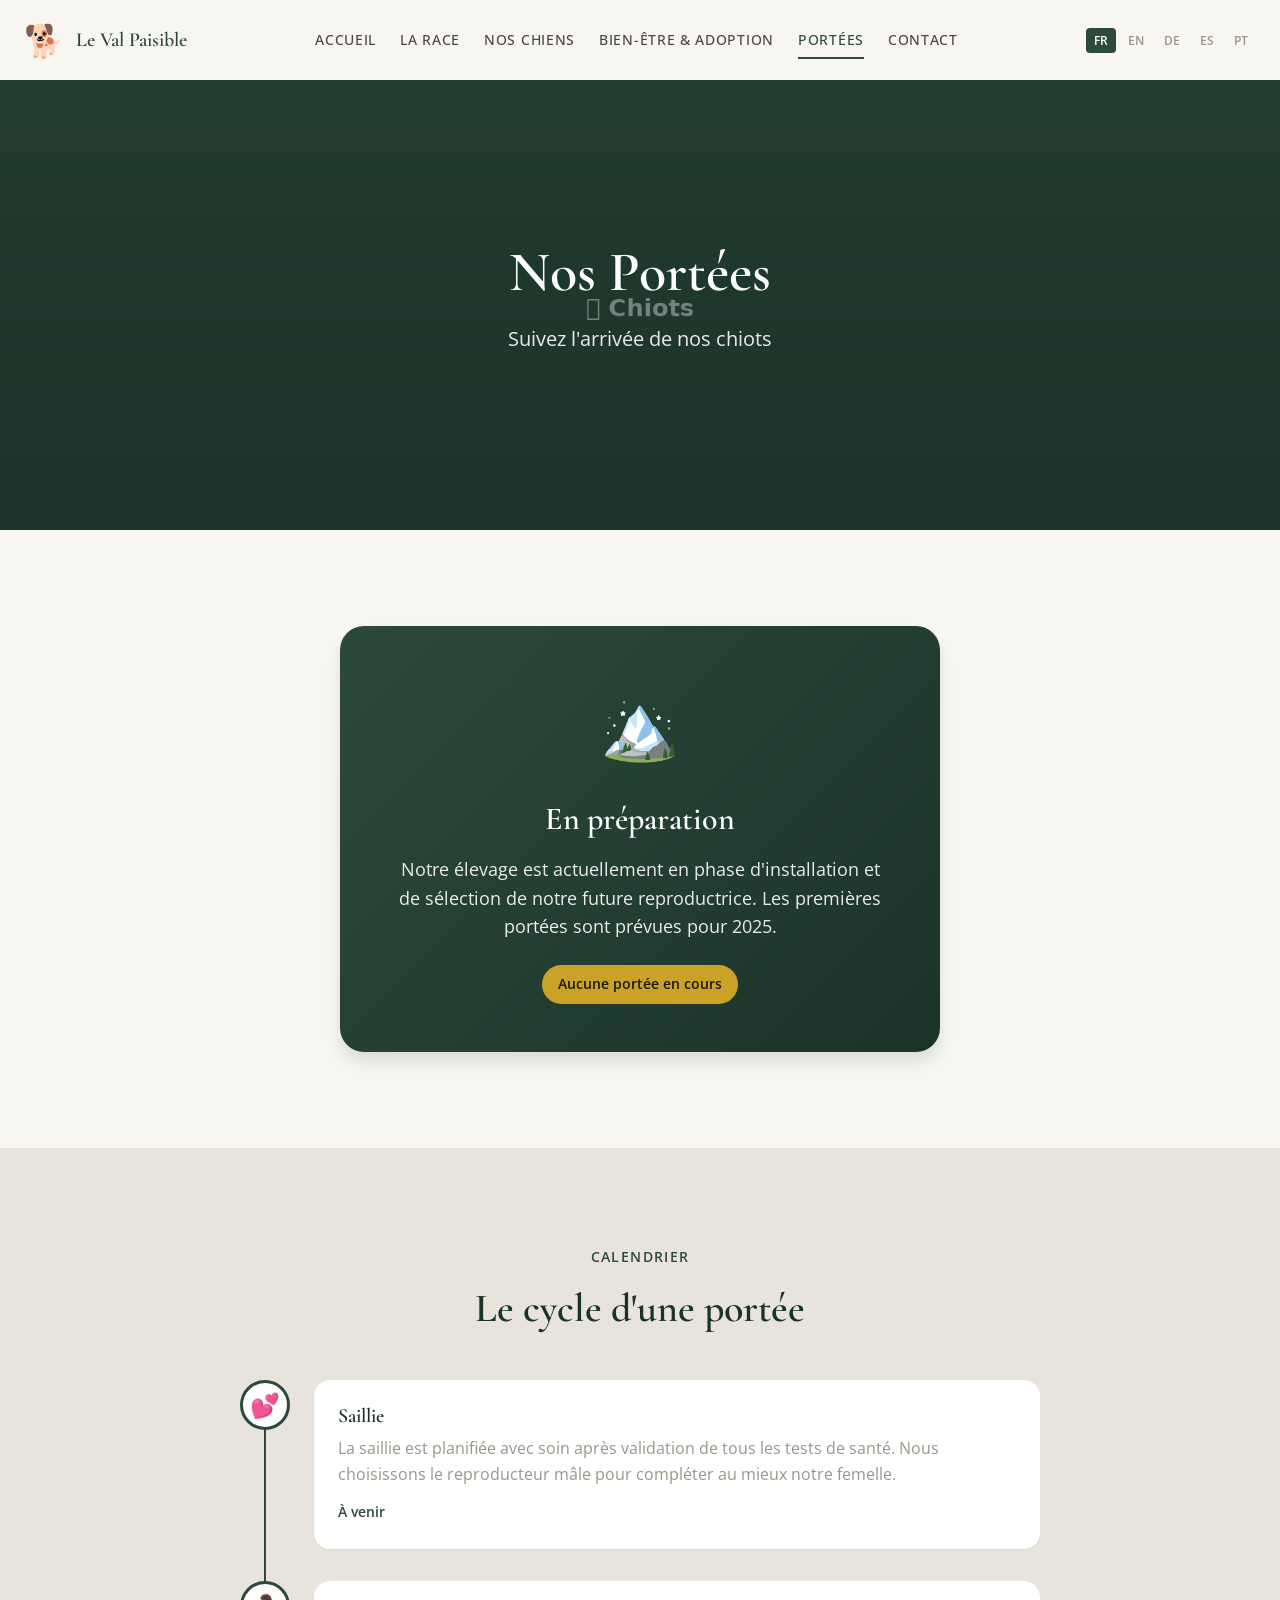
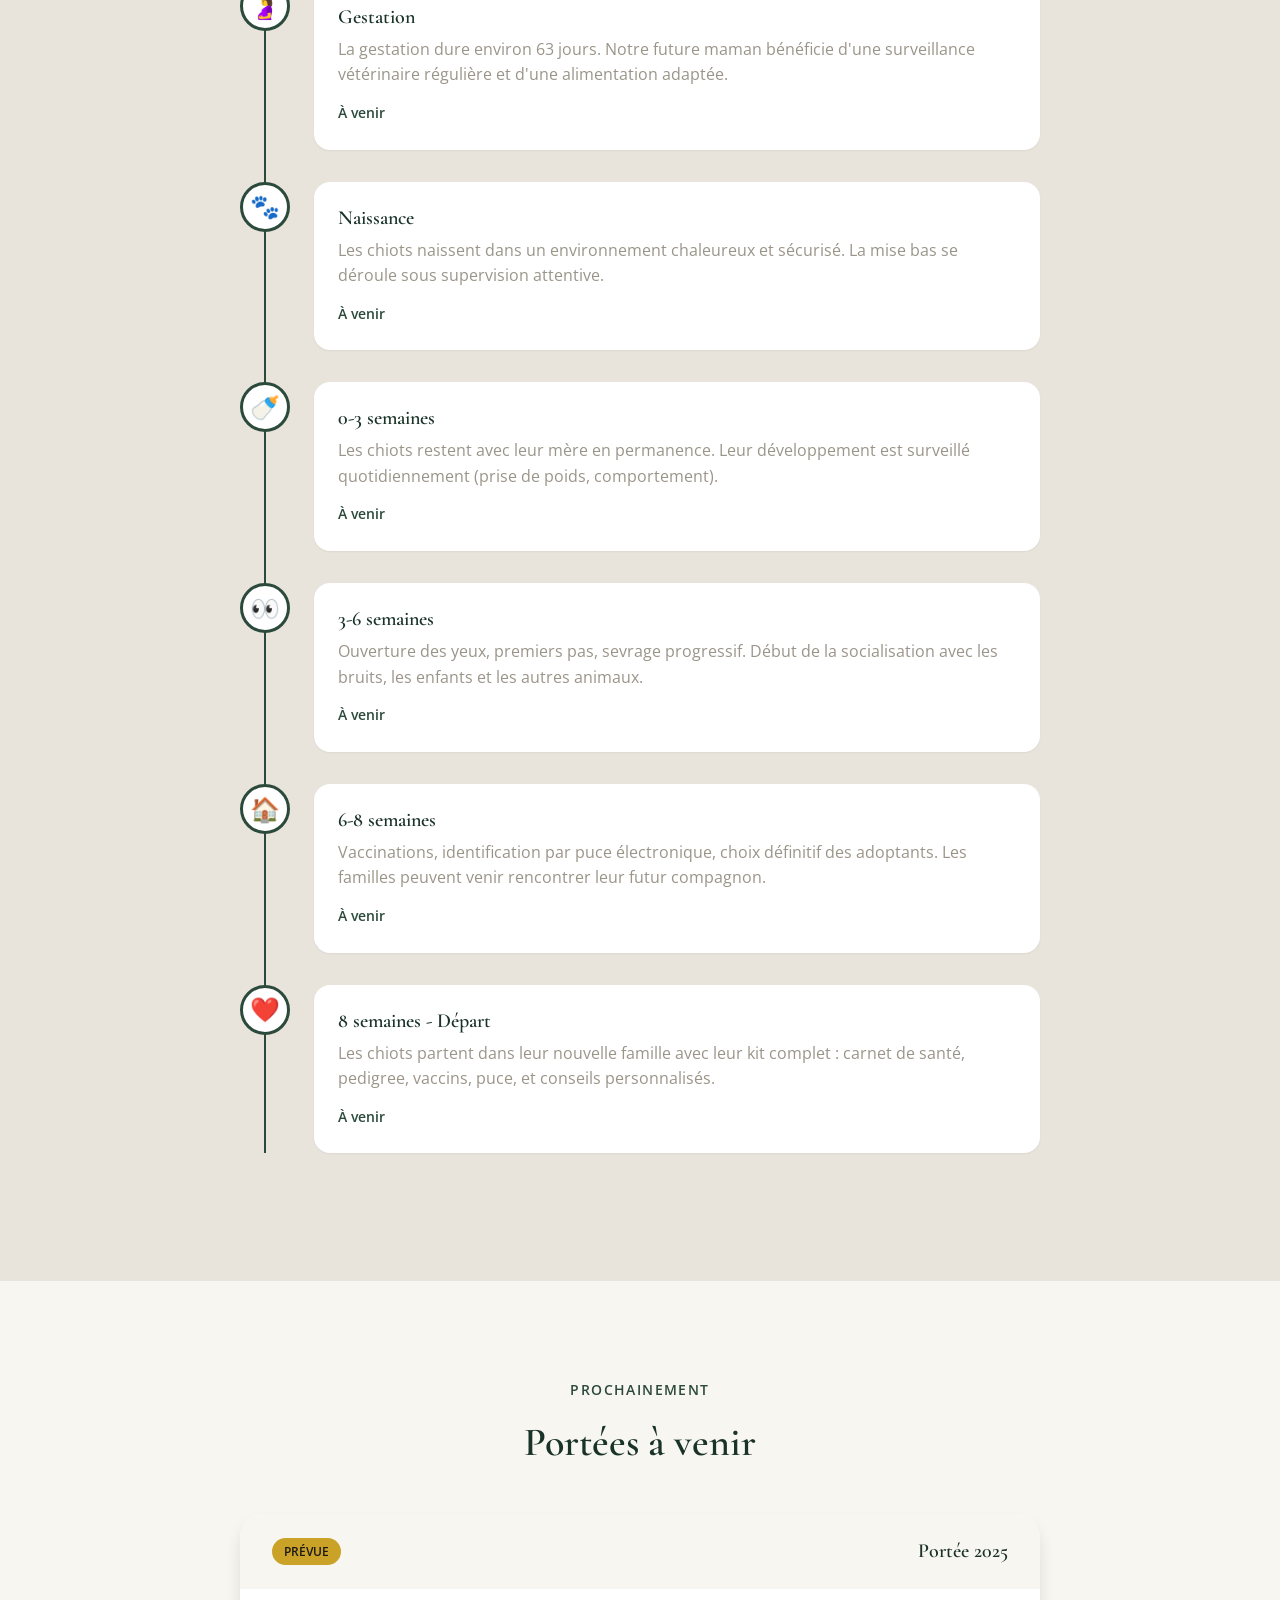
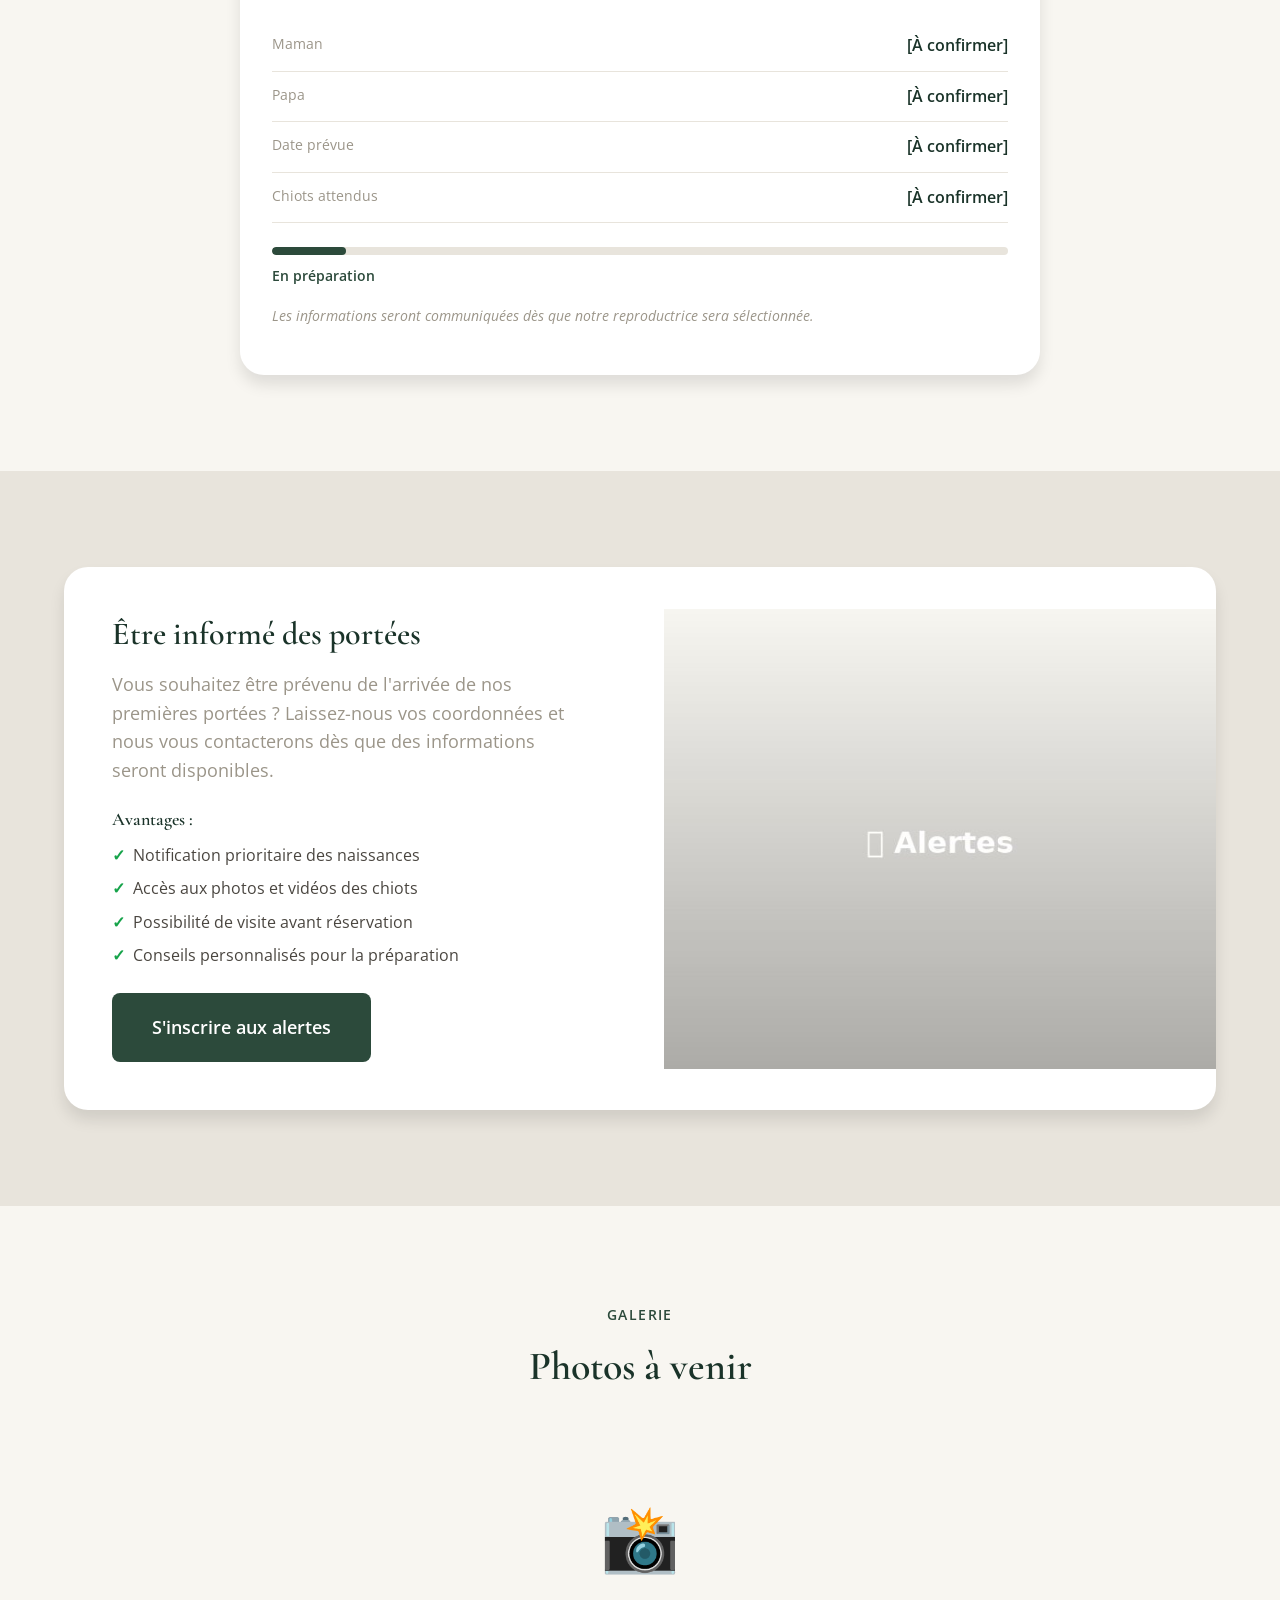
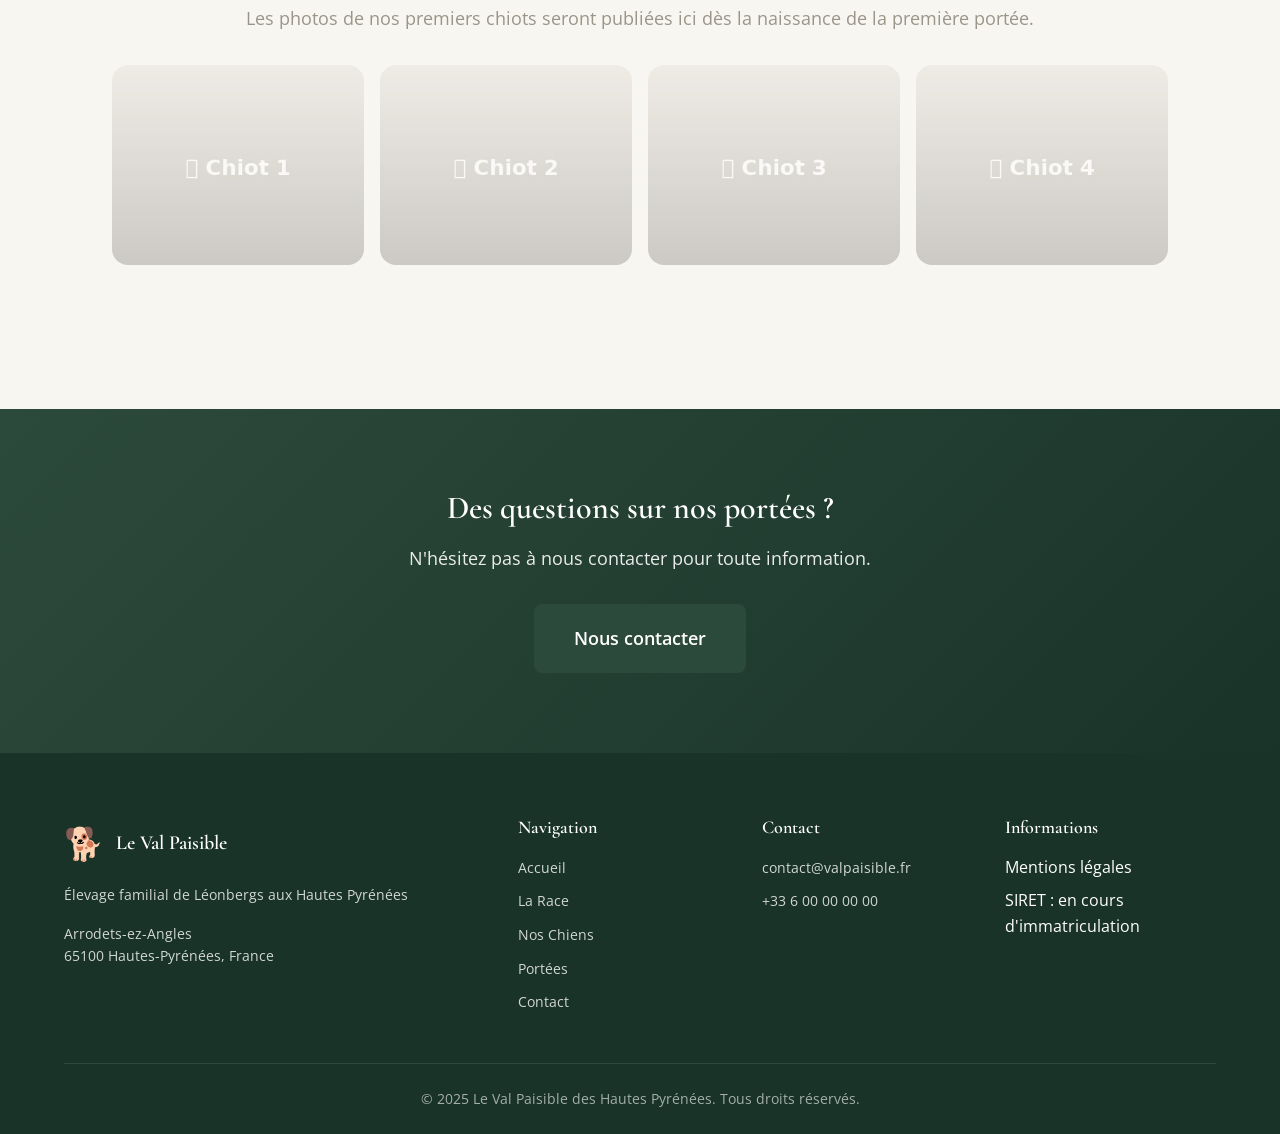
<file: portees.html>
<!DOCTYPE html>
<html lang="fr">
<head>
    <meta charset="UTF-8">
    <meta name="viewport" content="width=device-width, initial-scale=1.0">
    <title>Portées - Le Val Paisible des Hautes Pyrénées</title>
    <meta name="description" content="Suivez nos portées de chiots Léonberg. Timeline des naissances, disponibilités et réservations. Élevage familial aux Hautes Pyrénées.">
    <meta name="keywords" content="portée léonberg, chiots léonberg, naissance chiots, disponibilité léonberg, réserver chiot">
    
    <!-- Open Graph -->
    <meta property="og:title" content="Portées - Le Val Paisible des Hautes Pyrénées">
    <meta property="og:description" content="Suivez nos portées de chiots Léonberg. Timeline des naissances et disponibilités.">
    <meta property="og:type" content="website">
    <meta property="og:url" content="https://val-paisible-leonberg.github.io/portees.html">
    <meta property="og:image" content="images/placeholder-og-image.jpg">
    
    <!-- Favicon -->
    <link rel="icon" type="image/svg+xml" href="data:image/svg+xml,<svg xmlns='http://www.w3.org/2000/svg' viewBox='0 0 100 100'><text y='.9em' font-size='90'>🐕</text></svg>">
    
    <!-- CSS -->
    <link rel="stylesheet" href="css/style.css">
    
    <!-- Google Fonts -->
    <link rel="preconnect" href="https://fonts.googleapis.com">
    <link rel="preconnect" href="https://fonts.gstatic.com" crossorigin>
    <link href="https://fonts.googleapis.com/css2?family=Cormorant+Garamond:wght@400;500;600;700&family=Open+Sans:wght@300;400;500;600&display=swap" rel="stylesheet">
</head>
<body>
    <!-- Header -->
    <header class="header">
        <div class="header-container">
            <a href="index.html" class="logo">
                <span class="logo-icon">🐕</span>
                <span class="logo-text">Le Val Paisible</span>
            </a>
            
            <nav class="nav-desktop">
                <a href="index.html" class="nav-link" data-i18n="nav_home">Accueil</a>
                <a href="la-race.html" class="nav-link" data-i18n="nav_race">La Race</a>
                <a href="nos-chiens.html" class="nav-link" data-i18n="nav_our_dogs">Nos Chiens</a>
                <a href="bien-etre-adoption.html" class="nav-link" data-i18n="nav_adoption">Bien-être & Adoption</a>
                <a href="portees.html" class="nav-link active" data-i18n="nav_litters">Portées</a>
                <a href="contact.html" class="nav-link" data-i18n="nav_contact">Contact</a>
            </nav>
            
            <div class="header-actions">
                <!-- Language Switcher -->
                <div class="language-switcher">
                    <button class="lang-btn active" data-lang="fr" title="Français">FR</button>
                    <button class="lang-btn" data-lang="en" title="English">EN</button>
                    <button class="lang-btn" data-lang="de" title="Deutsch">DE</button>
                    <button class="lang-btn" data-lang="es" title="Español">ES</button>
                    <button class="lang-btn" data-lang="pt" title="Português">PT</button>
                </div>
                
                <!-- Mobile Menu Button -->
                <button class="mobile-menu-btn" aria-label="Menu">
                    <span></span>
                    <span></span>
                    <span></span>
                </button>
            </div>
        </div>
        
        <!-- Mobile Menu -->
        <nav class="nav-mobile">
            <a href="index.html" class="nav-link" data-i18n="nav_home">Accueil</a>
            <a href="la-race.html" class="nav-link" data-i18n="nav_race">La Race</a>
            <a href="nos-chiens.html" class="nav-link" data-i18n="nav_our_dogs">Nos Chiens</a>
            <a href="bien-etre-adoption.html" class="nav-link" data-i18n="nav_adoption">Bien-être & Adoption</a>
            <a href="portees.html" class="nav-link active" data-i18n="nav_litters">Portées</a>
            <a href="contact.html" class="nav-link" data-i18n="nav_contact">Contact</a>
        </nav>
    </header>

    <!-- Page Header -->
    <section class="page-header">
        <div class="page-header-bg">
            <img src="images/placeholder-puppies-header.jpg" alt="Chiots Léonberg" class="page-header-image">
            <div class="page-header-overlay"></div>
        </div>
        <div class="page-header-content">
            <h1 class="page-title" data-i18n="litters_title">Nos Portées</h1>
            <p class="page-subtitle" data-i18n="litters_subtitle">Suivez l'arrivée de nos chiots</p>
        </div>
    </section>

    <!-- Status Section -->
    <section class="content-section">
        <div class="container">
            <div class="litters-status">
                <div class="status-card preparation">
                    <div class="status-icon">🏔️</div>
                    <h2 data-i18n="status_title">En préparation</h2>
                    <p data-i18n="status_text">Notre élevage est actuellement en phase d'installation et de sélection de notre future reproductrice. Les premières portées sont prévues pour 2025.</p>
                    <div class="status-badge" data-i18n="status_badge">Aucune portée en cours</div>
                </div>
            </div>
        </div>
    </section>

    <!-- Timeline Section -->
    <section class="content-section bg-light">
        <div class="container">
            <div class="section-header centered">
                <span class="section-label" data-i18n="timeline_label">Calendrier</span>
                <h2 class="section-title" data-i18n="timeline_title">Le cycle d'une portée</h2>
            </div>
            
            <div class="timeline">
                <div class="timeline-item">
                    <div class="timeline-marker">
                        <span class="marker-icon">💕</span>
                    </div>
                    <div class="timeline-content">
                        <h3 data-i18n="timeline1_title">Saillie</h3>
                        <p data-i18n="timeline1_text">La saillie est planifiée avec soin après validation de tous les tests de santé. Nous choisissons le reproducteur mâle pour compléter au mieux notre femelle.</p>
                        <span class="timeline-note" data-i18n="timeline1_note">À venir</span>
                    </div>
                </div>
                
                <div class="timeline-item">
                    <div class="timeline-marker">
                        <span class="marker-icon">🤰</span>
                    </div>
                    <div class="timeline-content">
                        <h3 data-i18n="timeline2_title">Gestation</h3>
                        <p data-i18n="timeline2_text">La gestation dure environ 63 jours. Notre future maman bénéficie d'une surveillance vétérinaire régulière et d'une alimentation adaptée.</p>
                        <span class="timeline-note" data-i18n="timeline2_note">À venir</span>
                    </div>
                </div>
                
                <div class="timeline-item">
                    <div class="timeline-marker">
                        <span class="marker-icon">🐾</span>
                    </div>
                    <div class="timeline-content">
                        <h3 data-i18n="timeline3_title">Naissance</h3>
                        <p data-i18n="timeline3_text">Les chiots naissent dans un environnement chaleureux et sécurisé. La mise bas se déroule sous supervision attentive.</p>
                        <span class="timeline-note" data-i18n="timeline3_note">À venir</span>
                    </div>
                </div>
                
                <div class="timeline-item">
                    <div class="timeline-marker">
                        <span class="marker-icon">🍼</span>
                    </div>
                    <div class="timeline-content">
                        <h3 data-i18n="timeline4_title">0-3 semaines</h3>
                        <p data-i18n="timeline4_text">Les chiots restent avec leur mère en permanence. Leur développement est surveillé quotidiennement (prise de poids, comportement).</p>
                        <span class="timeline-note" data-i18n="timeline4_note">À venir</span>
                    </div>
                </div>
                
                <div class="timeline-item">
                    <div class="timeline-marker">
                        <span class="marker-icon">👀</span>
                    </div>
                    <div class="timeline-content">
                        <h3 data-i18n="timeline5_title">3-6 semaines</h3>
                        <p data-i18n="timeline5_text">Ouverture des yeux, premiers pas, sevrage progressif. Début de la socialisation avec les bruits, les enfants et les autres animaux.</p>
                        <span class="timeline-note" data-i18n="timeline5_note">À venir</span>
                    </div>
                </div>
                
                <div class="timeline-item">
                    <div class="timeline-marker">
                        <span class="marker-icon">🏠</span>
                    </div>
                    <div class="timeline-content">
                        <h3 data-i18n="timeline6_title">6-8 semaines</h3>
                        <p data-i18n="timeline6_text">Vaccinations, identification par puce électronique, choix définitif des adoptants. Les familles peuvent venir rencontrer leur futur compagnon.</p>
                        <span class="timeline-note" data-i18n="timeline6_note">À venir</span>
                    </div>
                </div>
                
                <div class="timeline-item final">
                    <div class="timeline-marker">
                        <span class="marker-icon">❤️</span>
                    </div>
                    <div class="timeline-content">
                        <h3 data-i18n="timeline7_title">8 semaines - Départ</h3>
                        <p data-i18n="timeline7_text">Les chiots partent dans leur nouvelle famille avec leur kit complet : carnet de santé, pedigree, vaccins, puce, et conseils personnalisés.</p>
                        <span class="timeline-note" data-i18n="timeline7_note">À venir</span>
                    </div>
                </div>
            </div>
        </div>
    </section>

    <!-- Future Litters Section -->
    <section class="content-section">
        <div class="container">
            <div class="section-header centered">
                <span class="section-label" data-i18n="future_label">Prochainement</span>
                <h2 class="section-title" data-i18n="future_title">Portées à venir</h2>
            </div>
            
            <div class="future-litters">
                <div class="future-litter-card">
                    <div class="litter-header">
                        <span class="litter-badge expected" data-i18n="badge_expected">Prévue</span>
                        <h3 data-i18n="litter1_title">Portée 2025</h3>
                    </div>
                    <div class="litter-details">
                        <div class="litter-info">
                            <div class="info-row">
                                <span class="info-label" data-i18n="label_mom">Maman</span>
                                <span class="info-value" data-i18n="litter1_mom">[À confirmer]</span>
                            </div>
                            <div class="info-row">
                                <span class="info-label" data-i18n="label_dad">Papa</span>
                                <span class="info-value" data-i18n="litter1_dad">[À confirmer]</span>
                            </div>
                            <div class="info-row">
                                <span class="info-label" data-i18n="label_date">Date prévue</span>
                                <span class="info-value" data-i18n="litter1_date">[À confirmer]</span>
                            </div>
                            <div class="info-row">
                                <span class="info-label" data-i18n="label_puppies">Chiots attendus</span>
                                <span class="info-value" data-i18n="litter1_puppies">[À confirmer]</span>
                            </div>
                        </div>
                        <div class="litter-status">
                            <div class="status-progress">
                                <div class="progress-bar">
                                    <div class="progress-fill" style="width: 10%"></div>
                                </div>
                                <span class="progress-label" data-i18n="progress_label">En préparation</span>
                            </div>
                            <p class="litter-note" data-i18n="litter1_note">Les informations seront communiquées dès que notre reproductrice sera sélectionnée.</p>
                        </div>
                    </div>
                </div>
            </div>
        </div>
    </section>

    <!-- Registration Section -->
    <section class="content-section bg-light">
        <div class="container">
            <div class="registration-block">
                <div class="registration-content">
                    <h2 data-i18n="register_title">Être informé des portées</h2>
                    <p data-i18n="register_text">Vous souhaitez être prévenu de l'arrivée de nos premières portées ? Laissez-nous vos coordonnées et nous vous contacterons dès que des informations seront disponibles.</p>
                    
                    <div class="registration-benefits">
                        <h4 data-i18n="register_benefits">Avantages :</h4>
                        <ul>
                            <li data-i18n="benefit1">Notification prioritaire des naissances</li>
                            <li data-i18n="benefit2">Accès aux photos et vidéos des chiots</li>
                            <li data-i18n="benefit3">Possibilité de visite avant réservation</li>
                            <li data-i18n="benefit4">Conseils personnalisés pour la préparation</li>
                        </ul>
                    </div>
                    
                    <a href="contact.html" class="btn btn-primary btn-large" data-i18n="btn_register">S'inscrire aux alertes</a>
                </div>
                <div class="registration-image">
                    <img src="images/placeholder-puppy-alert.jpg" alt="Chiot Léonberg">
                </div>
            </div>
        </div>
    </section>

    <!-- Gallery Placeholder -->
    <section class="content-section">
        <div class="container">
            <div class="section-header centered">
                <span class="section-label" data-i18n="gallery_label">Galerie</span>
                <h2 class="section-title" data-i18n="gallery_title">Photos à venir</h2>
            </div>
            
            <div class="gallery-placeholder">
                <div class="placeholder-icon">📸</div>
                <p data-i18n="gallery_text">Les photos de nos premiers chiots seront publiées ici dès la naissance de la première portée.</p>
                <div class="placeholder-grid">
                    <div class="placeholder-item">
                        <img src="images/placeholder-puppy-1.jpg" alt="Placeholder chiot 1">
                    </div>
                    <div class="placeholder-item">
                        <img src="images/placeholder-puppy-2.jpg" alt="Placeholder chiot 2">
                    </div>
                    <div class="placeholder-item">
                        <img src="images/placeholder-puppy-3.jpg" alt="Placeholder chiot 3">
                    </div>
                    <div class="placeholder-item">
                        <img src="images/placeholder-puppy-4.jpg" alt="Placeholder chiot 4">
                    </div>
                </div>
            </div>
        </div>
    </section>

    <!-- CTA Section -->
    <section class="cta-section">
        <div class="container">
            <div class="cta-content">
                <h2 data-i18n="litters_cta_title">Des questions sur nos portées ?</h2>
                <p data-i18n="litters_cta_text">N'hésitez pas à nous contacter pour toute information.</p>
                <a href="contact.html" class="btn btn-primary btn-large" data-i18n="btn_contact">Nous contacter</a>
            </div>
        </div>
    </section>

    <!-- Footer -->
    <footer class="footer">
        <div class="container">
            <div class="footer-grid">
                <div class="footer-brand">
                    <a href="index.html" class="footer-logo">
                        <span class="logo-icon">🐕</span>
                        <span class="logo-text">Le Val Paisible</span>
                    </a>
                    <p class="footer-tagline" data-i18n="footer_tagline">Élevage familial de Léonbergs aux Hautes Pyrénées</p>
                    <address class="footer-address">
                        <span>Arrodets-ez-Angles</span>
                        <span>65100 Hautes-Pyrénées, France</span>
                    </address>
                </div>
                <div class="footer-nav">
                    <h4 data-i18n="footer_nav">Navigation</h4>
                    <ul>
                        <li><a href="index.html" data-i18n="nav_home">Accueil</a></li>
                        <li><a href="la-race.html" data-i18n="nav_race">La Race</a></li>
                        <li><a href="nos-chiens.html" data-i18n="nav_our_dogs">Nos Chiens</a></li>
                        <li><a href="portees.html" data-i18n="nav_litters">Portées</a></li>
                        <li><a href="contact.html" data-i18n="nav_contact">Contact</a></li>
                    </ul>
                </div>
                <div class="footer-contact">
                    <h4 data-i18n="footer_contact">Contact</h4>
                    <ul>
                        <li><a href="mailto:contact@valpaisible.fr">contact@valpaisible.fr</a></li>
                        <li><a href="tel:+33600000000">+33 6 00 00 00 00</a></li>
                    </ul>
                </div>
                <div class="footer-legal">
                    <h4 data-i18n="footer_legal">Informations</h4>
                    <ul>
                        <li><a href="#" data-i18n="footer_mentions">Mentions légales</a></li>
                        <li><span data-i18n="footer_siret">SIRET : en cours d'immatriculation</span></li>
                    </ul>
                </div>
            </div>
            <div class="footer-bottom">
                <p>&copy; 2025 Le Val Paisible des Hautes Pyrénées. <span data-i18n="footer_rights">Tous droits réservés.</span></p>
            </div>
        </div>
    </footer>

    <!-- JavaScript -->
    <script src="js/main.js"></script>
</body>
</html>
</file>
<file: css/style.css>
/* ========================================
   LE VAL PAISIBLE - Élevage Léonberg
   Styles principaux - Design Montagne
   ======================================== */

/* Variables CSS - Palette Montagne */
:root {
    /* Couleurs principales */
    --color-primary: #2C4A3B;
    --color-primary-dark: #1A3329;
    --color-primary-light: #4A6B52;
    
    /* Couleurs secondaires - tons montagne */
    --color-mountain: #5B6B73;
    --color-stone: #8B9A7C;
    --color-earth: #A69076;
    --color-sand: #D4C4A8;
    
    /* Couleurs neutres */
    --color-white: #FFFFFF;
    --color-cream: #F8F6F1;
    --color-light-gray: #E8E4DC;
    --color-gray: #9B9589;
    --color-dark-gray: #4A4640;
    --color-black: #1A1816;
    
    /* Couleurs d'accent */
    --color-accent: #C9A227;
    --color-accent-light: #E5C76B;
    --color-warning: #D97706;
    --color-error: #DC2626;
    --color-success: #16A34A;
    
    /* Typographie */
    --font-heading: 'Cormorant Garamond', Georgia, serif;
    --font-body: 'Open Sans', -apple-system, BlinkMacSystemFont, sans-serif;
    
    /* Tailles de police */
    --text-xs: 0.75rem;
    --text-sm: 0.875rem;
    --text-base: 1rem;
    --text-lg: 1.125rem;
    --text-xl: 1.25rem;
    --text-2xl: 1.5rem;
    --text-3xl: 2rem;
    --text-4xl: 2.5rem;
    --text-5xl: 3.5rem;
    --text-6xl: 4.5rem;
    
    /* Espacements */
    --space-1: 0.25rem;
    --space-2: 0.5rem;
    --space-3: 0.75rem;
    --space-4: 1rem;
    --space-5: 1.25rem;
    --space-6: 1.5rem;
    --space-8: 2rem;
    --space-10: 2.5rem;
    --space-12: 3rem;
    --space-16: 4rem;
    --space-20: 5rem;
    --space-24: 6rem;
    
    /* Ombres */
    --shadow-sm: 0 1px 2px rgba(0, 0, 0, 0.05);
    --shadow-md: 0 4px 6px rgba(0, 0, 0, 0.1);
    --shadow-lg: 0 10px 15px rgba(0, 0, 0, 0.1);
    --shadow-xl: 0 20px 25px rgba(0, 0, 0, 0.15);
    
    /* Bordures */
    --radius-sm: 0.25rem;
    --radius-md: 0.5rem;
    --radius-lg: 1rem;
    --radius-xl: 1.5rem;
    --radius-full: 9999px;
    
    /* Transitions */
    --transition-fast: 150ms ease;
    --transition-base: 300ms ease;
    --transition-slow: 500ms ease;
    
    /* Header height */
    --header-height: 80px;
    --header-height-mobile: 70px;
}

/* Reset et base */
*, *::before, *::after {
    box-sizing: border-box;
    margin: 0;
    padding: 0;
}

html {
    scroll-behavior: smooth;
    font-size: 16px;
}

body {
    font-family: var(--font-body);
    font-size: var(--text-base);
    line-height: 1.6;
    color: var(--color-dark-gray);
    background-color: var(--color-cream);
    -webkit-font-smoothing: antialiased;
    -moz-osx-font-smoothing: grayscale;
}

img {
    max-width: 100%;
    height: auto;
    display: block;
}

a {
    color: inherit;
    text-decoration: none;
    transition: color var(--transition-fast);
}

ul, ol {
    list-style: none;
}

button {
    font-family: inherit;
    cursor: pointer;
    border: none;
    background: none;
}

input, textarea, select {
    font-family: inherit;
    font-size: inherit;
}

/* Typographie */
h1, h2, h3, h4, h5, h6 {
    font-family: var(--font-heading);
    font-weight: 600;
    line-height: 1.2;
    color: var(--color-primary-dark);
}

h1 { font-size: var(--text-4xl); }
h2 { font-size: var(--text-3xl); }
h3 { font-size: var(--text-2xl); }
h4 { font-size: var(--text-xl); }

p {
    margin-bottom: var(--space-4);
}

/* Container */
.container {
    width: 100%;
    max-width: 1200px;
    margin: 0 auto;
    padding: 0 var(--space-6);
}

/* ========================================
   HEADER
   ======================================== */
.header {
    position: fixed;
    top: 0;
    left: 0;
    right: 0;
    height: var(--header-height);
    background: rgba(248, 246, 241, 0.95);
    backdrop-filter: blur(10px);
    -webkit-backdrop-filter: blur(10px);
    z-index: 1000;
    box-shadow: var(--shadow-sm);
    transition: all var(--transition-base);
}

.header-container {
    display: flex;
    align-items: center;
    justify-content: space-between;
    height: 100%;
    max-width: 1400px;
    margin: 0 auto;
    padding: 0 var(--space-6);
}

/* Logo */
.logo {
    display: flex;
    align-items: center;
    gap: var(--space-3);
}

.logo-icon {
    font-size: 2rem;
}

.logo-text {
    font-family: var(--font-heading);
    font-size: var(--text-xl);
    font-weight: 600;
    color: var(--color-primary);
}

/* Navigation Desktop */
.nav-desktop {
    display: flex;
    align-items: center;
    gap: var(--space-6);
}

.nav-link {
    font-size: var(--text-sm);
    font-weight: 500;
    color: var(--color-dark-gray);
    text-transform: uppercase;
    letter-spacing: 0.05em;
    padding: var(--space-2) 0;
    position: relative;
}

.nav-link::after {
    content: '';
    position: absolute;
    bottom: 0;
    left: 0;
    width: 0;
    height: 2px;
    background: var(--color-primary);
    transition: width var(--transition-base);
}

.nav-link:hover,
.nav-link.active {
    color: var(--color-primary);
}

.nav-link:hover::after,
.nav-link.active::after {
    width: 100%;
}

/* Header Actions */
.header-actions {
    display: flex;
    align-items: center;
    gap: var(--space-4);
}

/* Language Switcher */
.language-switcher {
    display: flex;
    gap: var(--space-1);
}

.lang-btn {
    padding: var(--space-1) var(--space-2);
    font-size: var(--text-xs);
    font-weight: 600;
    color: var(--color-gray);
    border-radius: var(--radius-sm);
    transition: all var(--transition-fast);
}

.lang-btn:hover {
    color: var(--color-primary);
    background: var(--color-light-gray);
}

.lang-btn.active {
    color: var(--color-white);
    background: var(--color-primary);
}

/* Mobile Menu Button */
.mobile-menu-btn {
    display: none;
    flex-direction: column;
    gap: 5px;
    padding: var(--space-2);
}

.mobile-menu-btn span {
    display: block;
    width: 25px;
    height: 2px;
    background: var(--color-primary);
    transition: all var(--transition-base);
}

.mobile-menu-btn.active span:nth-child(1) {
    transform: rotate(45deg) translate(5px, 5px);
}

.mobile-menu-btn.active span:nth-child(2) {
    opacity: 0;
}

.mobile-menu-btn.active span:nth-child(3) {
    transform: rotate(-45deg) translate(5px, -5px);
}

/* Mobile Navigation */
.nav-mobile {
    display: none;
    position: absolute;
    top: var(--header-height);
    left: 0;
    right: 0;
    background: var(--color-white);
    padding: var(--space-6);
    box-shadow: var(--shadow-lg);
    flex-direction: column;
    gap: var(--space-4);
}

.nav-mobile.active {
    display: flex;
}

.nav-mobile .nav-link {
    font-size: var(--text-lg);
    padding: var(--space-3) 0;
}

/* ========================================
   HERO SECTION
   ======================================== */
.hero {
    position: relative;
    height: 100vh;
    min-height: 600px;
    display: flex;
    align-items: center;
    justify-content: center;
    overflow: hidden;
}

.hero-bg {
    position: absolute;
    inset: 0;
    z-index: 0;
}

.hero-image {
    width: 100%;
    height: 100%;
    object-fit: cover;
}

.hero-overlay {
    position: absolute;
    inset: 0;
    background: linear-gradient(
        to bottom,
        rgba(26, 51, 41, 0.4) 0%,
        rgba(26, 51, 41, 0.6) 100%
    );
}

.hero-content {
    position: relative;
    z-index: 1;
    text-align: center;
    color: var(--color-white);
    padding: var(--space-6);
    max-width: 800px;
}

.hero-badge {
    display: inline-block;
    padding: var(--space-2) var(--space-4);
    background: var(--color-accent);
    color: var(--color-black);
    font-size: var(--text-sm);
    font-weight: 600;
    text-transform: uppercase;
    letter-spacing: 0.1em;
    border-radius: var(--radius-full);
    margin-bottom: var(--space-6);
}

.hero-title {
    font-size: var(--text-5xl);
    font-weight: 700;
    color: var(--color-white);
    margin-bottom: var(--space-4);
    text-shadow: 0 2px 10px rgba(0, 0, 0, 0.3);
}

.hero-subtitle {
    font-size: var(--text-xl);
    color: rgba(255, 255, 255, 0.9);
    margin-bottom: var(--space-8);
}

.hero-cta {
    display: flex;
    gap: var(--space-4);
    justify-content: center;
    flex-wrap: wrap;
}

.hero-scroll {
    position: absolute;
    bottom: var(--space-8);
    left: 50%;
    transform: translateX(-50%);
    text-align: center;
    color: var(--color-white);
    z-index: 1;
}

.scroll-text {
    font-size: var(--text-sm);
    text-transform: uppercase;
    letter-spacing: 0.1em;
    opacity: 0.8;
}

.scroll-arrow {
    width: 24px;
    height: 24px;
    border-right: 2px solid currentColor;
    border-bottom: 2px solid currentColor;
    transform: rotate(45deg);
    margin: var(--space-2) auto 0;
    animation: bounce 2s infinite;
}

@keyframes bounce {
    0%, 20%, 50%, 80%, 100% { transform: translateY(0) rotate(45deg); }
    40% { transform: translateY(-10px) rotate(45deg); }
    60% { transform: translateY(-5px) rotate(45deg); }
}

/* ========================================
   BUTTONS
   ======================================== */
.btn {
    display: inline-flex;
    align-items: center;
    justify-content: center;
    gap: var(--space-2);
    padding: var(--space-4) var(--space-8);
    font-size: var(--text-base);
    font-weight: 600;
    border-radius: var(--radius-md);
    transition: all var(--transition-base);
    cursor: pointer;
}

.btn-primary {
    background: var(--color-primary);
    color: var(--color-white);
}

.btn-primary:hover {
    background: var(--color-primary-dark);
    transform: translateY(-2px);
    box-shadow: var(--shadow-md);
}

.btn-secondary {
    background: transparent;
    color: var(--color-white);
    border: 2px solid var(--color-white);
}

.btn-secondary:hover {
    background: var(--color-white);
    color: var(--color-primary);
}

.btn-large {
    padding: var(--space-5) var(--space-10);
    font-size: var(--text-lg);
}

/* ========================================
   SECTIONS
   ======================================== */
.content-section {
    padding: var(--space-24) 0;
}

.bg-light {
    background: var(--color-light-gray);
}

.section-header {
    margin-bottom: var(--space-12);
}

.section-header.centered {
    text-align: center;
}

.section-label {
    display: inline-block;
    font-size: var(--text-sm);
    font-weight: 600;
    text-transform: uppercase;
    letter-spacing: 0.1em;
    color: var(--color-primary);
    margin-bottom: var(--space-4);
}

.section-title {
    font-size: var(--text-4xl);
    color: var(--color-primary-dark);
}

/* ========================================
   PREPARATION SECTION
   ======================================== */
.preparation-section {
    padding: var(--space-16) 0;
    background: linear-gradient(135deg, var(--color-primary) 0%, var(--color-primary-dark) 100%);
}

.preparation-badge-large {
    text-align: center;
    color: var(--color-white);
    padding: var(--space-12);
}

.badge-icon {
    font-size: 4rem;
    margin-bottom: var(--space-6);
}

.preparation-badge-large h2 {
    font-size: var(--text-3xl);
    color: var(--color-white);
    margin-bottom: var(--space-4);
}

.preparation-badge-large p {
    font-size: var(--text-lg);
    opacity: 0.9;
    max-width: 700px;
    margin: 0 auto var(--space-8);
}

.prep-features {
    display: flex;
    justify-content: center;
    gap: var(--space-8);
    flex-wrap: wrap;
    margin-top: var(--space-8);
}

.prep-feature {
    display: flex;
    align-items: center;
    gap: var(--space-3);
    font-size: var(--text-lg);
}

.prep-feature .feature-icon {
    font-size: 1.5rem;
}

/* ========================================
   ABOUT SECTION
   ======================================== */
.about-grid {
    display: grid;
    grid-template-columns: 1fr 1fr;
    gap: var(--space-12);
    align-items: center;
}

.about-text {
    font-size: var(--text-lg);
    color: var(--color-dark-gray);
}

.about-stats {
    display: flex;
    gap: var(--space-8);
    margin-top: var(--space-8);
    padding-top: var(--space-8);
    border-top: 1px solid var(--color-light-gray);
}

.stat {
    text-align: center;
}

.stat-number {
    display: block;
    font-family: var(--font-heading);
    font-size: var(--text-4xl);
    font-weight: 700;
    color: var(--color-primary);
}

.stat-label {
    font-size: var(--text-sm);
    color: var(--color-gray);
    text-transform: uppercase;
    letter-spacing: 0.05em;
}

.about-image {
    position: relative;
    border-radius: var(--radius-lg);
    overflow: hidden;
    box-shadow: var(--shadow-xl);
}

.about-image img {
    width: 100%;
    height: 500px;
    object-fit: cover;
}

.about-image-caption {
    position: absolute;
    bottom: 0;
    left: 0;
    right: 0;
    padding: var(--space-4);
    background: linear-gradient(to top, rgba(0,0,0,0.7), transparent);
    color: var(--color-white);
    font-size: var(--text-sm);
}

/* ========================================
   FEATURES SECTION
   ======================================== */
.features-grid {
    display: grid;
    grid-template-columns: repeat(4, 1fr);
    gap: var(--space-6);
}

.feature-card {
    background: var(--color-white);
    padding: var(--space-8);
    border-radius: var(--radius-lg);
    box-shadow: var(--shadow-md);
    text-align: center;
    transition: all var(--transition-base);
}

.feature-card:hover {
    transform: translateY(-5px);
    box-shadow: var(--shadow-xl);
}

.feature-icon-large {
    font-size: 3rem;
    margin-bottom: var(--space-4);
}

.feature-card h3 {
    font-size: var(--text-xl);
    margin-bottom: var(--space-4);
}

.feature-card p {
    font-size: var(--text-sm);
    color: var(--color-gray);
    margin-bottom: 0;
}

/* ========================================
   CTA SECTION
   ======================================== */
.cta-section {
    padding: var(--space-20) 0;
    background: linear-gradient(135deg, var(--color-primary) 0%, var(--color-primary-dark) 100%);
    text-align: center;
}

.cta-content {
    max-width: 600px;
    margin: 0 auto;
    color: var(--color-white);
}

.cta-content h2 {
    font-size: var(--text-3xl);
    color: var(--color-white);
    margin-bottom: var(--space-4);
}

.cta-content p {
    font-size: var(--text-lg);
    opacity: 0.9;
    margin-bottom: var(--space-8);
}

/* ========================================
   PAGE HEADER
   ======================================== */
.page-header {
    position: relative;
    height: 50vh;
    min-height: 400px;
    display: flex;
    align-items: center;
    justify-content: center;
    overflow: hidden;
    margin-top: var(--header-height);
}

.page-header-bg {
    position: absolute;
    inset: 0;
    z-index: 0;
}

.page-header-image {
    width: 100%;
    height: 100%;
    object-fit: cover;
}

.page-header-overlay {
    position: absolute;
    inset: 0;
    background: linear-gradient(
        to bottom,
        rgba(26, 51, 41, 0.5) 0%,
        rgba(26, 51, 41, 0.7) 100%
    );
}

.page-header-content {
    position: relative;
    z-index: 1;
    text-align: center;
    color: var(--color-white);
    padding: var(--space-6);
}

.page-title {
    font-size: var(--text-5xl);
    color: var(--color-white);
    margin-bottom: var(--space-4);
}

.page-subtitle {
    font-size: var(--text-xl);
    opacity: 0.9;
}

/* ========================================
   CONTENT GRID
   ======================================== */
.content-grid {
    display: grid;
    grid-template-columns: 1fr 1fr;
    gap: var(--space-12);
    align-items: center;
}

.content-grid.reverse {
    direction: rtl;
}

.content-grid.reverse > * {
    direction: ltr;
}

.content-text p {
    font-size: var(--text-lg);
    margin-bottom: var(--space-4);
}

.content-image {
    position: relative;
    border-radius: var(--radius-lg);
    overflow: hidden;
    box-shadow: var(--shadow-lg);
}

.content-image img {
    width: 100%;
    height: 400px;
    object-fit: cover;
}

.image-caption {
    position: absolute;
    bottom: 0;
    left: 0;
    right: 0;
    padding: var(--space-4);
    background: linear-gradient(to top, rgba(0,0,0,0.7), transparent);
    color: var(--color-white);
    font-size: var(--text-sm);
}

/* ========================================
   CHARACTERISTICS
   ======================================== */
.characteristics-grid {
    display: grid;
    grid-template-columns: repeat(4, 1fr);
    gap: var(--space-6);
}

.characteristic-card {
    background: var(--color-white);
    padding: var(--space-8);
    border-radius: var(--radius-lg);
    box-shadow: var(--shadow-md);
    text-align: center;
}

.char-icon {
    font-size: 2.5rem;
    margin-bottom: var(--space-4);
}

.characteristic-card h3 {
    font-size: var(--text-lg);
    margin-bottom: var(--space-4);
}

.char-specs {
    margin-bottom: var(--space-4);
}

.spec {
    display: flex;
    justify-content: space-between;
    padding: var(--space-2) 0;
    border-bottom: 1px solid var(--color-light-gray);
}

.spec-label {
    font-size: var(--text-sm);
    color: var(--color-gray);
}

.spec-value {
    font-weight: 600;
    color: var(--color-primary);
}

.char-note {
    font-size: var(--text-sm);
    color: var(--color-gray);
    margin-bottom: 0;
}

/* ========================================
   TEMPERAMENT
   ======================================== */
.temperament-traits {
    margin-top: var(--space-6);
    padding: var(--space-6);
    background: var(--color-cream);
    border-radius: var(--radius-lg);
}

.temperament-traits h4 {
    font-size: var(--text-lg);
    margin-bottom: var(--space-4);
}

.traits-list {
    display: grid;
    grid-template-columns: repeat(2, 1fr);
    gap: var(--space-3);
}

.traits-list li {
    display: flex;
    align-items: center;
    gap: var(--space-2);
}

.trait-dot {
    width: 8px;
    height: 8px;
    background: var(--color-primary);
    border-radius: 50%;
    flex-shrink: 0;
}

/* ========================================
   CARE SECTION
   ======================================== */
.care-grid {
    display: grid;
    grid-template-columns: repeat(3, 1fr);
    gap: var(--space-6);
}

.care-item {
    background: var(--color-white);
    padding: var(--space-6);
    border-radius: var(--radius-lg);
    box-shadow: var(--shadow-sm);
}

.care-icon {
    font-size: 2rem;
    margin-bottom: var(--space-4);
}

.care-item h3 {
    font-size: var(--text-lg);
    margin-bottom: var(--space-3);
}

.care-item p {
    font-size: var(--text-sm);
    color: var(--color-gray);
    margin-bottom: 0;
}

/* ========================================
   HEALTH SECTION
   ======================================== */
.health-tests {
    margin-top: var(--space-6);
    padding: var(--space-6);
    background: var(--color-cream);
    border-radius: var(--radius-lg);
}

.health-tests h4 {
    font-size: var(--text-lg);
    margin-bottom: var(--space-4);
}

.tests-list {
    display: flex;
    flex-direction: column;
    gap: var(--space-3);
}

.tests-list li {
    display: flex;
    align-items: center;
    gap: var(--space-3);
}

.test-check {
    color: var(--color-success);
    font-weight: 700;
}

/* ========================================
   DOG PROFILE
   ======================================== */
.dog-profile {
    background: var(--color-white);
    border-radius: var(--radius-xl);
    overflow: hidden;
    box-shadow: var(--shadow-lg);
}

.dog-profile-header {
    padding: var(--space-8);
    background: linear-gradient(135deg, var(--color-primary) 0%, var(--color-primary-dark) 100%);
    color: var(--color-white);
    text-align: center;
}

.dog-badge {
    display: inline-block;
    padding: var(--space-1) var(--space-3);
    background: var(--color-accent);
    color: var(--color-black);
    font-size: var(--text-xs);
    font-weight: 600;
    text-transform: uppercase;
    letter-spacing: 0.1em;
    border-radius: var(--radius-full);
    margin-bottom: var(--space-4);
}

.dog-name {
    font-size: var(--text-4xl);
    color: var(--color-white);
    margin-bottom: var(--space-2);
}

.dog-breed {
    font-size: var(--text-lg);
    opacity: 0.9;
}

.dog-profile-grid {
    display: grid;
    grid-template-columns: 1fr 1fr;
    gap: var(--space-8);
    padding: var(--space-8);
}

.dog-gallery {
    display: flex;
    flex-direction: column;
    gap: var(--space-4);
}

.dog-main-image {
    border-radius: var(--radius-lg);
    overflow: hidden;
}

.dog-main-image img {
    width: 100%;
    height: 400px;
    object-fit: cover;
}

.dog-thumbnails {
    display: grid;
    grid-template-columns: repeat(3, 1fr);
    gap: var(--space-3);
}

.dog-thumbnails img {
    height: 100px;
    object-fit: cover;
    border-radius: var(--radius-md);
    cursor: pointer;
    transition: opacity var(--transition-fast);
}

.dog-thumbnails img:hover {
    opacity: 0.8;
}

.dog-info h3 {
    font-size: var(--text-xl);
    margin-bottom: var(--space-4);
    padding-bottom: var(--space-3);
    border-bottom: 2px solid var(--color-light-gray);
}

.details-grid {
    display: grid;
    gap: var(--space-3);
    margin-bottom: var(--space-6);
}

.detail-item {
    display: flex;
    justify-content: space-between;
    padding: var(--space-3) 0;
    border-bottom: 1px solid var(--color-light-gray);
}

.detail-label {
    font-size: var(--text-sm);
    color: var(--color-gray);
}

.detail-value {
    font-weight: 600;
    color: var(--color-primary-dark);
}

.health-list {
    display: flex;
    flex-direction: column;
    gap: var(--space-3);
    margin-bottom: var(--space-6);
}

.health-list li {
    display: flex;
    align-items: center;
    gap: var(--space-3);
}

.health-status {
    font-size: 1.2rem;
}

.health-status.pending {
    opacity: 0.5;
}

.document-links {
    display: flex;
    flex-direction: column;
    gap: var(--space-3);
}

.doc-link {
    display: flex;
    align-items: center;
    gap: var(--space-3);
    padding: var(--space-3) var(--space-4);
    background: var(--color-cream);
    border-radius: var(--radius-md);
    transition: all var(--transition-fast);
}

.doc-link:hover:not(.disabled) {
    background: var(--color-primary);
    color: var(--color-white);
}

.doc-link.disabled {
    opacity: 0.5;
    cursor: not-allowed;
}

.doc-icon {
    font-size: 1.2rem;
}

.documents-note {
    font-size: var(--text-sm);
    color: var(--color-gray);
    margin-top: var(--space-4);
    font-style: italic;
}

.dog-description {
    padding: var(--space-8);
    border-top: 1px solid var(--color-light-gray);
}

.dog-description h3 {
    font-size: var(--text-xl);
    margin-bottom: var(--space-4);
}

/* ========================================
   CRITERIA
   ======================================== */
.criteria-grid {
    display: grid;
    grid-template-columns: repeat(2, 1fr);
    gap: var(--space-6);
}

.criteria-card {
    display: flex;
    gap: var(--space-6);
    background: var(--color-white);
    padding: var(--space-8);
    border-radius: var(--radius-lg);
    box-shadow: var(--shadow-md);
}

.criteria-number {
    font-family: var(--font-heading);
    font-size: var(--text-4xl);
    font-weight: 700;
    color: var(--color-primary);
    opacity: 0.3;
    line-height: 1;
}

.criteria-content h3 {
    font-size: var(--text-xl);
    margin-bottom: var(--space-3);
}

.criteria-content p {
    font-size: var(--text-sm);
    color: var(--color-gray);
    margin-bottom: 0;
}

/* ========================================
   COMING SOON
   ======================================== */
.coming-soon-card {
    text-align: center;
    padding: var(--space-16);
    background: var(--color-white);
    border-radius: var(--radius-xl);
    box-shadow: var(--shadow-lg);
}

.coming-soon-icon {
    font-size: 4rem;
    margin-bottom: var(--space-6);
}

.coming-soon-card h2 {
    font-size: var(--text-3xl);
    margin-bottom: var(--space-4);
}

.coming-soon-card p {
    font-size: var(--text-lg);
    color: var(--color-gray);
    max-width: 600px;
    margin: 0 auto var(--space-4);
}

.coming-soon-card .btn {
    margin-top: var(--space-8);
}

/* ========================================
   REQUIREMENT BLOCKS
   ======================================== */
.requirement-block {
    background: var(--color-white);
    border-radius: var(--radius-xl);
    overflow: hidden;
    box-shadow: var(--shadow-lg);
}

.requirement-block.important {
    border-left: 5px solid var(--color-primary);
}

.requirement-block.warning {
    border-left: 5px solid var(--color-warning);
}

.requirement-header {
    display: flex;
    align-items: center;
    gap: var(--space-4);
    padding: var(--space-6) var(--space-8);
    background: var(--color-cream);
}

.requirement-icon {
    font-size: 2rem;
}

.requirement-header h2 {
    font-size: var(--text-2xl);
    margin: 0;
}

.requirement-content {
    padding: var(--space-8);
}

.requirement-content p {
    font-size: var(--text-lg);
    margin-bottom: var(--space-6);
}

.requirement-reasons,
.requirement-minimum,
.heat-rules,
.heat-signs {
    margin-top: var(--space-8);
    padding-top: var(--space-8);
    border-top: 1px solid var(--color-light-gray);
}

.requirement-reasons h3,
.requirement-minimum h3,
.heat-rules h3,
.heat-signs h3 {
    font-size: var(--text-xl);
    margin-bottom: var(--space-4);
}

.requirement-reasons ul,
.heat-signs ul {
    display: flex;
    flex-direction: column;
    gap: var(--space-3);
}

.requirement-reasons li,
.heat-signs li {
    padding-left: var(--space-4);
    position: relative;
}

.requirement-reasons li::before,
.heat-signs li::before {
    content: '•';
    position: absolute;
    left: 0;
    color: var(--color-primary);
    font-weight: 700;
}

.minimum-specs {
    display: grid;
    grid-template-columns: repeat(3, 1fr);
    gap: var(--space-4);
}

.spec-item {
    display: flex;
    align-items: center;
    gap: var(--space-3);
    padding: var(--space-4);
    background: var(--color-cream);
    border-radius: var(--radius-md);
}

.spec-icon {
    font-size: 1.5rem;
}

.requirement-note {
    margin-top: var(--space-6);
    padding: var(--space-4);
    background: var(--color-cream);
    border-radius: var(--radius-md);
}

/* Heat section specific */
.heat-danger {
    margin: var(--space-6) 0;
    padding: var(--space-6);
    background: #FEF3C7;
    border: 2px solid var(--color-warning);
    border-radius: var(--radius-lg);
}

.heat-danger h3 {
    color: var(--color-warning);
    margin-bottom: var(--space-3);
}

.rules-grid {
    display: grid;
    grid-template-columns: repeat(2, 1fr);
    gap: var(--space-4);
}

.rule-item {
    display: flex;
    gap: var(--space-4);
    padding: var(--space-4);
    background: var(--color-cream);
    border-radius: var(--radius-md);
}

.rule-number {
    display: flex;
    align-items: center;
    justify-content: center;
    width: 32px;
    height: 32px;
    background: var(--color-primary);
    color: var(--color-white);
    font-weight: 700;
    border-radius: 50%;
    flex-shrink: 0;
}

.rule-item p {
    font-size: var(--text-base);
    margin: 0;
}

.emergency-note {
    margin-top: var(--space-6);
    padding: var(--space-4);
    background: #FEE2E2;
    border-left: 4px solid var(--color-error);
    border-radius: var(--radius-md);
}

.requirement-commitment {
    margin-top: var(--space-6);
    padding: var(--space-4);
    background: var(--color-primary);
    color: var(--color-white);
    border-radius: var(--radius-md);
}

.requirement-commitment p {
    margin: 0;
}

/* ========================================
   PROCESS TIMELINE
   ======================================== */
.process-timeline {
    display: flex;
    flex-direction: column;
    gap: var(--space-6);
}

.process-step {
    display: flex;
    gap: var(--space-6);
    align-items: flex-start;
}

.step-number {
    display: flex;
    align-items: center;
    justify-content: center;
    width: 48px;
    height: 48px;
    background: var(--color-primary);
    color: var(--color-white);
    font-family: var(--font-heading);
    font-size: var(--text-xl);
    font-weight: 700;
    border-radius: 50%;
    flex-shrink: 0;
}

.step-content {
    flex: 1;
    padding: var(--space-6);
    background: var(--color-white);
    border-radius: var(--radius-lg);
    box-shadow: var(--shadow-sm);
}

.step-content h3 {
    font-size: var(--text-xl);
    margin-bottom: var(--space-2);
}

.step-content p {
    color: var(--color-gray);
    margin-bottom: 0;
}

/* ========================================
   PRICING
   ======================================== */
.pricing-block {
    max-width: 800px;
    margin: 0 auto;
    padding: var(--space-12);
    background: var(--color-white);
    border-radius: var(--radius-xl);
    box-shadow: var(--shadow-lg);
    text-align: center;
}

.pricing-block h2 {
    font-size: var(--text-3xl);
    margin-bottom: var(--space-8);
}

.pricing-amount {
    margin-bottom: var(--space-8);
}

.price {
    display: block;
    font-family: var(--font-heading);
    font-size: var(--text-5xl);
    font-weight: 700;
    color: var(--color-primary);
}

.price-note {
    font-size: var(--text-sm);
    color: var(--color-gray);
}

.pricing-includes {
    text-align: left;
    padding-top: var(--space-8);
    border-top: 1px solid var(--color-light-gray);
}

.pricing-includes h4 {
    font-size: var(--text-lg);
    margin-bottom: var(--space-4);
}

.pricing-includes ul {
    display: grid;
    grid-template-columns: repeat(2, 1fr);
    gap: var(--space-3);
}

.pricing-includes li {
    display: flex;
    align-items: center;
    gap: var(--space-2);
}

.pricing-includes li::before {
    content: '✓';
    color: var(--color-success);
    font-weight: 700;
}

/* ========================================
   LITTERS STATUS
   ======================================== */
.litters-status {
    max-width: 600px;
    margin: 0 auto;
}

.status-card {
    text-align: center;
    padding: var(--space-12);
    border-radius: var(--radius-xl);
    box-shadow: var(--shadow-lg);
}

.status-card.preparation {
    background: linear-gradient(135deg, var(--color-primary) 0%, var(--color-primary-dark) 100%);
    color: var(--color-white);
}

.status-icon {
    font-size: 4rem;
    margin-bottom: var(--space-6);
}

.status-card h2 {
    font-size: var(--text-3xl);
    color: var(--color-white);
    margin-bottom: var(--space-4);
}

.status-card p {
    font-size: var(--text-lg);
    opacity: 0.9;
    margin-bottom: var(--space-6);
}

.status-badge {
    display: inline-block;
    padding: var(--space-2) var(--space-4);
    background: var(--color-accent);
    color: var(--color-black);
    font-size: var(--text-sm);
    font-weight: 600;
    border-radius: var(--radius-full);
}

/* ========================================
   TIMELINE
   ======================================== */
.timeline {
    position: relative;
    max-width: 800px;
    margin: 0 auto;
}

.timeline::before {
    content: '';
    position: absolute;
    left: 24px;
    top: 0;
    bottom: 0;
    width: 2px;
    background: var(--color-primary);
}

.timeline-item {
    display: flex;
    gap: var(--space-6);
    margin-bottom: var(--space-8);
}

.timeline-marker {
    display: flex;
    align-items: center;
    justify-content: center;
    width: 50px;
    height: 50px;
    background: var(--color-white);
    border: 3px solid var(--color-primary);
    border-radius: 50%;
    flex-shrink: 0;
    z-index: 1;
}

.marker-icon {
    font-size: 1.5rem;
}

.timeline-content {
    flex: 1;
    padding: var(--space-6);
    background: var(--color-white);
    border-radius: var(--radius-lg);
    box-shadow: var(--shadow-sm);
}

.timeline-content h3 {
    font-size: var(--text-xl);
    margin-bottom: var(--space-2);
}

.timeline-content p {
    color: var(--color-gray);
    margin-bottom: var(--space-3);
}

.timeline-note {
    font-size: var(--text-sm);
    color: var(--color-primary);
    font-weight: 600;
}

/* ========================================
   FUTURE LITTERS
   ======================================== */
.future-litters {
    max-width: 800px;
    margin: 0 auto;
}

.future-litter-card {
    background: var(--color-white);
    border-radius: var(--radius-xl);
    overflow: hidden;
    box-shadow: var(--shadow-lg);
}

.litter-header {
    display: flex;
    align-items: center;
    justify-content: space-between;
    padding: var(--space-6) var(--space-8);
    background: var(--color-cream);
}

.litter-badge {
    padding: var(--space-1) var(--space-3);
    font-size: var(--text-xs);
    font-weight: 600;
    text-transform: uppercase;
    border-radius: var(--radius-full);
}

.litter-badge.expected {
    background: var(--color-accent);
    color: var(--color-black);
}

.litter-header h3 {
    font-size: var(--text-xl);
    margin: 0;
}

.litter-details {
    padding: var(--space-8);
}

.litter-info {
    margin-bottom: var(--space-6);
}

.info-row {
    display: flex;
    justify-content: space-between;
    padding: var(--space-3) 0;
    border-bottom: 1px solid var(--color-light-gray);
}

.info-label {
    font-size: var(--text-sm);
    color: var(--color-gray);
}

.info-value {
    font-weight: 600;
    color: var(--color-primary-dark);
}

.status-progress {
    margin-bottom: var(--space-4);
}

.progress-bar {
    height: 8px;
    background: var(--color-light-gray);
    border-radius: var(--radius-full);
    overflow: hidden;
    margin-bottom: var(--space-2);
}

.progress-fill {
    height: 100%;
    background: var(--color-primary);
    border-radius: var(--radius-full);
    transition: width var(--transition-slow);
}

.progress-label {
    font-size: var(--text-sm);
    color: var(--color-primary);
    font-weight: 600;
}

.litter-note {
    font-size: var(--text-sm);
    color: var(--color-gray);
    font-style: italic;
}

/* ========================================
   REGISTRATION
   ======================================== */
.registration-block {
    display: grid;
    grid-template-columns: 1fr 1fr;
    gap: var(--space-12);
    align-items: center;
    background: var(--color-white);
    border-radius: var(--radius-xl);
    overflow: hidden;
    box-shadow: var(--shadow-lg);
}

.registration-content {
    padding: var(--space-12);
}

.registration-content h2 {
    font-size: var(--text-3xl);
    margin-bottom: var(--space-4);
}

.registration-content p {
    font-size: var(--text-lg);
    color: var(--color-gray);
    margin-bottom: var(--space-6);
}

.registration-benefits {
    margin: var(--space-6) 0;
}

.registration-benefits h4 {
    font-size: var(--text-lg);
    margin-bottom: var(--space-3);
}

.registration-benefits ul {
    display: flex;
    flex-direction: column;
    gap: var(--space-2);
}

.registration-benefits li {
    display: flex;
    align-items: center;
    gap: var(--space-2);
}

.registration-benefits li::before {
    content: '✓';
    color: var(--color-success);
    font-weight: 700;
}

.registration-image img {
    width: 100%;
    height: 100%;
    object-fit: cover;
    min-height: 400px;
}

/* ========================================
   GALLERY PLACEHOLDER
   ======================================== */
.gallery-placeholder {
    text-align: center;
    padding: var(--space-12);
}

.placeholder-icon {
    font-size: 4rem;
    margin-bottom: var(--space-4);
}

.gallery-placeholder > p {
    font-size: var(--text-lg);
    color: var(--color-gray);
    margin-bottom: var(--space-8);
}

.placeholder-grid {
    display: grid;
    grid-template-columns: repeat(4, 1fr);
    gap: var(--space-4);
}

.placeholder-item {
    border-radius: var(--radius-lg);
    overflow: hidden;
    opacity: 0.5;
}

.placeholder-item img {
    width: 100%;
    height: 200px;
    object-fit: cover;
}

/* ========================================
   CONTACT PAGE
   ======================================== */
.contact-grid {
    display: grid;
    grid-template-columns: 1fr 1.5fr;
    gap: var(--space-12);
}

.info-block {
    margin-bottom: var(--space-8);
}

.info-block h3 {
    font-size: var(--text-xl);
    margin-bottom: var(--space-6);
    padding-bottom: var(--space-3);
    border-bottom: 2px solid var(--color-light-gray);
}

.info-item {
    display: flex;
    gap: var(--space-4);
    margin-bottom: var(--space-6);
}

.info-icon {
    font-size: 1.5rem;
    flex-shrink: 0;
}

.info-content strong {
    display: block;
    margin-bottom: var(--space-1);
}

.info-content address {
    font-style: normal;
    line-height: 1.6;
}

.info-content a {
    color: var(--color-primary);
}

.info-content a:hover {
    text-decoration: underline;
}

.phone-note {
    display: block;
    font-size: var(--text-sm);
    color: var(--color-gray);
}

.social-links {
    display: flex;
    gap: var(--space-4);
}

.social-link {
    display: flex;
    align-items: center;
    gap: var(--space-2);
    padding: var(--space-3) var(--space-4);
    background: var(--color-cream);
    border-radius: var(--radius-md);
    transition: all var(--transition-fast);
}

.social-link:hover {
    background: var(--color-primary);
    color: var(--color-white);
}

.social-icon {
    font-size: 1.2rem;
}

/* Contact Form */
.contact-form-wrapper {
    background: var(--color-white);
    padding: var(--space-8);
    border-radius: var(--radius-xl);
    box-shadow: var(--shadow-lg);
}

.contact-form-wrapper h3 {
    font-size: var(--text-xl);
    margin-bottom: var(--space-6);
}

.contact-form {
    display: flex;
    flex-direction: column;
    gap: var(--space-4);
}

.form-row {
    display: grid;
    grid-template-columns: 1fr 1fr;
    gap: var(--space-4);
}

.form-group {
    display: flex;
    flex-direction: column;
    gap: var(--space-2);
}

.form-group.checkbox {
    flex-direction: row;
    align-items: flex-start;
    gap: var(--space-3);
}

.form-group.checkbox input {
    margin-top: 4px;
}

.form-group.checkbox label {
    font-size: var(--text-sm);
    color: var(--color-gray);
}

.form-group.checkbox label a {
    color: var(--color-primary);
    text-decoration: underline;
}

.form-group label {
    font-size: var(--text-sm);
    font-weight: 600;
    color: var(--color-dark-gray);
}

.form-group input,
.form-group textarea,
.form-group select {
    padding: var(--space-3) var(--space-4);
    border: 1px solid var(--color-light-gray);
    border-radius: var(--radius-md);
    background: var(--color-white);
    transition: border-color var(--transition-fast);
}

.form-group input:focus,
.form-group textarea:focus,
.form-group select:focus {
    outline: none;
    border-color: var(--color-primary);
}

.form-group textarea {
    resize: vertical;
    min-height: 120px;
}

.form-note {
    margin-top: var(--space-4);
    font-size: var(--text-sm);
    color: var(--color-gray);
}

.form-note a {
    color: var(--color-primary);
    text-decoration: underline;
}

/* Map */
.map-container {
    margin-bottom: var(--space-8);
}

.map-placeholder {
    display: flex;
    flex-direction: column;
    align-items: center;
    justify-content: center;
    height: 400px;
    background: var(--color-light-gray);
    border-radius: var(--radius-lg);
}

.map-icon {
    font-size: 4rem;
    margin-bottom: var(--space-4);
}

.map-placeholder p {
    font-size: var(--text-lg);
    color: var(--color-gray);
    margin-bottom: var(--space-2);
}

.map-instructions {
    font-size: var(--text-sm);
    color: var(--color-gray);
}

.location-info {
    display: grid;
    grid-template-columns: repeat(2, 1fr);
    gap: var(--space-6);
}

.location-card {
    padding: var(--space-6);
    background: var(--color-white);
    border-radius: var(--radius-lg);
    box-shadow: var(--shadow-sm);
}

.location-card h4 {
    font-size: var(--text-lg);
    margin-bottom: var(--space-3);
}

.location-card p {
    color: var(--color-gray);
    margin-bottom: var(--space-4);
}

.access-list {
    display: flex;
    flex-direction: column;
    gap: var(--space-2);
}

.access-list li {
    display: flex;
    align-items: center;
    gap: var(--space-2);
}

.access-list li::before {
    content: '→';
    color: var(--color-primary);
}

.visit-note {
    font-size: var(--text-sm);
    color: var(--color-primary);
    font-style: italic;
}

/* ========================================
   FAQ
   ======================================== */
.faq-list {
    max-width: 800px;
    margin: 0 auto;
    display: flex;
    flex-direction: column;
    gap: var(--space-4);
}

.faq-item {
    background: var(--color-white);
    border-radius: var(--radius-lg);
    overflow: hidden;
    box-shadow: var(--shadow-sm);
}

.faq-question {
    display: flex;
    justify-content: space-between;
    align-items: center;
    width: 100%;
    padding: var(--space-6);
    text-align: left;
    font-size: var(--text-lg);
    font-weight: 600;
    color: var(--color-dark-gray);
    transition: background var(--transition-fast);
}

.faq-question:hover {
    background: var(--color-cream);
}

.faq-toggle {
    font-size: var(--text-2xl);
    font-weight: 300;
    transition: transform var(--transition-base);
}

.faq-item.active .faq-toggle {
    transform: rotate(45deg);
}

.faq-answer {
    max-height: 0;
    overflow: hidden;
    transition: max-height var(--transition-base);
}

.faq-item.active .faq-answer {
    max-height: 500px;
}

.faq-answer p {
    padding: 0 var(--space-6) var(--space-6);
    color: var(--color-gray);
    margin: 0;
}

/* ========================================
   FOOTER
   ======================================== */
.footer {
    background: var(--color-primary-dark);
    color: var(--color-white);
    padding: var(--space-16) 0 var(--space-6);
}

.footer-grid {
    display: grid;
    grid-template-columns: 2fr 1fr 1fr 1fr;
    gap: var(--space-8);
    margin-bottom: var(--space-12);
}

.footer-logo {
    display: flex;
    align-items: center;
    gap: var(--space-3);
    margin-bottom: var(--space-4);
}

.footer-logo .logo-icon {
    font-size: 2rem;
}

.footer-logo .logo-text {
    font-family: var(--font-heading);
    font-size: var(--text-xl);
    font-weight: 600;
    color: var(--color-white);
}

.footer-tagline {
    font-size: var(--text-sm);
    opacity: 0.8;
    margin-bottom: var(--space-4);
}

.footer-address {
    font-style: normal;
    font-size: var(--text-sm);
    opacity: 0.8;
    line-height: 1.6;
}

.footer-address span {
    display: block;
}

.footer-nav h4,
.footer-contact h4,
.footer-legal h4 {
    font-size: var(--text-lg);
    color: var(--color-white);
    margin-bottom: var(--space-4);
}

.footer-nav ul,
.footer-contact ul,
.footer-legal ul {
    display: flex;
    flex-direction: column;
    gap: var(--space-2);
}

.footer-nav a,
.footer-contact a {
    font-size: var(--text-sm);
    opacity: 0.8;
    transition: opacity var(--transition-fast);
}

.footer-nav a:hover,
.footer-contact a:hover {
    opacity: 1;
}

.footer-bottom {
    padding-top: var(--space-6);
    border-top: 1px solid rgba(255, 255, 255, 0.1);
    text-align: center;
}

.footer-bottom p {
    font-size: var(--text-sm);
    opacity: 0.6;
    margin: 0;
}

/* ========================================
   RESPONSIVE
   ======================================== */
@media (max-width: 1024px) {
    .features-grid,
    .characteristics-grid {
        grid-template-columns: repeat(2, 1fr);
    }
    
    .care-grid {
        grid-template-columns: repeat(2, 1fr);
    }
    
    .footer-grid {
        grid-template-columns: repeat(2, 1fr);
    }
}

@media (max-width: 768px) {
    :root {
        --header-height: var(--header-height-mobile);
    }
    
    .nav-desktop {
        display: none;
    }
    
    .mobile-menu-btn {
        display: flex;
    }
    
    .language-switcher {
        gap: 2px;
    }
    
    .lang-btn {
        padding: 2px 6px;
        font-size: 10px;
    }
    
    .hero-title {
        font-size: var(--text-3xl);
    }
    
    .hero-subtitle {
        font-size: var(--text-lg);
    }
    
    .hero-cta {
        flex-direction: column;
    }
    
    .btn {
        width: 100%;
    }
    
    .about-grid,
    .content-grid,
    .dog-profile-grid,
    .contact-grid,
    .registration-block {
        grid-template-columns: 1fr;
    }
    
    .content-grid.reverse {
        direction: ltr;
    }
    
    .about-stats {
        flex-direction: column;
        gap: var(--space-4);
    }
    
    .features-grid,
    .characteristics-grid,
    .care-grid,
    .criteria-grid,
    .rules-grid,
    .pricing-includes ul,
    .minimum-specs,
    .location-info,
    .footer-grid {
        grid-template-columns: 1fr;
    }
    
    .traits-list {
        grid-template-columns: 1fr;
    }
    
    .prep-features {
        flex-direction: column;
        gap: var(--space-4);
    }
    
    .form-row {
        grid-template-columns: 1fr;
    }
    
    .page-title {
        font-size: var(--text-3xl);
    }
    
    .section-title {
        font-size: var(--text-2xl);
    }
    
    .content-section {
        padding: var(--space-12) 0;
    }
    
    .criteria-card {
        flex-direction: column;
        gap: var(--space-4);
    }
    
    .placeholder-grid {
        grid-template-columns: repeat(2, 1fr);
    }
}

@media (max-width: 480px) {
    .container {
        padding: 0 var(--space-4);
    }
    
    .hero-title {
        font-size: var(--text-2xl);
    }
    
    .logo-text {
        display: none;
    }
    
    .language-switcher {
        display: grid;
        grid-template-columns: repeat(3, 1fr);
        gap: 2px;
    }
    
    .lang-btn:nth-child(4),
    .lang-btn:nth-child(5) {
        display: none;
    }
}

/* ========================================
   UTILITIES
   ======================================== */
.sr-only {
    position: absolute;
    width: 1px;
    height: 1px;
    padding: 0;
    margin: -1px;
    overflow: hidden;
    clip: rect(0, 0, 0, 0);
    white-space: nowrap;
    border: 0;
}

.text-center {
    text-align: center;
}

.mb-0 {
    margin-bottom: 0;
}
</file>
